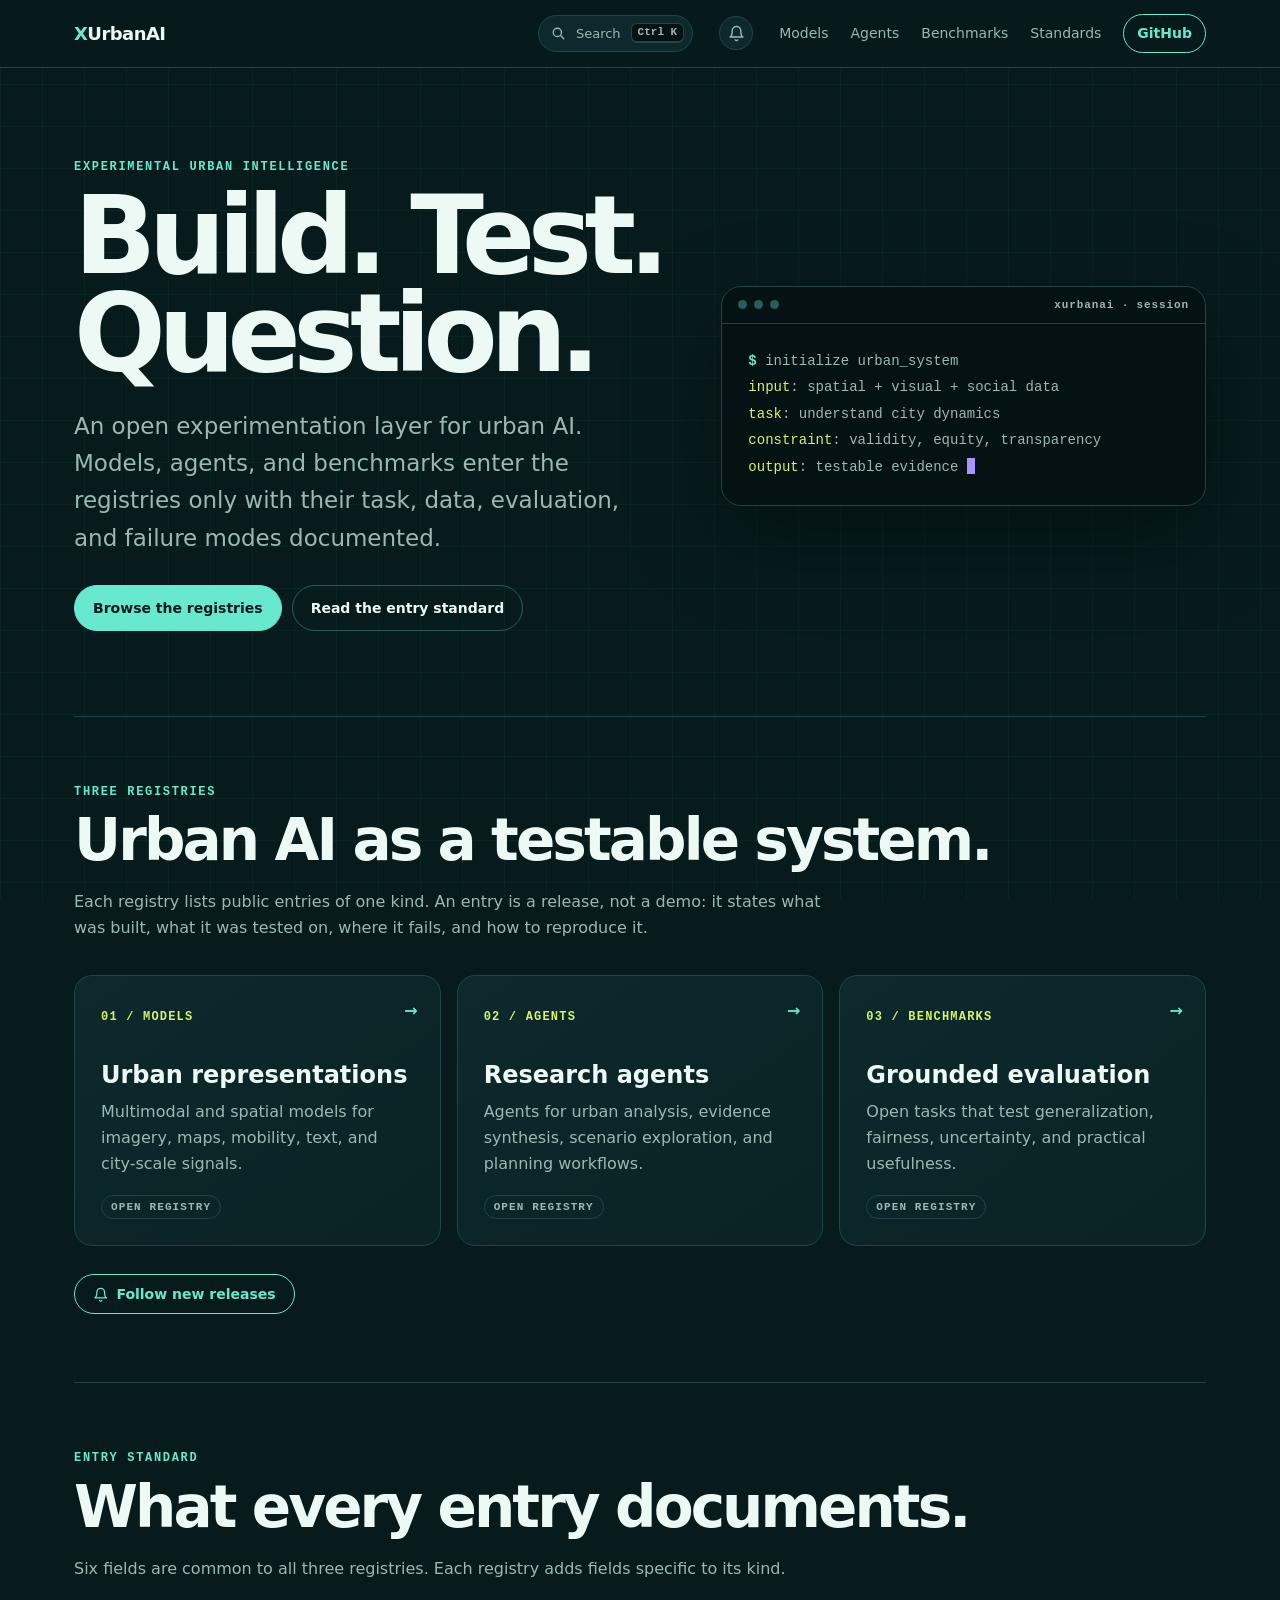
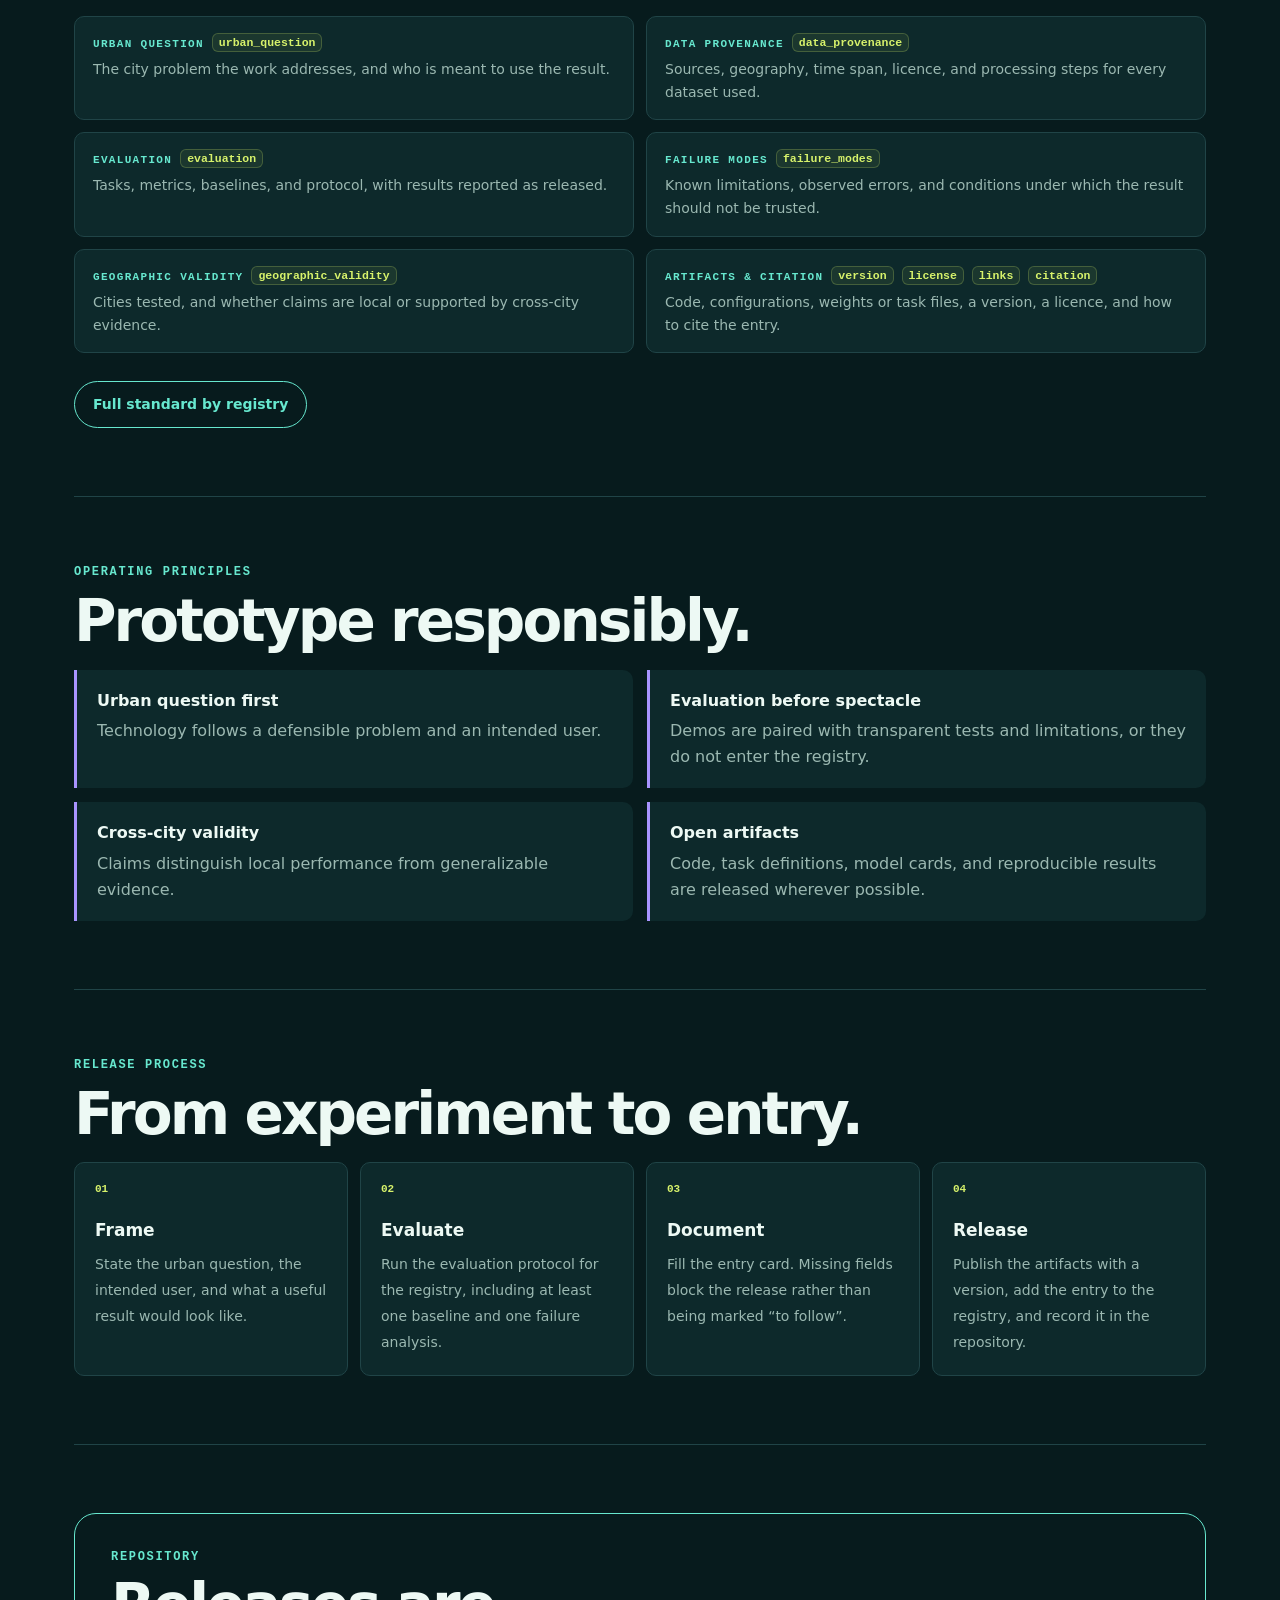
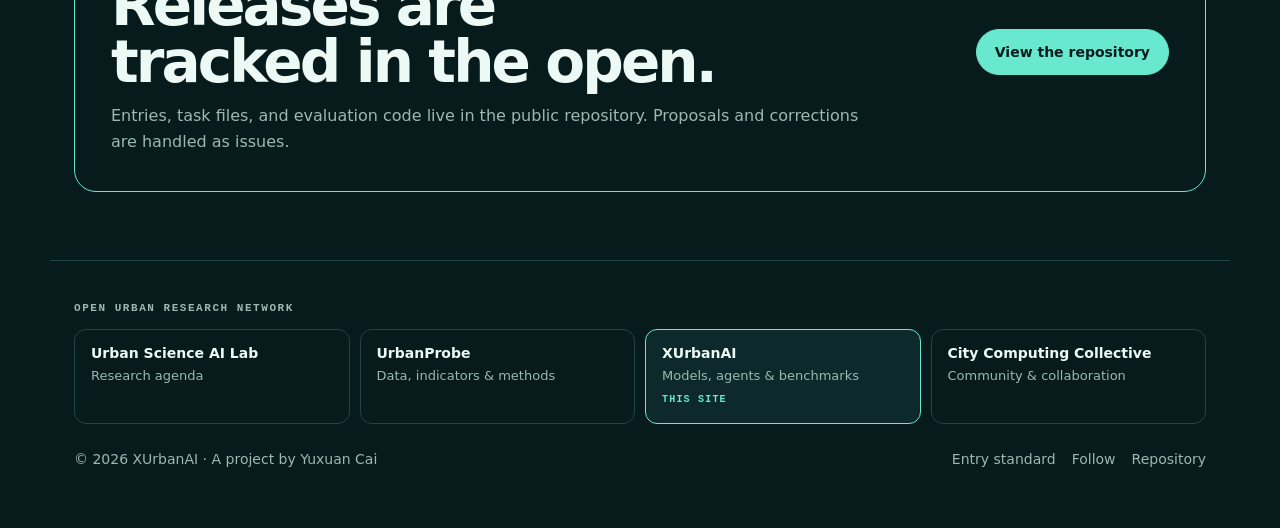
<file: index.html>
<!doctype html>
<html lang="en">
<head>
  <meta charset="utf-8">
  <meta name="viewport" content="width=device-width,initial-scale=1">
  <title>XUrbanAI — Experimental Urban Intelligence</title>
  <meta name="description" content="XUrbanAI is an open experimentation layer for urban AI: registries of models, agents, and benchmarks, each documented with its task, data, evaluation, and failure modes.">
  <link rel="canonical" href="https://xurbanai.com/">
  <meta name="theme-color" content="#071b1d">
  <meta property="og:type" content="website">
  <meta property="og:site_name" content="XUrbanAI">
  <meta property="og:title" content="XUrbanAI — Experimental Urban Intelligence">
  <meta property="og:description" content="Registries of urban AI models, agents, and benchmarks, each documented with its task, data, evaluation, and failure modes.">
  <meta property="og:url" content="https://xurbanai.com/">
  <meta property="og:image" content="https://xurbanai.com/assets/og.png">
  <meta property="og:image:width" content="1200">
  <meta property="og:image:height" content="630">
  <meta property="og:image:alt" content="XUrbanAI: Build. Test. Question. Registries of urban AI models, agents, and benchmarks.">
  <meta name="twitter:card" content="summary_large_image">
  <link rel="icon" href="data:image/svg+xml,%3Csvg xmlns='http://www.w3.org/2000/svg' viewBox='0 0 64 64'%3E%3Crect width='64' height='64' rx='14' fill='%23071b1d'/%3E%3Ctext x='32' y='45' text-anchor='middle' font-family='system-ui,sans-serif' font-weight='900' font-size='38' fill='%2367e8cf'%3EX%3C/text%3E%3C/svg%3E">
  <link rel="alternate" type="application/rss+xml" title="XUrbanAI releases" href="feeds/releases.xml">
  <link rel="stylesheet" href="assets/follow.css">
  <link rel="stylesheet" href="assets/site.css">
  <script type="application/ld+json">
{
    "@context": "https://schema.org",
    "@type": "WebSite",
    "name": "XUrbanAI",
    "url": "https://xurbanai.com/",
    "description": "An open experimentation layer for urban AI: registries of models, agents, and benchmarks, each documented with its task, data, evaluation, and failure modes.",
    "publisher": {
      "@type": "Person",
      "name": "Yuxuan Cai",
      "url": "https://yuxuancai.com"
    },
    "inLanguage": "en"
  }
  </script>
</head>
<body>
  <a class="skip" href="#main">Skip to content</a>
  <header>
    <div class="nav">
      <a class="brand" href="index.html" aria-current="page"><span>X</span>UrbanAI</a>
      <button class="nav-search" type="button" data-palette hidden aria-label="Search"><svg viewBox="0 0 20 20" aria-hidden="true"><circle cx="8.5" cy="8.5" r="5.5"/><path d="m13 13 4 4"/></svg><span>Search</span><kbd>Ctrl K</kbd></button>
      <a class="nav-follow" href="follow.html" aria-label="Follow updates"><svg viewBox="0 0 24 24" fill="none" stroke="currentColor" stroke-width="2" stroke-linecap="round" stroke-linejoin="round" aria-hidden="true" focusable="false"><path d="M6 8a6 6 0 0 1 12 0c0 7 3 9 3 9H3s3-2 3-9"/><path d="M10.3 21a1.94 1.94 0 0 0 3.4 0"/></svg></a>
      <button class="nav-toggle" type="button" aria-label="Menu" aria-expanded="false" aria-controls="site-nav"><span></span><span></span><span></span></button>
      <nav id="site-nav" aria-label="Primary">
        <a href="models.html">Models</a>
        <a href="agents.html">Agents</a>
        <a href="benchmarks.html">Benchmarks</a>
        <a href="standards.html">Standards</a>
        <a class="cta" href="https://github.com/Hamsterradcc/xurbanai.com">GitHub</a>
      </nav>
    </div>
  </header>

  <main id="main">
    <section class="hero">
      <div>
        <div class="eyebrow">Experimental urban intelligence</div>
        <h1>Build. Test. Question.</h1>
        <p class="lead">An open experimentation layer for urban AI. Models, agents, and benchmarks enter the registries only with their task, data, evaluation, and failure modes documented.</p>
        <div class="actions">
          <a class="button solid" href="#registries">Browse the registries</a>
          <a class="button ghost" href="standards.html">Read the entry standard</a>
        </div>
      </div>
      <div class="terminal" aria-hidden="true">
        <div class="bar"><i></i><i></i><i></i><small>xurbanai · session</small></div>
        <div class="code">
          <div><b>$</b> initialize urban_system</div>
          <div><em>input</em>: spatial + visual + social data</div>
          <div><em>task</em>: understand city dynamics</div>
          <div><em>constraint</em>: validity, equity, transparency</div>
          <div><em>output</em>: testable evidence <span class="cursor"></span></div>
        </div>
      </div>
    </section>

    <section id="registries">
      <div class="eyebrow">Three registries</div>
      <h2>Urban AI as a testable system.</h2>
      <p class="intro">Each registry lists public entries of one kind. An entry is a release, not a demo: it states what was built, what it was tested on, where it fails, and how to reproduce it.</p>
      <div class="grid">
        <a class="card" href="models.html">
          <span class="icon">01 / MODELS</span><span class="more" aria-hidden="true">→</span>
          <h3>Urban representations</h3>
          <p>Multimodal and spatial models for imagery, maps, mobility, text, and city-scale signals.</p>
          <span class="count" data-count="models">Open registry</span>
        </a>
        <a class="card" href="agents.html">
          <span class="icon">02 / AGENTS</span><span class="more" aria-hidden="true">→</span>
          <h3>Research agents</h3>
          <p>Agents for urban analysis, evidence synthesis, scenario exploration, and planning workflows.</p>
          <span class="count" data-count="agents">Open registry</span>
        </a>
        <a class="card" href="benchmarks.html">
          <span class="icon">03 / BENCHMARKS</span><span class="more" aria-hidden="true">→</span>
          <h3>Grounded evaluation</h3>
          <p>Open tasks that test generalization, fairness, uncertainty, and practical usefulness.</p>
          <span class="count" data-count="benchmarks">Open registry</span>
        </a>
      </div>
      <div class="actions"><a class="follow-btn" data-follow data-follow-title="XUrbanAI releases" data-follow-what="Every new and updated release." data-follow-feed="feeds/releases.xml" data-follow-github="https://github.com/Hamsterradcc/xurbanai.com" data-follow-github-kind="releases" href="follow.html"><svg class="follow-icon" viewBox="0 0 24 24" width="18" height="18" fill="none" stroke="currentColor" stroke-width="2" stroke-linecap="round" stroke-linejoin="round" aria-hidden="true" focusable="false"><path d="M6 8a6 6 0 0 1 12 0c0 7 3 9 3 9H3s3-2 3-9"/><path d="M10.3 21a1.94 1.94 0 0 0 3.4 0"/></svg><span>Follow new releases</span></a></div>
    </section>

    <section id="latest" data-latest hidden>
      <div class="section-head"><div><div class="eyebrow">Latest releases</div><h2>New and updated.</h2></div><a class="more-link" href="feeds/releases.xml">Subscribe (RSS)</a></div>
      <div class="registry" data-slot="list"></div>
    </section>

    <section id="standard">
      <div class="eyebrow">Entry standard</div>
      <h2>What every entry documents.</h2>
      <p class="intro">Six fields are common to all three registries. Each registry adds fields specific to its kind.</p>
      <!-- build:common -->
      <dl class="fields">
        <div><dt>Urban question <code class="key">urban_question</code></dt><dd>The city problem the work addresses, and who is meant to use the result.</dd></div>
        <div><dt>Data provenance <code class="key">data_provenance</code></dt><dd>Sources, geography, time span, licence, and processing steps for every dataset used.</dd></div>
        <div><dt>Evaluation <code class="key">evaluation</code></dt><dd>Tasks, metrics, baselines, and protocol, with results reported as released.</dd></div>
        <div><dt>Failure modes <code class="key">failure_modes</code></dt><dd>Known limitations, observed errors, and conditions under which the result should not be trusted.</dd></div>
        <div><dt>Geographic validity <code class="key">geographic_validity</code></dt><dd>Cities tested, and whether claims are local or supported by cross-city evidence.</dd></div>
        <div><dt>Artifacts &amp; citation <code class="key">version</code> <code class="key">license</code> <code class="key">links</code> <code class="key">citation</code></dt><dd>Code, configurations, weights or task files, a version, a licence, and how to cite the entry.</dd></div>
      </dl>
      <!-- /build:common -->
      <div class="actions"><a class="button" href="standards.html">Full standard by registry</a></div>
    </section>

    <section id="principles">
      <div class="eyebrow">Operating principles</div>
      <h2>Prototype responsibly.</h2>
      <div class="principles">
        <div class="principle"><strong>Urban question first</strong><span>Technology follows a defensible problem and an intended user.</span></div>
        <div class="principle"><strong>Evaluation before spectacle</strong><span>Demos are paired with transparent tests and limitations, or they do not enter the registry.</span></div>
        <div class="principle"><strong>Cross-city validity</strong><span>Claims distinguish local performance from generalizable evidence.</span></div>
        <div class="principle"><strong>Open artifacts</strong><span>Code, task definitions, model cards, and reproducible results are released wherever possible.</span></div>
      </div>
    </section>

    <section id="release">
      <div class="eyebrow">Release process</div>
      <h2>From experiment to entry.</h2>
      <div class="steps">
        <div class="step"><strong>Frame</strong><span>State the urban question, the intended user, and what a useful result would look like.</span></div>
        <div class="step"><strong>Evaluate</strong><span>Run the evaluation protocol for the registry, including at least one baseline and one failure analysis.</span></div>
        <div class="step"><strong>Document</strong><span>Fill the entry card. Missing fields block the release rather than being marked “to follow”.</span></div>
        <div class="step"><strong>Release</strong><span>Publish the artifacts with a version, add the entry to the registry, and record it in the repository.</span></div>
      </div>
    </section>

    <section>
      <div class="callout">
        <div>
          <div class="eyebrow">Repository</div>
          <h2>Releases are tracked in the open.</h2>
          <p class="intro">Entries, task files, and evaluation code live in the public repository. Proposals and corrections are handled as issues.</p>
        </div>
        <a class="button solid" href="https://github.com/Hamsterradcc/xurbanai.com">View the repository</a>
      </div>
    </section>
  </main>

  <footer>
    <p class="network-title" id="network-title">Open urban research network</p>
    <ul class="network" aria-labelledby="network-title">
        <li><a href="https://urbanscience.ai"><strong>Urban Science AI Lab</strong><span>Research agenda</span></a></li>
        <li><a href="https://urbanprobe.com"><strong>UrbanProbe</strong><span>Data, indicators &amp; methods</span></a></li>
        <li><div class="here"><strong>XUrbanAI</strong><span>Models, agents &amp; benchmarks</span><small>This site</small></div></li>
        <li><a href="https://citycomputingcollective.com"><strong>City Computing Collective</strong><span>Community &amp; collaboration</span></a></li>
    </ul>
    <div class="footer-base">
      <span>&copy; 2026 XUrbanAI &middot; A project by <a href="https://yuxuancai.com">Yuxuan Cai</a></span>
      <div class="links"><a href="standards.html">Entry standard</a><a href="follow.html">Follow</a><a href="https://github.com/Hamsterradcc/xurbanai.com">Repository</a></div>
    </div>
  </footer>
  <script src="assets/follow.js"></script>
  <script src="assets/site.js"></script>
  <script src="assets/palette.js"></script>
</body>
</html>
</file>
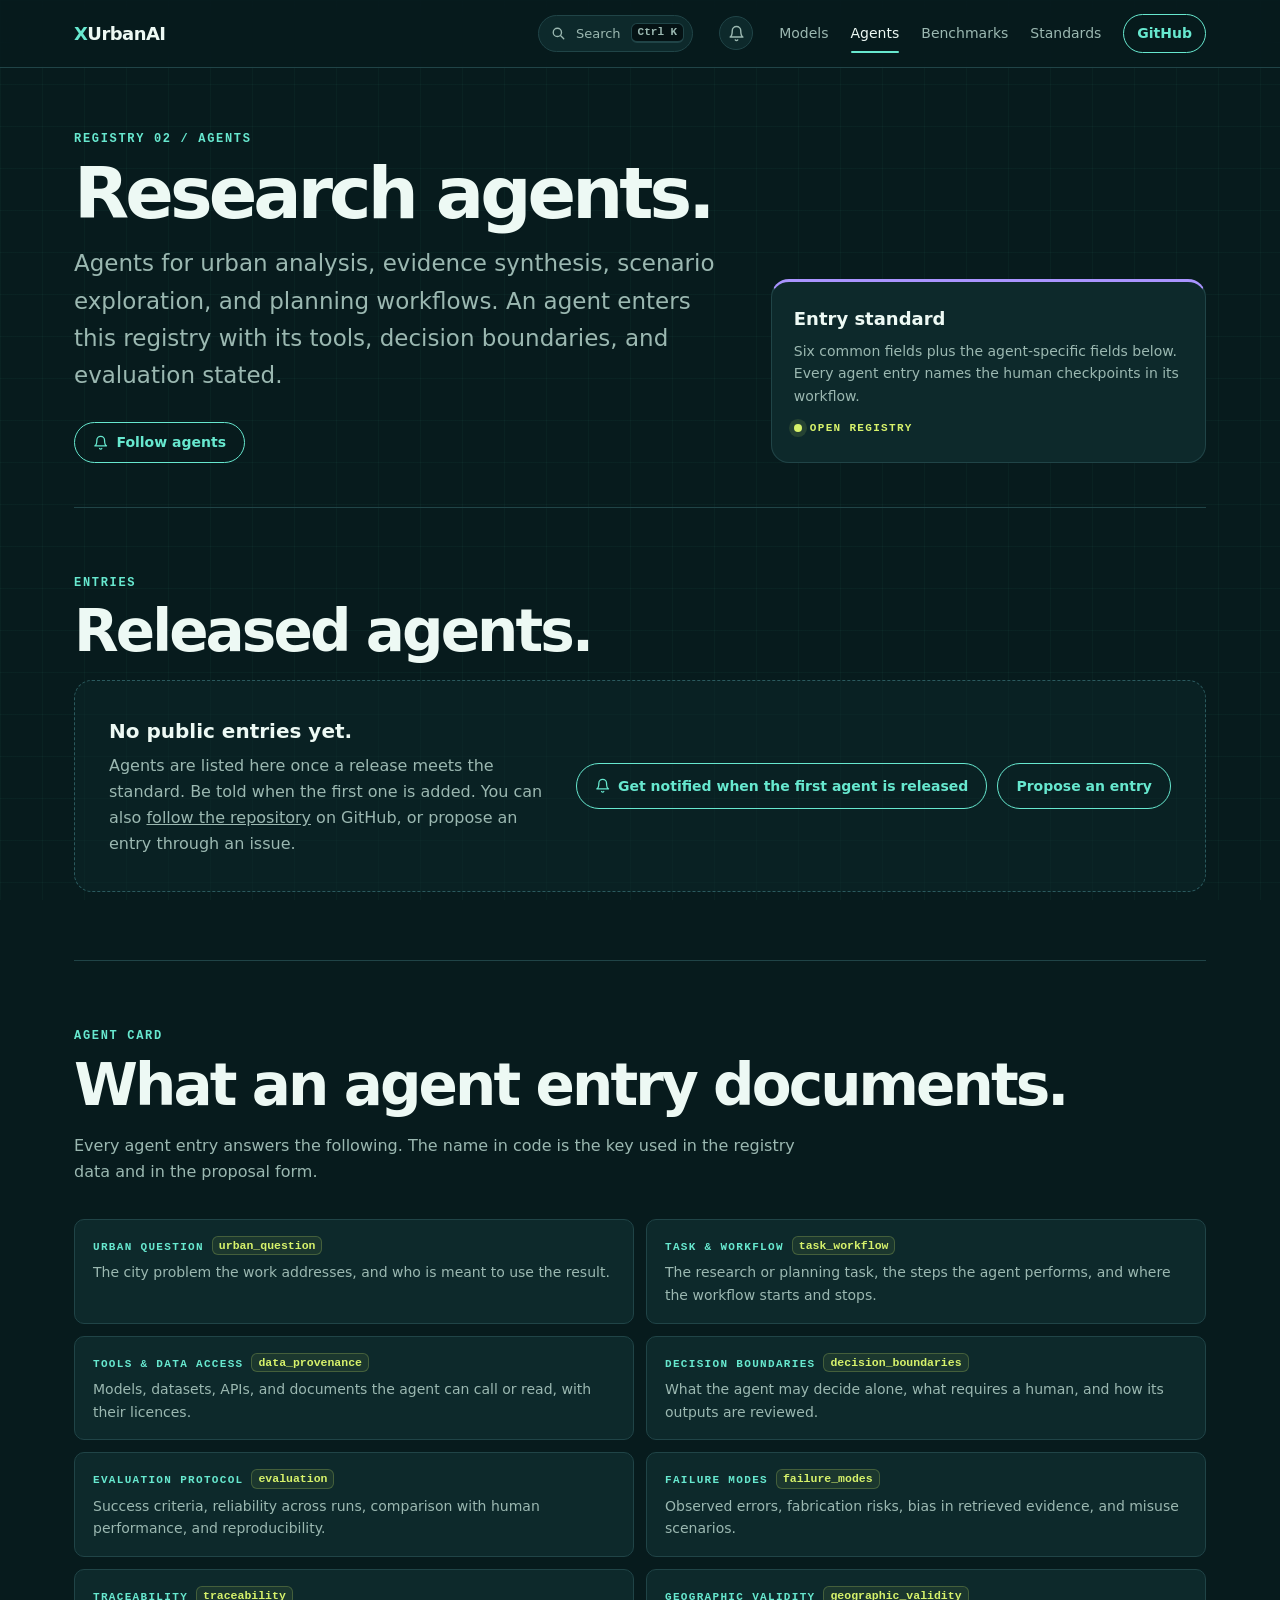
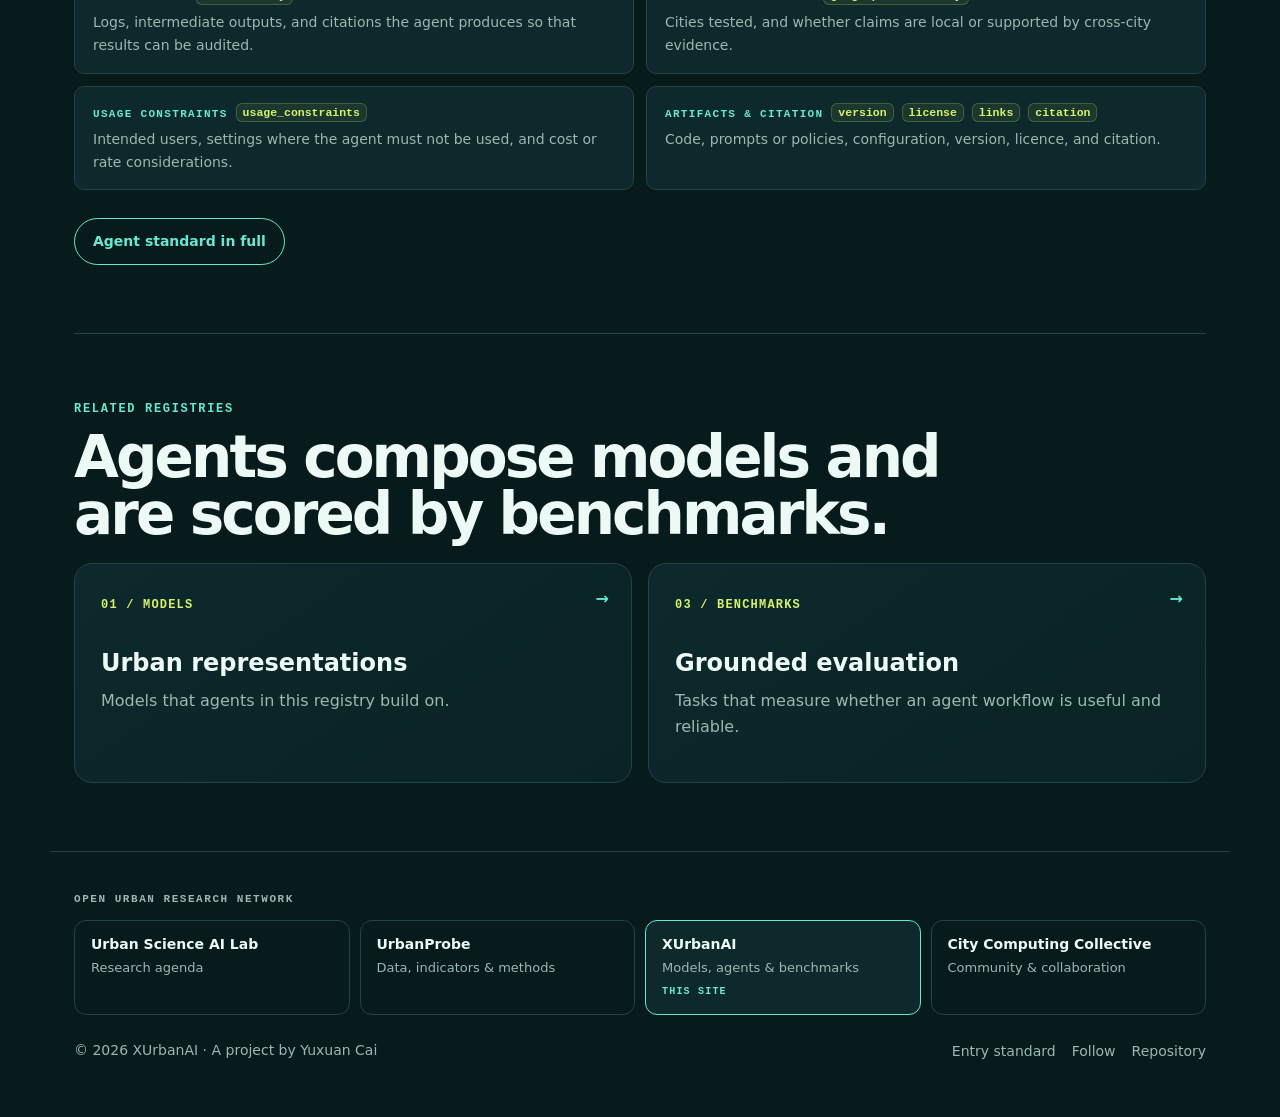
<file: agents.html>
<!doctype html>
<html lang="en">
<head>
  <meta charset="utf-8">
  <meta name="viewport" content="width=device-width,initial-scale=1">
  <title>Agents — XUrbanAI</title>
  <meta name="description" content="Registry of urban research agents on XUrbanAI: workflows for analysis, evidence synthesis, and scenario exploration, documented with their tools, oversight, evaluation, and failure modes.">
  <link rel="canonical" href="https://xurbanai.com/agents.html">
  <meta name="theme-color" content="#071b1d">
  <meta property="og:type" content="website">
  <meta property="og:site_name" content="XUrbanAI">
  <meta property="og:title" content="Agents — XUrbanAI">
  <meta property="og:description" content="Registry of urban research agents documented with their tools, oversight, evaluation, and failure modes.">
  <meta property="og:url" content="https://xurbanai.com/agents.html">
  <meta property="og:image" content="https://xurbanai.com/assets/og.png">
  <meta property="og:image:width" content="1200">
  <meta property="og:image:height" content="630">
  <meta property="og:image:alt" content="XUrbanAI: Build. Test. Question. Registries of urban AI models, agents, and benchmarks.">
  <meta name="twitter:card" content="summary_large_image">
  <link rel="icon" href="data:image/svg+xml,%3Csvg xmlns='http://www.w3.org/2000/svg' viewBox='0 0 64 64'%3E%3Crect width='64' height='64' rx='14' fill='%23071b1d'/%3E%3Ctext x='32' y='45' text-anchor='middle' font-family='system-ui,sans-serif' font-weight='900' font-size='38' fill='%2367e8cf'%3EX%3C/text%3E%3C/svg%3E">
  <link rel="alternate" type="application/rss+xml" title="XUrbanAI releases" href="feeds/releases.xml">
  <link rel="alternate" type="application/rss+xml" title="XUrbanAI agents" href="feeds/agents.xml">
  <link rel="stylesheet" href="assets/follow.css">
  <link rel="stylesheet" href="assets/site.css">
</head>
<body>
  <a class="skip" href="#main">Skip to content</a>
  <header>
    <div class="nav">
      <a class="brand" href="index.html"><span>X</span>UrbanAI</a>
      <button class="nav-search" type="button" data-palette hidden aria-label="Search"><svg viewBox="0 0 20 20" aria-hidden="true"><circle cx="8.5" cy="8.5" r="5.5"/><path d="m13 13 4 4"/></svg><span>Search</span><kbd>Ctrl K</kbd></button>
      <a class="nav-follow" href="follow.html" aria-label="Follow updates"><svg viewBox="0 0 24 24" fill="none" stroke="currentColor" stroke-width="2" stroke-linecap="round" stroke-linejoin="round" aria-hidden="true" focusable="false"><path d="M6 8a6 6 0 0 1 12 0c0 7 3 9 3 9H3s3-2 3-9"/><path d="M10.3 21a1.94 1.94 0 0 0 3.4 0"/></svg></a>
      <button class="nav-toggle" type="button" aria-label="Menu" aria-expanded="false" aria-controls="site-nav"><span></span><span></span><span></span></button>
      <nav id="site-nav" aria-label="Primary">
        <a href="models.html">Models</a>
        <a href="agents.html" aria-current="page">Agents</a>
        <a href="benchmarks.html">Benchmarks</a>
        <a href="standards.html">Standards</a>
        <a class="cta" href="https://github.com/Hamsterradcc/xurbanai.com">GitHub</a>
      </nav>
    </div>
  </header>

  <main id="main">
    <div class="page-hero">
      <div>
        <div class="eyebrow">Registry 02 / Agents</div>
        <h1>Research agents.</h1>
        <p class="lead">Agents for urban analysis, evidence synthesis, scenario exploration, and planning workflows. An agent enters this registry with its tools, decision boundaries, and evaluation stated.</p>
        <div class="actions"><a class="follow-btn" data-follow data-follow-title="XUrbanAI agents" data-follow-what="New and updated agents, and deprecations." data-follow-feed="feeds/agents.xml" data-follow-github="https://github.com/Hamsterradcc/xurbanai.com" data-follow-github-kind="releases" href="follow.html"><svg class="follow-icon" viewBox="0 0 24 24" width="18" height="18" fill="none" stroke="currentColor" stroke-width="2" stroke-linecap="round" stroke-linejoin="round" aria-hidden="true" focusable="false"><path d="M6 8a6 6 0 0 1 12 0c0 7 3 9 3 9H3s3-2 3-9"/><path d="M10.3 21a1.94 1.94 0 0 0 3.4 0"/></svg><span>Follow agents</span></a></div>
      </div>
      <aside class="note">
        <strong>Entry standard</strong>
        <p>Six common fields plus the agent-specific fields below. Every agent entry names the human checkpoints in its workflow.</p>
        <span class="status"><i></i>Open registry</span>
      </aside>
    </div>

    <section id="entries">
      <div class="eyebrow">Entries</div>
      <h2>Released agents.</h2>
      <div data-registry="agents">
        <div class="empty">
          <div>
            <strong>No public entries yet.</strong>
            <p>Agents are listed here once a release meets the standard. Be told when the first one is added. You can also <a href="https://github.com/Hamsterradcc/xurbanai.com" rel="noopener">follow the repository</a> on GitHub, or propose an entry through an issue.</p>
          </div>
          <div class="actions">
            <a class="follow-btn" data-follow data-follow-title="XUrbanAI agents" data-follow-what="New and updated agents, and deprecations." data-follow-feed="feeds/agents.xml" data-follow-github="https://github.com/Hamsterradcc/xurbanai.com" data-follow-github-kind="releases" href="follow.html"><svg class="follow-icon" viewBox="0 0 24 24" width="18" height="18" fill="none" stroke="currentColor" stroke-width="2" stroke-linecap="round" stroke-linejoin="round" aria-hidden="true" focusable="false"><path d="M6 8a6 6 0 0 1 12 0c0 7 3 9 3 9H3s3-2 3-9"/><path d="M10.3 21a1.94 1.94 0 0 0 3.4 0"/></svg><span>Get notified when the first agent is released</span></a>
            <a class="button" href="https://github.com/Hamsterradcc/xurbanai.com/issues/new?template=agent-entry.yml">Propose an entry</a>
          </div>
        </div>
      </div>
    </section>

    <section id="card">
      <div class="eyebrow">Agent card</div>
      <h2>What an agent entry documents.</h2>
      <p class="intro">Every agent entry answers the following. The name in code is the key used in the registry data and in the proposal form.</p>
      <!-- build:card agents -->
      <dl class="fields">
        <div><dt>Urban question <code class="key">urban_question</code></dt><dd>The city problem the work addresses, and who is meant to use the result.</dd></div>
        <div><dt>Task &amp; workflow <code class="key">task_workflow</code></dt><dd>The research or planning task, the steps the agent performs, and where the workflow starts and stops.</dd></div>
        <div><dt>Tools &amp; data access <code class="key">data_provenance</code></dt><dd>Models, datasets, APIs, and documents the agent can call or read, with their licences.</dd></div>
        <div><dt>Decision boundaries <code class="key">decision_boundaries</code></dt><dd>What the agent may decide alone, what requires a human, and how its outputs are reviewed.</dd></div>
        <div><dt>Evaluation protocol <code class="key">evaluation</code></dt><dd>Success criteria, reliability across runs, comparison with human performance, and reproducibility.</dd></div>
        <div><dt>Failure modes <code class="key">failure_modes</code></dt><dd>Observed errors, fabrication risks, bias in retrieved evidence, and misuse scenarios.</dd></div>
        <div><dt>Traceability <code class="key">traceability</code></dt><dd>Logs, intermediate outputs, and citations the agent produces so that results can be audited.</dd></div>
        <div><dt>Geographic validity <code class="key">geographic_validity</code></dt><dd>Cities tested, and whether claims are local or supported by cross-city evidence.</dd></div>
        <div><dt>Usage constraints <code class="key">usage_constraints</code></dt><dd>Intended users, settings where the agent must not be used, and cost or rate considerations.</dd></div>
        <div><dt>Artifacts &amp; citation <code class="key">version</code> <code class="key">license</code> <code class="key">links</code> <code class="key">citation</code></dt><dd>Code, prompts or policies, configuration, version, licence, and citation.</dd></div>
      </dl>
      <!-- /build:card agents -->
      <div class="actions"><a class="button" href="standards.html#agents">Agent standard in full</a></div>
    </section>

    <section id="related">
      <div class="eyebrow">Related registries</div>
      <h2>Agents compose models and are scored by benchmarks.</h2>
      <div class="grid two">
        <a class="card" href="models.html"><span class="icon">01 / MODELS</span><span class="more" aria-hidden="true">→</span><h3>Urban representations</h3><p>Models that agents in this registry build on.</p></a>
        <a class="card" href="benchmarks.html"><span class="icon">03 / BENCHMARKS</span><span class="more" aria-hidden="true">→</span><h3>Grounded evaluation</h3><p>Tasks that measure whether an agent workflow is useful and reliable.</p></a>
      </div>
    </section>
  </main>

  <footer>
    <p class="network-title" id="network-title">Open urban research network</p>
    <ul class="network" aria-labelledby="network-title">
        <li><a href="https://urbanscience.ai"><strong>Urban Science AI Lab</strong><span>Research agenda</span></a></li>
        <li><a href="https://urbanprobe.com"><strong>UrbanProbe</strong><span>Data, indicators &amp; methods</span></a></li>
        <li><div class="here"><strong>XUrbanAI</strong><span>Models, agents &amp; benchmarks</span><small>This site</small></div></li>
        <li><a href="https://citycomputingcollective.com"><strong>City Computing Collective</strong><span>Community &amp; collaboration</span></a></li>
    </ul>
    <div class="footer-base">
      <span>&copy; 2026 XUrbanAI &middot; A project by <a href="https://yuxuancai.com">Yuxuan Cai</a></span>
      <div class="links"><a href="standards.html">Entry standard</a><a href="follow.html">Follow</a><a href="https://github.com/Hamsterradcc/xurbanai.com">Repository</a></div>
    </div>
  </footer>
  <script src="assets/follow.js"></script>
  <script src="assets/site.js"></script>
  <script src="assets/palette.js"></script>
</body>
</html>
</file>
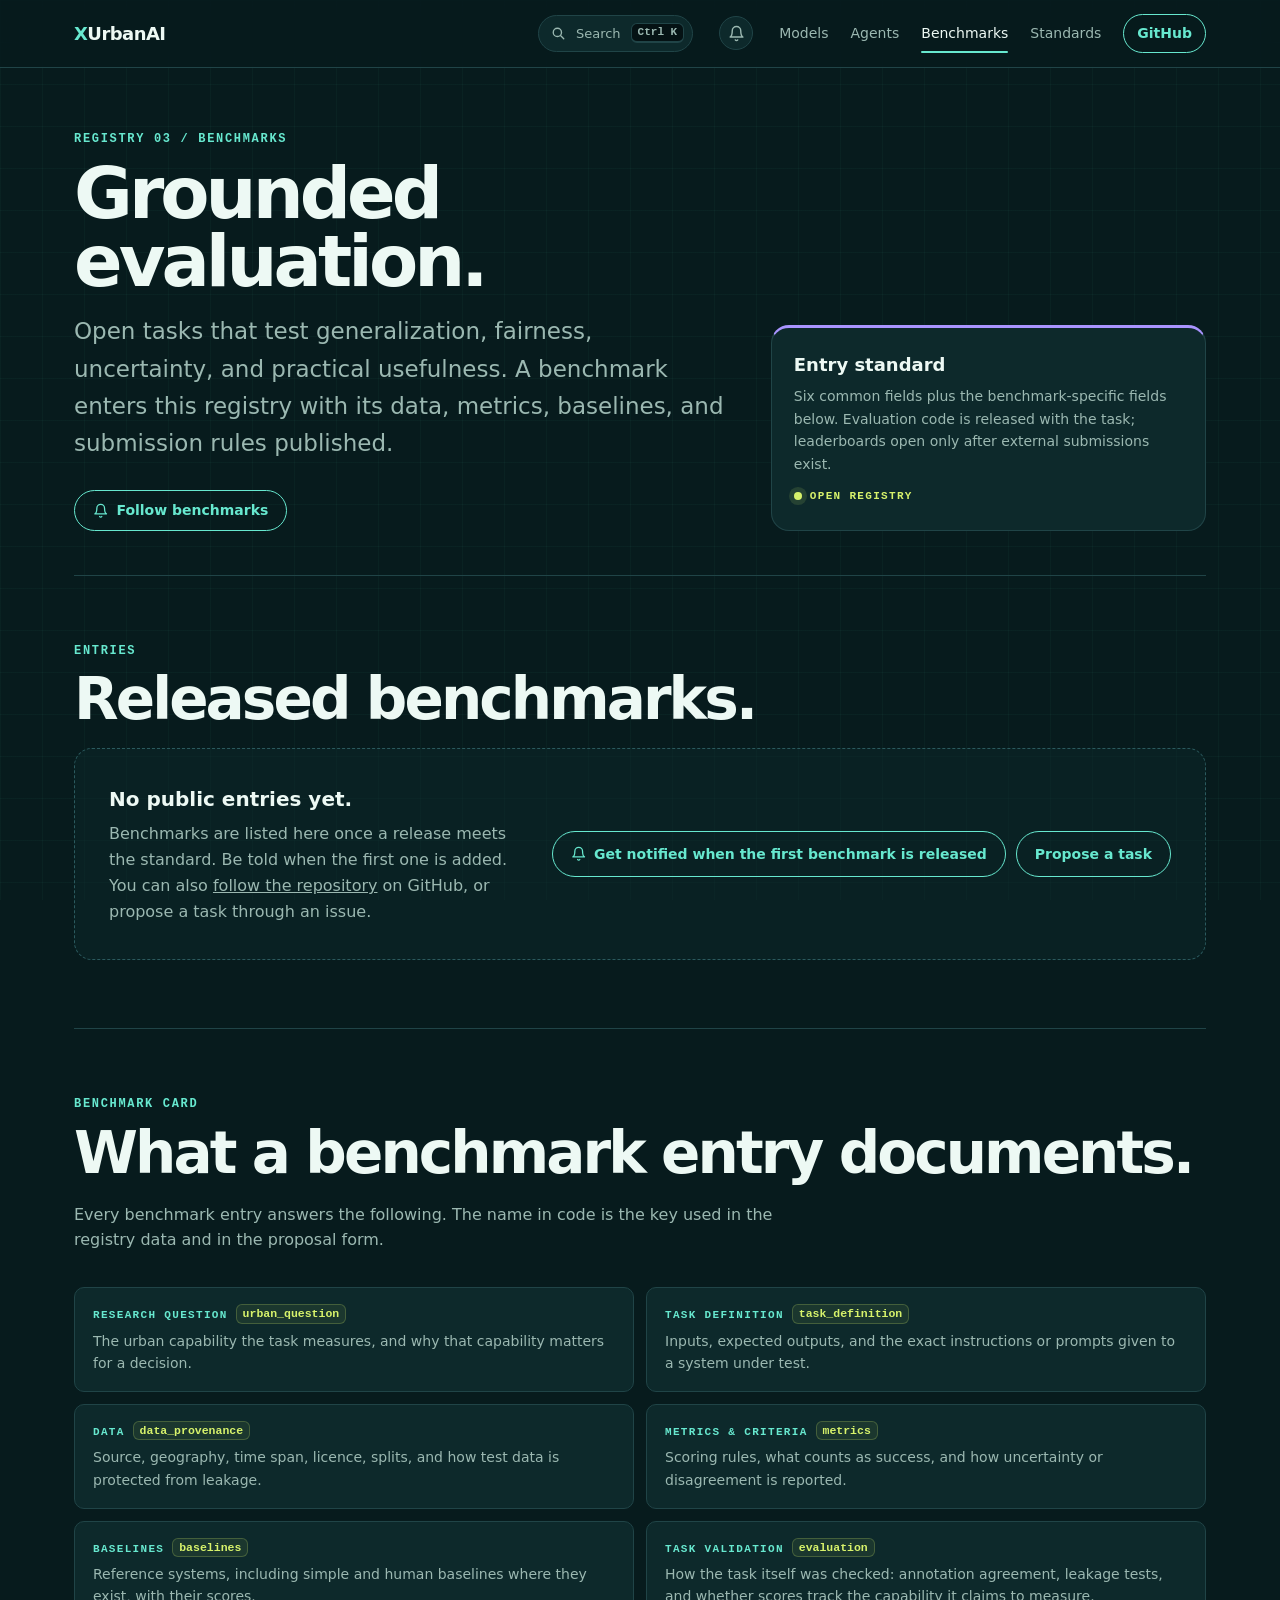
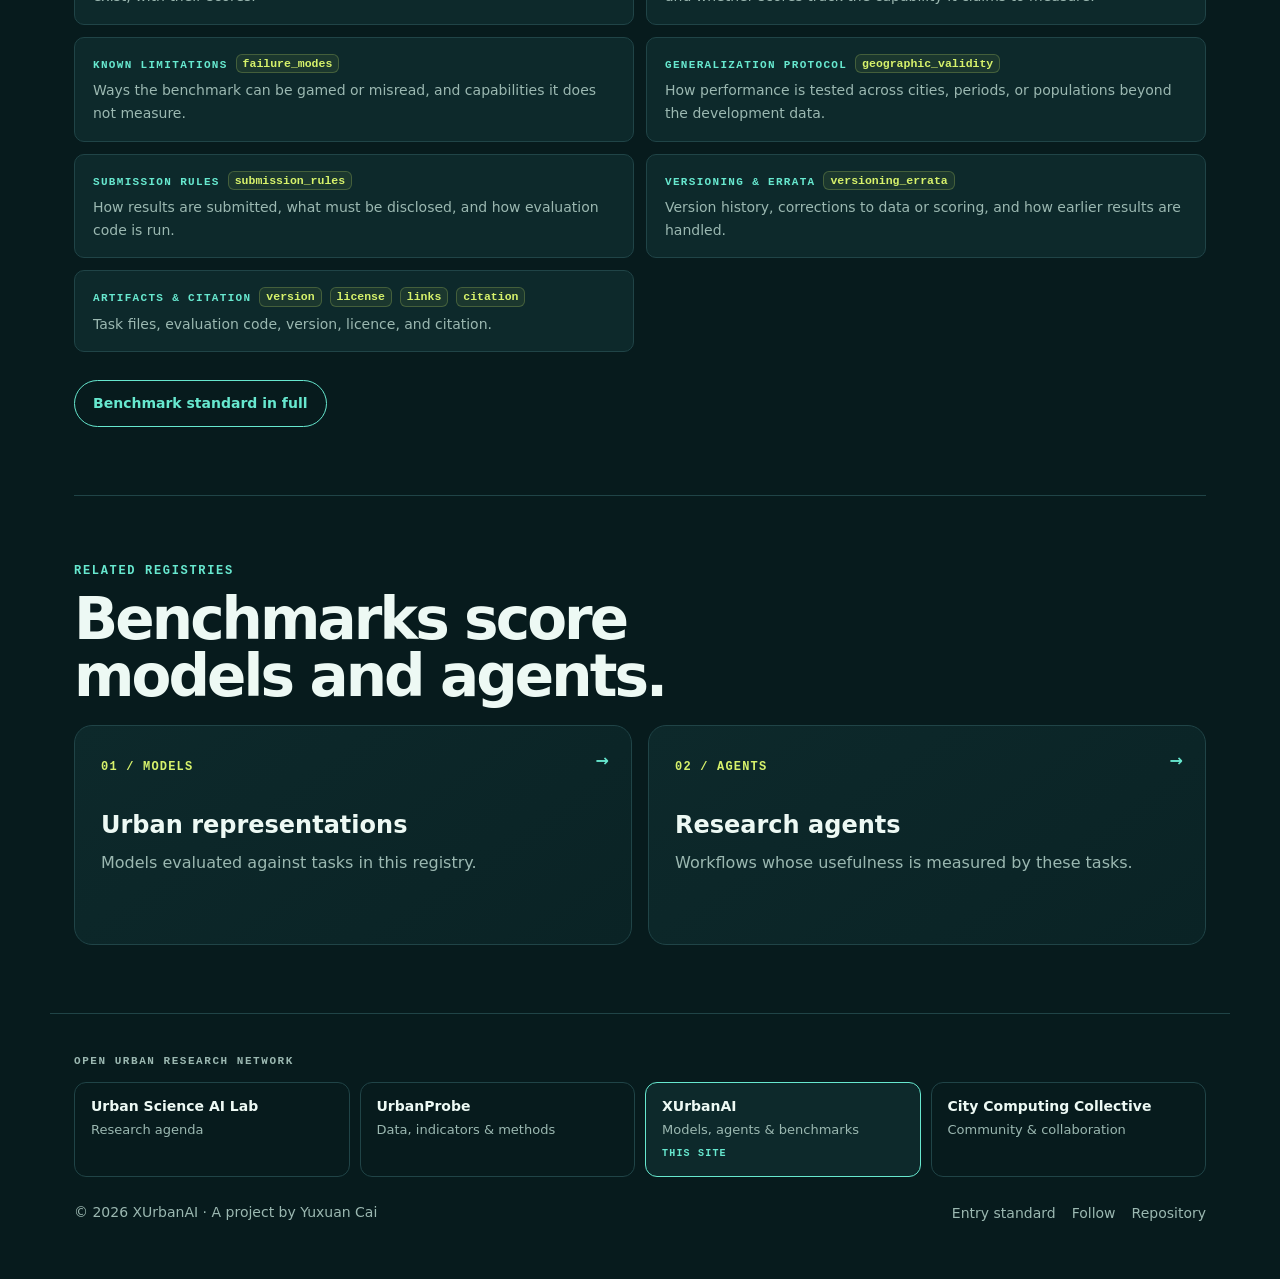
<file: benchmarks.html>
<!doctype html>
<html lang="en">
<head>
  <meta charset="utf-8">
  <meta name="viewport" content="width=device-width,initial-scale=1">
  <title>Benchmarks — XUrbanAI</title>
  <meta name="description" content="Registry of urban AI benchmarks on XUrbanAI: open tasks with data splits, metrics, baselines, submission rules, and geographic generalization protocols.">
  <link rel="canonical" href="https://xurbanai.com/benchmarks.html">
  <meta name="theme-color" content="#071b1d">
  <meta property="og:type" content="website">
  <meta property="og:site_name" content="XUrbanAI">
  <meta property="og:title" content="Benchmarks — XUrbanAI">
  <meta property="og:description" content="Registry of urban AI benchmarks with data splits, metrics, baselines, submission rules, and geographic generalization protocols.">
  <meta property="og:url" content="https://xurbanai.com/benchmarks.html">
  <meta property="og:image" content="https://xurbanai.com/assets/og.png">
  <meta property="og:image:width" content="1200">
  <meta property="og:image:height" content="630">
  <meta property="og:image:alt" content="XUrbanAI: Build. Test. Question. Registries of urban AI models, agents, and benchmarks.">
  <meta name="twitter:card" content="summary_large_image">
  <link rel="icon" href="data:image/svg+xml,%3Csvg xmlns='http://www.w3.org/2000/svg' viewBox='0 0 64 64'%3E%3Crect width='64' height='64' rx='14' fill='%23071b1d'/%3E%3Ctext x='32' y='45' text-anchor='middle' font-family='system-ui,sans-serif' font-weight='900' font-size='38' fill='%2367e8cf'%3EX%3C/text%3E%3C/svg%3E">
  <link rel="alternate" type="application/rss+xml" title="XUrbanAI releases" href="feeds/releases.xml">
  <link rel="alternate" type="application/rss+xml" title="XUrbanAI benchmarks" href="feeds/benchmarks.xml">
  <link rel="stylesheet" href="assets/follow.css">
  <link rel="stylesheet" href="assets/site.css">
</head>
<body>
  <a class="skip" href="#main">Skip to content</a>
  <header>
    <div class="nav">
      <a class="brand" href="index.html"><span>X</span>UrbanAI</a>
      <button class="nav-search" type="button" data-palette hidden aria-label="Search"><svg viewBox="0 0 20 20" aria-hidden="true"><circle cx="8.5" cy="8.5" r="5.5"/><path d="m13 13 4 4"/></svg><span>Search</span><kbd>Ctrl K</kbd></button>
      <a class="nav-follow" href="follow.html" aria-label="Follow updates"><svg viewBox="0 0 24 24" fill="none" stroke="currentColor" stroke-width="2" stroke-linecap="round" stroke-linejoin="round" aria-hidden="true" focusable="false"><path d="M6 8a6 6 0 0 1 12 0c0 7 3 9 3 9H3s3-2 3-9"/><path d="M10.3 21a1.94 1.94 0 0 0 3.4 0"/></svg></a>
      <button class="nav-toggle" type="button" aria-label="Menu" aria-expanded="false" aria-controls="site-nav"><span></span><span></span><span></span></button>
      <nav id="site-nav" aria-label="Primary">
        <a href="models.html">Models</a>
        <a href="agents.html">Agents</a>
        <a href="benchmarks.html" aria-current="page">Benchmarks</a>
        <a href="standards.html">Standards</a>
        <a class="cta" href="https://github.com/Hamsterradcc/xurbanai.com">GitHub</a>
      </nav>
    </div>
  </header>

  <main id="main">
    <div class="page-hero">
      <div>
        <div class="eyebrow">Registry 03 / Benchmarks</div>
        <h1>Grounded evaluation.</h1>
        <p class="lead">Open tasks that test generalization, fairness, uncertainty, and practical usefulness. A benchmark enters this registry with its data, metrics, baselines, and submission rules published.</p>
        <div class="actions"><a class="follow-btn" data-follow data-follow-title="XUrbanAI benchmarks" data-follow-what="New and updated benchmarks, and deprecations." data-follow-feed="feeds/benchmarks.xml" data-follow-github="https://github.com/Hamsterradcc/xurbanai.com" data-follow-github-kind="releases" href="follow.html"><svg class="follow-icon" viewBox="0 0 24 24" width="18" height="18" fill="none" stroke="currentColor" stroke-width="2" stroke-linecap="round" stroke-linejoin="round" aria-hidden="true" focusable="false"><path d="M6 8a6 6 0 0 1 12 0c0 7 3 9 3 9H3s3-2 3-9"/><path d="M10.3 21a1.94 1.94 0 0 0 3.4 0"/></svg><span>Follow benchmarks</span></a></div>
      </div>
      <aside class="note">
        <strong>Entry standard</strong>
        <p>Six common fields plus the benchmark-specific fields below. Evaluation code is released with the task; leaderboards open only after external submissions exist.</p>
        <span class="status"><i></i>Open registry</span>
      </aside>
    </div>

    <section id="entries">
      <div class="eyebrow">Entries</div>
      <h2>Released benchmarks.</h2>
      <div data-registry="benchmarks">
        <div class="empty">
          <div>
            <strong>No public entries yet.</strong>
            <p>Benchmarks are listed here once a release meets the standard. Be told when the first one is added. You can also <a href="https://github.com/Hamsterradcc/xurbanai.com" rel="noopener">follow the repository</a> on GitHub, or propose a task through an issue.</p>
          </div>
          <div class="actions">
            <a class="follow-btn" data-follow data-follow-title="XUrbanAI benchmarks" data-follow-what="New and updated benchmarks, and deprecations." data-follow-feed="feeds/benchmarks.xml" data-follow-github="https://github.com/Hamsterradcc/xurbanai.com" data-follow-github-kind="releases" href="follow.html"><svg class="follow-icon" viewBox="0 0 24 24" width="18" height="18" fill="none" stroke="currentColor" stroke-width="2" stroke-linecap="round" stroke-linejoin="round" aria-hidden="true" focusable="false"><path d="M6 8a6 6 0 0 1 12 0c0 7 3 9 3 9H3s3-2 3-9"/><path d="M10.3 21a1.94 1.94 0 0 0 3.4 0"/></svg><span>Get notified when the first benchmark is released</span></a>
            <a class="button" href="https://github.com/Hamsterradcc/xurbanai.com/issues/new?template=benchmark-entry.yml">Propose a task</a>
          </div>
        </div>
      </div>
    </section>

    <section id="card">
      <div class="eyebrow">Benchmark card</div>
      <h2>What a benchmark entry documents.</h2>
      <p class="intro">Every benchmark entry answers the following. The name in code is the key used in the registry data and in the proposal form.</p>
      <!-- build:card benchmarks -->
      <dl class="fields">
        <div><dt>Research question <code class="key">urban_question</code></dt><dd>The urban capability the task measures, and why that capability matters for a decision.</dd></div>
        <div><dt>Task definition <code class="key">task_definition</code></dt><dd>Inputs, expected outputs, and the exact instructions or prompts given to a system under test.</dd></div>
        <div><dt>Data <code class="key">data_provenance</code></dt><dd>Source, geography, time span, licence, splits, and how test data is protected from leakage.</dd></div>
        <div><dt>Metrics &amp; criteria <code class="key">metrics</code></dt><dd>Scoring rules, what counts as success, and how uncertainty or disagreement is reported.</dd></div>
        <div><dt>Baselines <code class="key">baselines</code></dt><dd>Reference systems, including simple and human baselines where they exist, with their scores.</dd></div>
        <div><dt>Task validation <code class="key">evaluation</code></dt><dd>How the task itself was checked: annotation agreement, leakage tests, and whether scores track the capability it claims to measure.</dd></div>
        <div><dt>Known limitations <code class="key">failure_modes</code></dt><dd>Ways the benchmark can be gamed or misread, and capabilities it does not measure.</dd></div>
        <div><dt>Generalization protocol <code class="key">geographic_validity</code></dt><dd>How performance is tested across cities, periods, or populations beyond the development data.</dd></div>
        <div><dt>Submission rules <code class="key">submission_rules</code></dt><dd>How results are submitted, what must be disclosed, and how evaluation code is run.</dd></div>
        <div><dt>Versioning &amp; errata <code class="key">versioning_errata</code></dt><dd>Version history, corrections to data or scoring, and how earlier results are handled.</dd></div>
        <div><dt>Artifacts &amp; citation <code class="key">version</code> <code class="key">license</code> <code class="key">links</code> <code class="key">citation</code></dt><dd>Task files, evaluation code, version, licence, and citation.</dd></div>
      </dl>
      <!-- /build:card benchmarks -->
      <div class="actions"><a class="button" href="standards.html#benchmarks">Benchmark standard in full</a></div>
    </section>

    <section id="related">
      <div class="eyebrow">Related registries</div>
      <h2>Benchmarks score models and agents.</h2>
      <div class="grid two">
        <a class="card" href="models.html"><span class="icon">01 / MODELS</span><span class="more" aria-hidden="true">→</span><h3>Urban representations</h3><p>Models evaluated against tasks in this registry.</p></a>
        <a class="card" href="agents.html"><span class="icon">02 / AGENTS</span><span class="more" aria-hidden="true">→</span><h3>Research agents</h3><p>Workflows whose usefulness is measured by these tasks.</p></a>
      </div>
    </section>
  </main>

  <footer>
    <p class="network-title" id="network-title">Open urban research network</p>
    <ul class="network" aria-labelledby="network-title">
        <li><a href="https://urbanscience.ai"><strong>Urban Science AI Lab</strong><span>Research agenda</span></a></li>
        <li><a href="https://urbanprobe.com"><strong>UrbanProbe</strong><span>Data, indicators &amp; methods</span></a></li>
        <li><div class="here"><strong>XUrbanAI</strong><span>Models, agents &amp; benchmarks</span><small>This site</small></div></li>
        <li><a href="https://citycomputingcollective.com"><strong>City Computing Collective</strong><span>Community &amp; collaboration</span></a></li>
    </ul>
    <div class="footer-base">
      <span>&copy; 2026 XUrbanAI &middot; A project by <a href="https://yuxuancai.com">Yuxuan Cai</a></span>
      <div class="links"><a href="standards.html">Entry standard</a><a href="follow.html">Follow</a><a href="https://github.com/Hamsterradcc/xurbanai.com">Repository</a></div>
    </div>
  </footer>
  <script src="assets/follow.js"></script>
  <script src="assets/site.js"></script>
  <script src="assets/palette.js"></script>
</body>
</html>
</file>
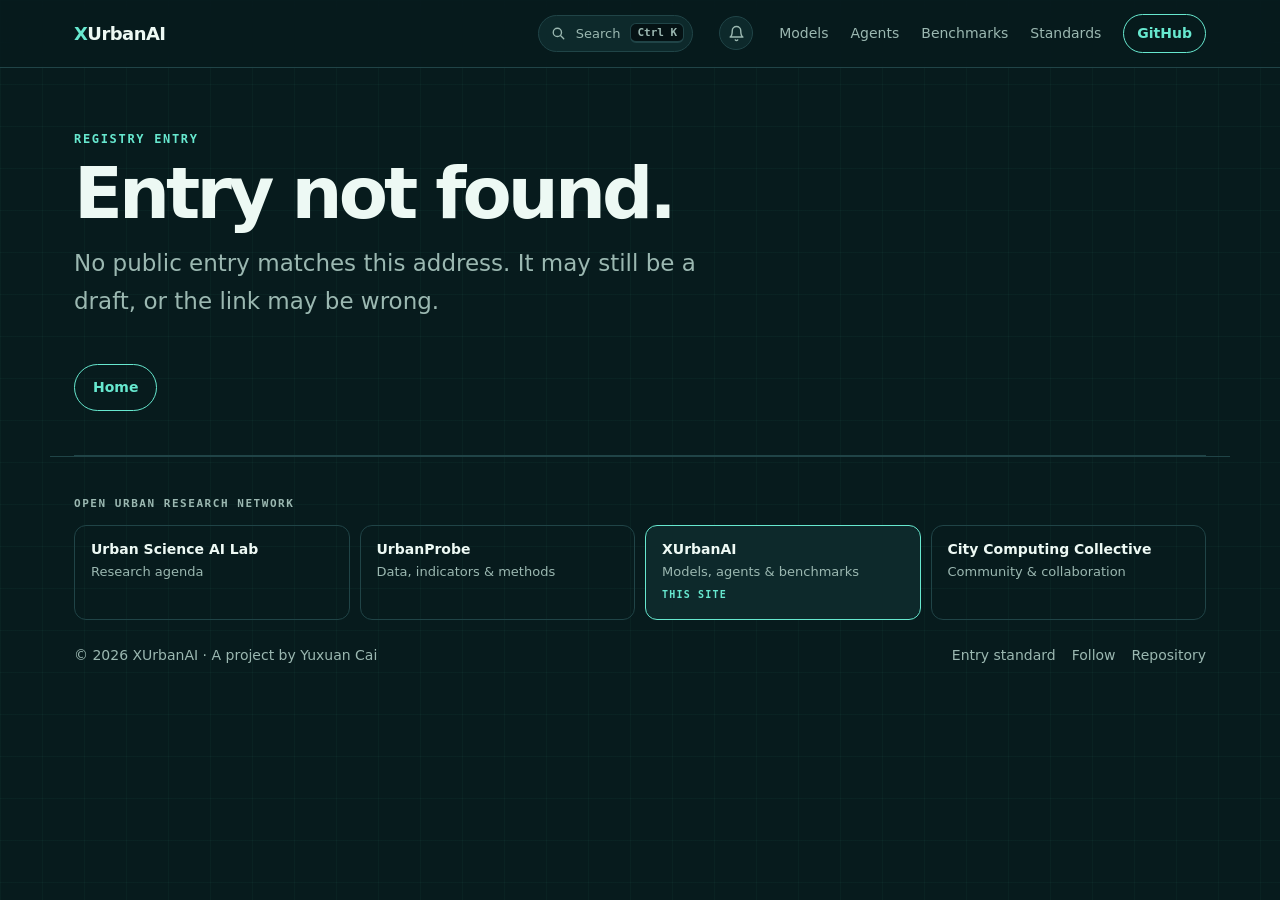
<file: entry.html>
<!doctype html>
<html lang="en">
<head>
  <meta charset="utf-8">
  <meta name="viewport" content="width=device-width,initial-scale=1">
  <title>Entry — XUrbanAI</title>
  <meta name="description" content="A registry entry on XUrbanAI, with its card, release details, and citation.">
  <meta name="theme-color" content="#071b1d">
  <meta property="og:type" content="website">
  <meta property="og:site_name" content="XUrbanAI">
  <meta property="og:title" content="Registry entry — XUrbanAI">
  <meta property="og:description" content="A registry entry on XUrbanAI, with its card, release details, and citation.">
  <meta property="og:image" content="https://xurbanai.com/assets/og.png">
  <meta property="og:image:width" content="1200">
  <meta property="og:image:height" content="630">
  <meta property="og:image:alt" content="XUrbanAI: Build. Test. Question. Registries of urban AI models, agents, and benchmarks.">
  <meta name="twitter:card" content="summary_large_image">
  <link rel="icon" href="data:image/svg+xml,%3Csvg xmlns='http://www.w3.org/2000/svg' viewBox='0 0 64 64'%3E%3Crect width='64' height='64' rx='14' fill='%23071b1d'/%3E%3Ctext x='32' y='45' text-anchor='middle' font-family='system-ui,sans-serif' font-weight='900' font-size='38' fill='%2367e8cf'%3EX%3C/text%3E%3C/svg%3E">
  <link rel="alternate" type="application/rss+xml" title="XUrbanAI releases" href="feeds/releases.xml">
  <link rel="stylesheet" href="assets/follow.css">
  <link rel="stylesheet" href="assets/site.css">
</head>
<body>
  <a class="skip" href="#main">Skip to content</a>
  <header>
    <div class="nav">
      <a class="brand" href="index.html"><span>X</span>UrbanAI</a>
      <button class="nav-search" type="button" data-palette hidden aria-label="Search"><svg viewBox="0 0 20 20" aria-hidden="true"><circle cx="8.5" cy="8.5" r="5.5"/><path d="m13 13 4 4"/></svg><span>Search</span><kbd>Ctrl K</kbd></button>
      <a class="nav-follow" href="follow.html" aria-label="Follow updates"><svg viewBox="0 0 24 24" fill="none" stroke="currentColor" stroke-width="2" stroke-linecap="round" stroke-linejoin="round" aria-hidden="true" focusable="false"><path d="M6 8a6 6 0 0 1 12 0c0 7 3 9 3 9H3s3-2 3-9"/><path d="M10.3 21a1.94 1.94 0 0 0 3.4 0"/></svg></a>
      <button class="nav-toggle" type="button" aria-label="Menu" aria-expanded="false" aria-controls="site-nav"><span></span><span></span><span></span></button>
      <nav id="site-nav" aria-label="Primary">
        <a href="models.html">Models</a>
        <a href="agents.html">Agents</a>
        <a href="benchmarks.html">Benchmarks</a>
        <a href="standards.html">Standards</a>
        <a class="cta" href="https://github.com/Hamsterradcc/xurbanai.com">GitHub</a>
      </nav>
    </div>
  </header>

  <main id="main" data-entry>
    <div class="banner" data-slot="banner" hidden>Example entry, shown to preview the layout. It is not a real release.</div>
    <div class="page-hero">
      <div>
        <div class="eyebrow" data-slot="eyebrow">Registry entry</div>
        <h1 data-slot="title">Loading entry…</h1>
        <p class="lead" data-slot="summary">Entries are rendered from the registry data in the repository.</p>
        <div class="facts" data-slot="facts"></div>
        <div class="entry-tags" data-slot="tags"></div>
        <div class="actions" data-slot="links"></div>
      </div>
      <aside class="note" data-slot="release">
        <strong>Release</strong>
        <dl class="meta" data-slot="meta"></dl>
        <span class="status" data-slot="status" hidden><i></i><b></b></span>
      </aside>
    </div>
    <div class="notice" data-slot="deprecated" hidden></div>
    <nav class="entry-toc" data-slot="toc" aria-label="On this page" hidden></nav>
    <div data-slot="sections"></div>
    <noscript><section><p class="intro">Entry pages are rendered from data/registry.json and need JavaScript. The same data is readable in the repository.</p></section></noscript>
  </main>

  <footer>
    <p class="network-title" id="network-title">Open urban research network</p>
    <ul class="network" aria-labelledby="network-title">
        <li><a href="https://urbanscience.ai"><strong>Urban Science AI Lab</strong><span>Research agenda</span></a></li>
        <li><a href="https://urbanprobe.com"><strong>UrbanProbe</strong><span>Data, indicators &amp; methods</span></a></li>
        <li><div class="here"><strong>XUrbanAI</strong><span>Models, agents &amp; benchmarks</span><small>This site</small></div></li>
        <li><a href="https://citycomputingcollective.com"><strong>City Computing Collective</strong><span>Community &amp; collaboration</span></a></li>
    </ul>
    <div class="footer-base">
      <span>&copy; 2026 XUrbanAI &middot; A project by <a href="https://yuxuancai.com">Yuxuan Cai</a></span>
      <div class="links"><a href="standards.html">Entry standard</a><a href="follow.html">Follow</a><a href="https://github.com/Hamsterradcc/xurbanai.com">Repository</a></div>
    </div>
  </footer>
  <script src="assets/follow.js"></script>
  <script src="assets/site.js"></script>
  <script src="assets/palette.js"></script>
</body>
</html>
</file>
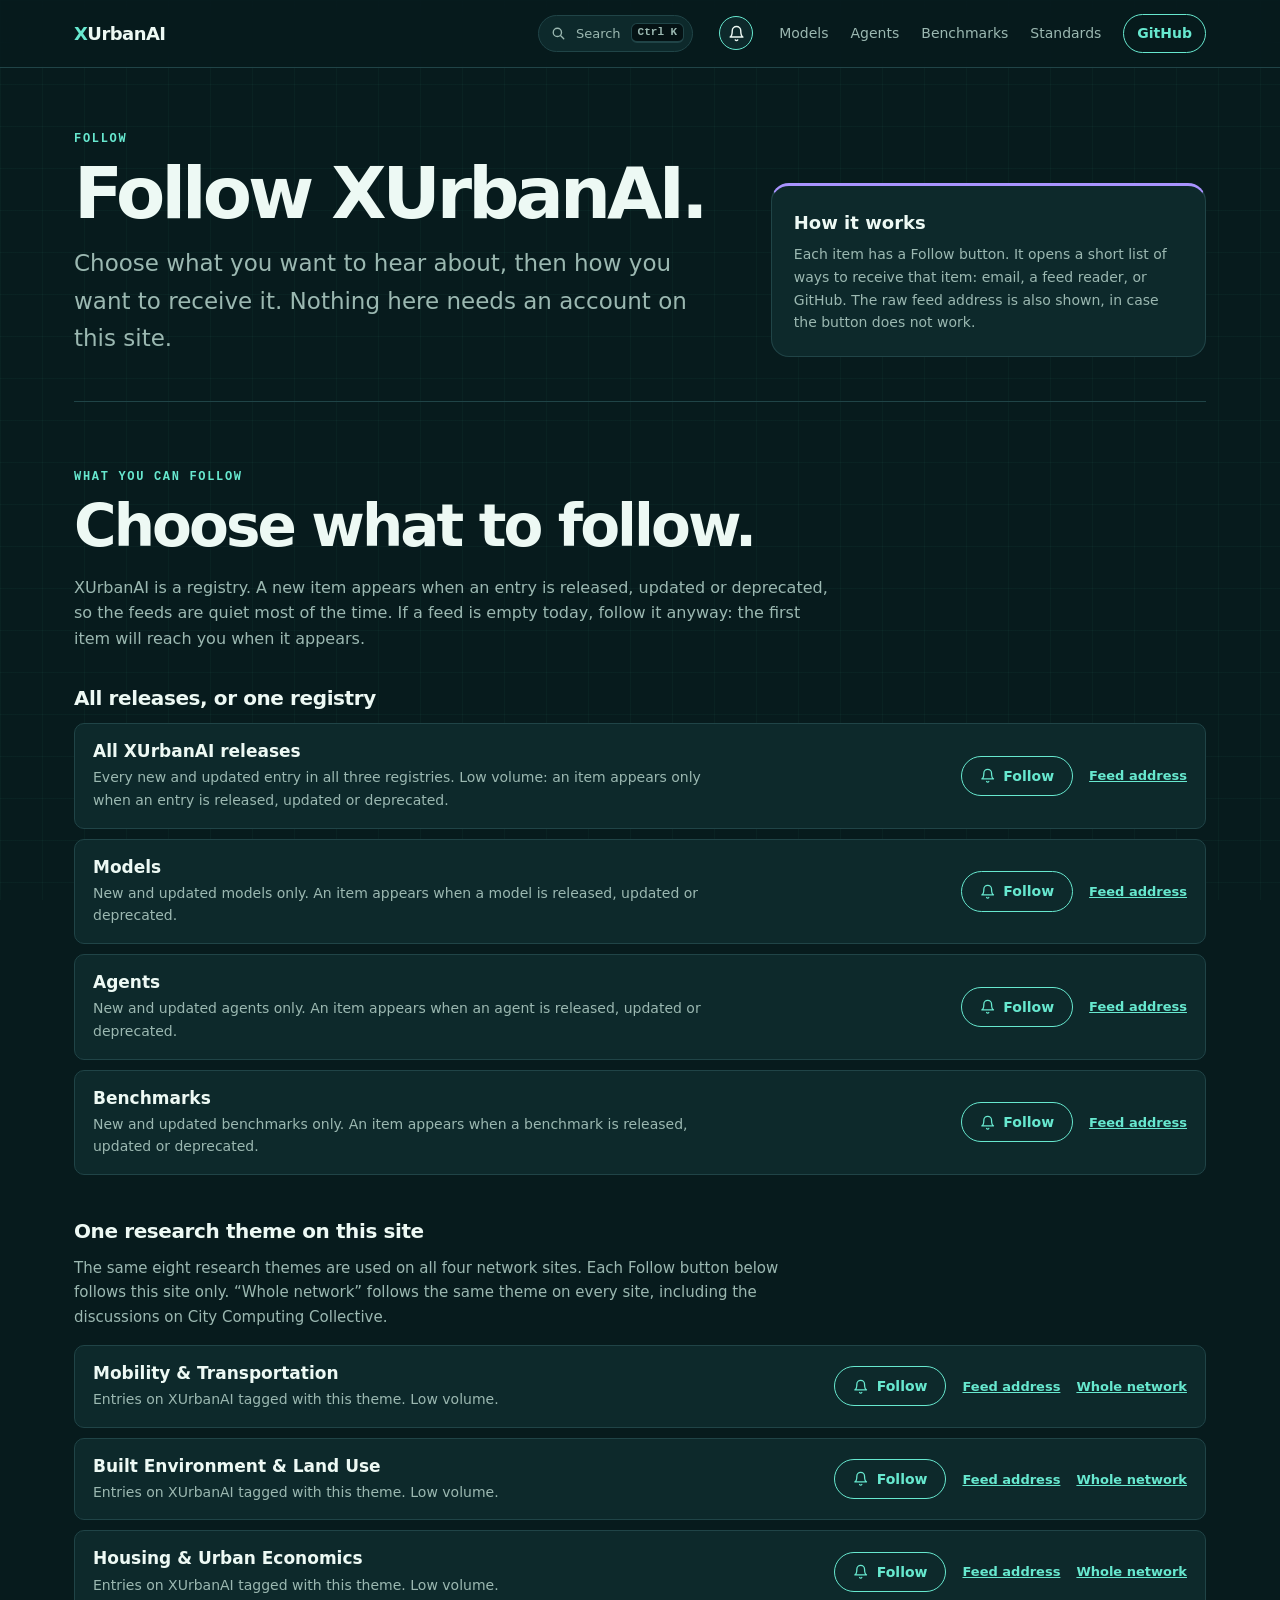
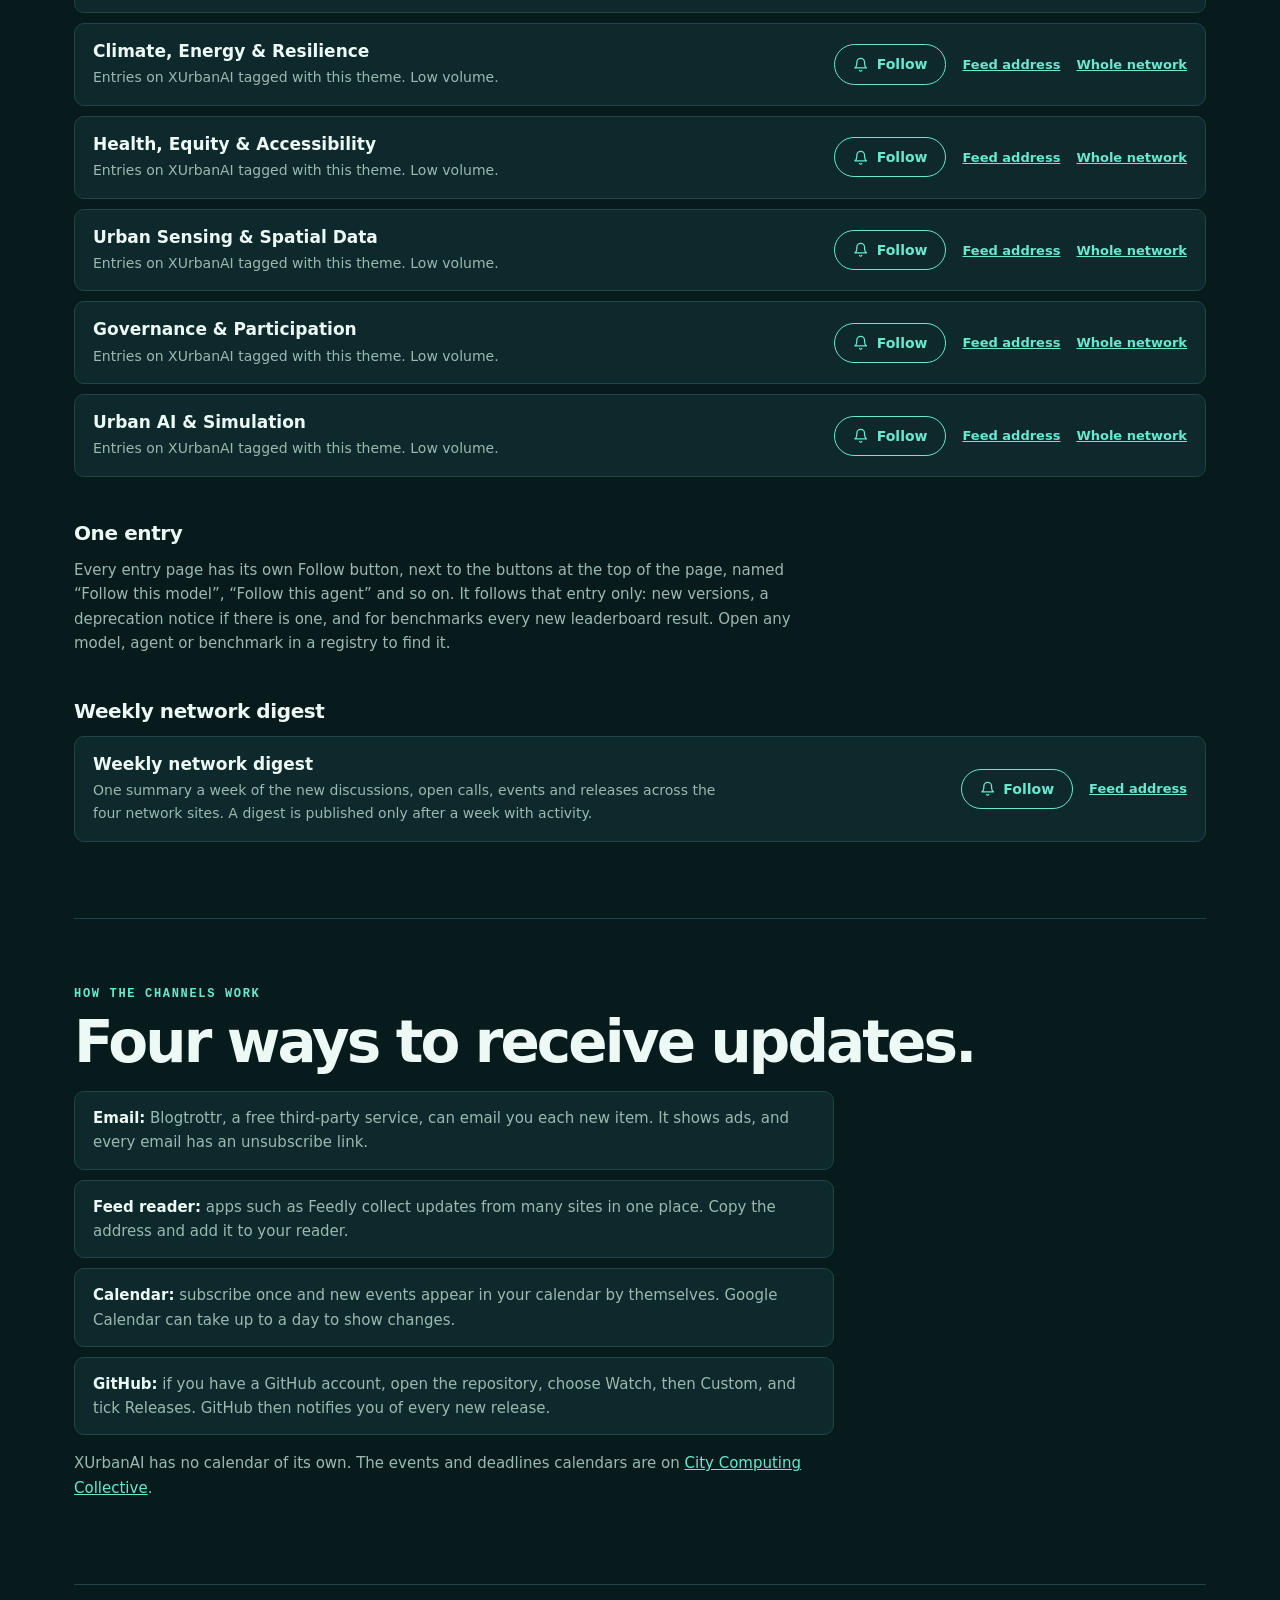
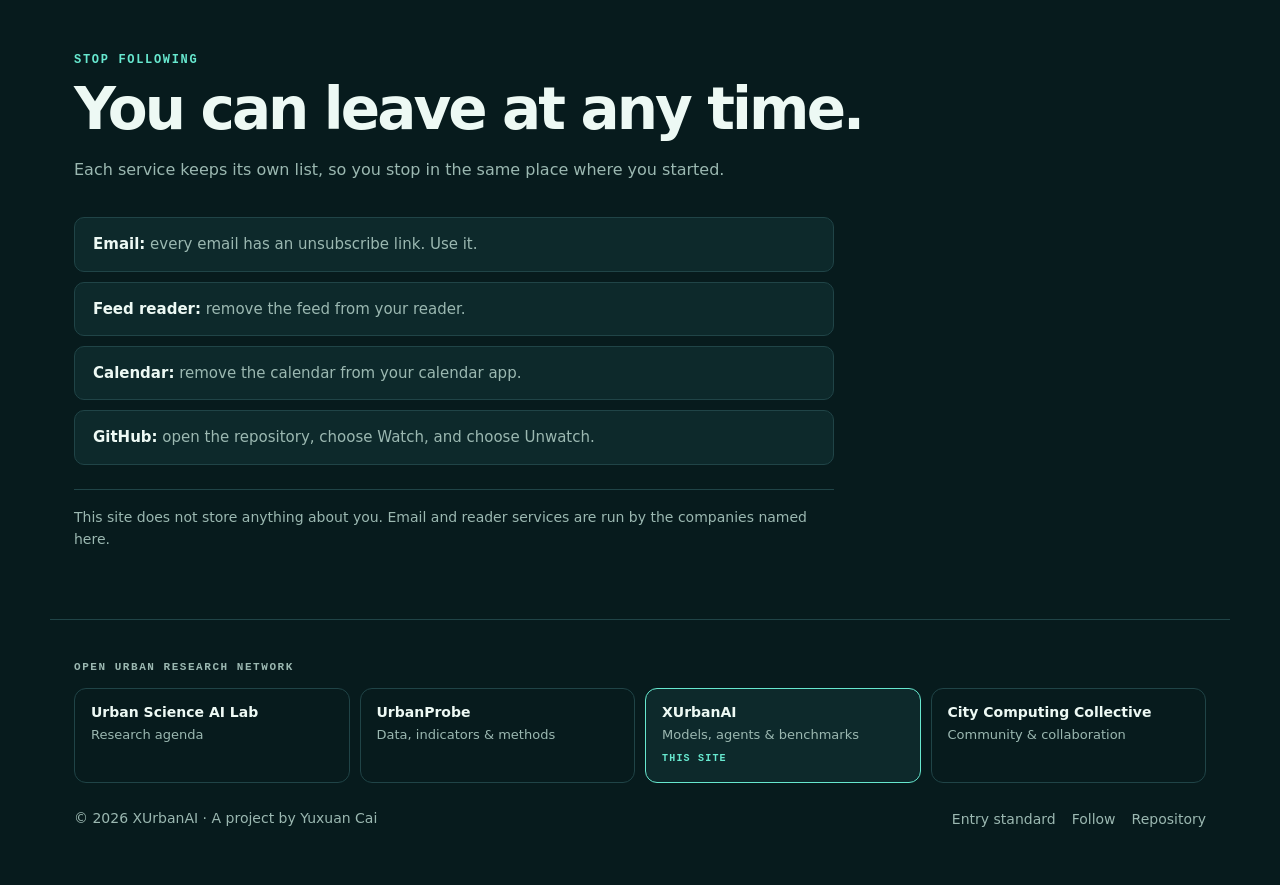
<file: follow.html>
<!doctype html>
<html lang="en">
<head>
  <meta charset="utf-8">
  <meta name="viewport" content="width=device-width,initial-scale=1">
  <title>Follow XUrbanAI</title>
  <meta name="description" content="Choose what to follow on XUrbanAI, then how to receive it: email, a feed reader or GitHub. No account on this site is needed.">
  <link rel="canonical" href="https://xurbanai.com/follow.html">
  <meta name="theme-color" content="#071b1d">
  <meta property="og:type" content="website">
  <meta property="og:site_name" content="XUrbanAI">
  <meta property="og:title" content="Follow XUrbanAI">
  <meta property="og:description" content="Choose what to follow on XUrbanAI, then how to receive it: email, a feed reader or GitHub. No account on this site is needed.">
  <meta property="og:url" content="https://xurbanai.com/follow.html">
  <meta property="og:image" content="https://xurbanai.com/assets/og.png">
  <meta property="og:image:width" content="1200">
  <meta property="og:image:height" content="630">
  <meta property="og:image:alt" content="XUrbanAI: Build. Test. Question. Registries of urban AI models, agents, and benchmarks.">
  <meta name="twitter:card" content="summary_large_image">
  <link rel="icon" href="data:image/svg+xml,%3Csvg xmlns='http://www.w3.org/2000/svg' viewBox='0 0 64 64'%3E%3Crect width='64' height='64' rx='14' fill='%23071b1d'/%3E%3Ctext x='32' y='45' text-anchor='middle' font-family='system-ui,sans-serif' font-weight='900' font-size='38' fill='%2367e8cf'%3EX%3C/text%3E%3C/svg%3E">
  <link rel="alternate" type="application/rss+xml" title="XUrbanAI releases" href="feeds/releases.xml">
  <link rel="stylesheet" href="assets/follow.css">
  <link rel="stylesheet" href="assets/site.css">
</head>
<body>
  <a class="skip" href="#main">Skip to content</a>
  <header>
    <div class="nav">
      <a class="brand" href="index.html"><span>X</span>UrbanAI</a>
      <button class="nav-search" type="button" data-palette hidden aria-label="Search"><svg viewBox="0 0 20 20" aria-hidden="true"><circle cx="8.5" cy="8.5" r="5.5"/><path d="m13 13 4 4"/></svg><span>Search</span><kbd>Ctrl K</kbd></button>
      <a class="nav-follow" href="follow.html" aria-current="page" aria-label="Follow updates"><svg viewBox="0 0 24 24" fill="none" stroke="currentColor" stroke-width="2" stroke-linecap="round" stroke-linejoin="round" aria-hidden="true" focusable="false"><path d="M6 8a6 6 0 0 1 12 0c0 7 3 9 3 9H3s3-2 3-9"/><path d="M10.3 21a1.94 1.94 0 0 0 3.4 0"/></svg></a>
      <button class="nav-toggle" type="button" aria-label="Menu" aria-expanded="false" aria-controls="site-nav"><span></span><span></span><span></span></button>
      <nav id="site-nav" aria-label="Primary">
        <a href="models.html">Models</a>
        <a href="agents.html">Agents</a>
        <a href="benchmarks.html">Benchmarks</a>
        <a href="standards.html">Standards</a>
        <a class="cta" href="https://github.com/Hamsterradcc/xurbanai.com">GitHub</a>
      </nav>
    </div>
  </header>

  <main id="main">
    <div class="page-hero">
      <div>
        <div class="eyebrow">Follow</div>
        <h1>Follow XUrbanAI.</h1>
        <p class="lead">Choose what you want to hear about, then how you want to receive it. Nothing here needs an account on this site.</p>
      </div>
      <aside class="note">
        <strong>How it works</strong>
        <p>Each item has a Follow button. It opens a short list of ways to receive that item: email, a feed reader, or GitHub. The raw feed address is also shown, in case the button does not work.</p>
      </aside>
    </div>

    <section id="what">
      <div class="eyebrow">What you can follow</div>
      <h2>Choose what to follow.</h2>
      <p class="intro">XUrbanAI is a registry. A new item appears when an entry is released, updated or deprecated, so the feeds are quiet most of the time. If a feed is empty today, follow it anyway: the first item will reach you when it appears.</p>

      <h3 class="fw-h">All releases, or one registry</h3>
      <!-- build:follow registries -->
      <ul class="fw-list">
        <li class="fw-item">
          <div class="fw-text"><h4>All XUrbanAI releases</h4><p>Every new and updated entry in all three registries. Low volume: an item appears only when an entry is released, updated or deprecated.</p></div>
          <div class="fw-actions">
            <a class="follow-btn" data-follow href="feeds/releases.xml" aria-label="Follow All XUrbanAI releases" data-follow-title="All XUrbanAI releases" data-follow-what="Every new and updated release." data-follow-feed="feeds/releases.xml" data-follow-github="https://github.com/Hamsterradcc/xurbanai.com" data-follow-github-kind="releases" data-follow-newsletter="true"><svg class="follow-icon" viewBox="0 0 24 24" width="18" height="18" fill="none" stroke="currentColor" stroke-width="2" stroke-linecap="round" stroke-linejoin="round" aria-hidden="true" focusable="false"><path d="M6 8a6 6 0 0 1 12 0c0 7 3 9 3 9H3s3-2 3-9"/><path d="M10.3 21a1.94 1.94 0 0 0 3.4 0"/></svg><span>Follow</span></a>
            <a class="fw-raw" href="feeds/releases.xml" aria-label="Feed address for All XUrbanAI releases">Feed address</a>
          </div>
        </li>
        <li class="fw-item">
          <div class="fw-text"><h4>Models</h4><p>New and updated models only. An item appears when a model is released, updated or deprecated.</p></div>
          <div class="fw-actions">
            <a class="follow-btn" data-follow href="feeds/models.xml" aria-label="Follow Models" data-follow-title="Models" data-follow-what="New and updated models." data-follow-feed="feeds/models.xml" data-follow-github="https://github.com/Hamsterradcc/xurbanai.com" data-follow-github-kind="releases"><svg class="follow-icon" viewBox="0 0 24 24" width="18" height="18" fill="none" stroke="currentColor" stroke-width="2" stroke-linecap="round" stroke-linejoin="round" aria-hidden="true" focusable="false"><path d="M6 8a6 6 0 0 1 12 0c0 7 3 9 3 9H3s3-2 3-9"/><path d="M10.3 21a1.94 1.94 0 0 0 3.4 0"/></svg><span>Follow</span></a>
            <a class="fw-raw" href="feeds/models.xml" aria-label="Feed address for Models">Feed address</a>
          </div>
        </li>
        <li class="fw-item">
          <div class="fw-text"><h4>Agents</h4><p>New and updated agents only. An item appears when an agent is released, updated or deprecated.</p></div>
          <div class="fw-actions">
            <a class="follow-btn" data-follow href="feeds/agents.xml" aria-label="Follow Agents" data-follow-title="Agents" data-follow-what="New and updated agents." data-follow-feed="feeds/agents.xml" data-follow-github="https://github.com/Hamsterradcc/xurbanai.com" data-follow-github-kind="releases"><svg class="follow-icon" viewBox="0 0 24 24" width="18" height="18" fill="none" stroke="currentColor" stroke-width="2" stroke-linecap="round" stroke-linejoin="round" aria-hidden="true" focusable="false"><path d="M6 8a6 6 0 0 1 12 0c0 7 3 9 3 9H3s3-2 3-9"/><path d="M10.3 21a1.94 1.94 0 0 0 3.4 0"/></svg><span>Follow</span></a>
            <a class="fw-raw" href="feeds/agents.xml" aria-label="Feed address for Agents">Feed address</a>
          </div>
        </li>
        <li class="fw-item">
          <div class="fw-text"><h4>Benchmarks</h4><p>New and updated benchmarks only. An item appears when a benchmark is released, updated or deprecated.</p></div>
          <div class="fw-actions">
            <a class="follow-btn" data-follow href="feeds/benchmarks.xml" aria-label="Follow Benchmarks" data-follow-title="Benchmarks" data-follow-what="New and updated benchmarks." data-follow-feed="feeds/benchmarks.xml" data-follow-github="https://github.com/Hamsterradcc/xurbanai.com" data-follow-github-kind="releases"><svg class="follow-icon" viewBox="0 0 24 24" width="18" height="18" fill="none" stroke="currentColor" stroke-width="2" stroke-linecap="round" stroke-linejoin="round" aria-hidden="true" focusable="false"><path d="M6 8a6 6 0 0 1 12 0c0 7 3 9 3 9H3s3-2 3-9"/><path d="M10.3 21a1.94 1.94 0 0 0 3.4 0"/></svg><span>Follow</span></a>
            <a class="fw-raw" href="feeds/benchmarks.xml" aria-label="Feed address for Benchmarks">Feed address</a>
          </div>
        </li>
      </ul>
      <!-- /build:follow registries -->

      <h3 class="fw-h">One research theme on this site</h3>
      <p class="fw-note">The same eight research themes are used on all four network sites. Each Follow button below follows this site only. “Whole network” follows the same theme on every site, including the discussions on City Computing Collective.</p>
      <!-- build:follow themes -->
      <ul class="fw-list">
        <li class="fw-item">
          <div class="fw-text"><h4>Mobility &amp; Transportation</h4><p>Entries on XUrbanAI tagged with this theme. Low volume.</p></div>
          <div class="fw-actions">
            <a class="follow-btn" data-follow href="feeds/theme-mobility.xml" aria-label="Follow Mobility &amp; Transportation" data-follow-title="Mobility &amp; Transportation" data-follow-what="New and updated XUrbanAI entries tagged with this theme." data-follow-feed="feeds/theme-mobility.xml"><svg class="follow-icon" viewBox="0 0 24 24" width="18" height="18" fill="none" stroke="currentColor" stroke-width="2" stroke-linecap="round" stroke-linejoin="round" aria-hidden="true" focusable="false"><path d="M6 8a6 6 0 0 1 12 0c0 7 3 9 3 9H3s3-2 3-9"/><path d="M10.3 21a1.94 1.94 0 0 0 3.4 0"/></svg><span>Follow</span></a>
            <a class="fw-raw" href="feeds/theme-mobility.xml" aria-label="Feed address for Mobility &amp; Transportation">Feed address</a>
    <a class="fw-raw" href="https://urbanscience.ai/feeds/theme-mobility.xml" aria-label="Whole network: Mobility &amp; Transportation" data-follow data-follow-title="Mobility &amp; Transportation across the network" data-follow-what="Discussions and releases from all the network sites that are tagged with this theme." data-follow-feed="https://urbanscience.ai/feeds/theme-mobility.xml">Whole network</a>
          </div>
        </li>
        <li class="fw-item">
          <div class="fw-text"><h4>Built Environment &amp; Land Use</h4><p>Entries on XUrbanAI tagged with this theme. Low volume.</p></div>
          <div class="fw-actions">
            <a class="follow-btn" data-follow href="feeds/theme-built-environment.xml" aria-label="Follow Built Environment &amp; Land Use" data-follow-title="Built Environment &amp; Land Use" data-follow-what="New and updated XUrbanAI entries tagged with this theme." data-follow-feed="feeds/theme-built-environment.xml"><svg class="follow-icon" viewBox="0 0 24 24" width="18" height="18" fill="none" stroke="currentColor" stroke-width="2" stroke-linecap="round" stroke-linejoin="round" aria-hidden="true" focusable="false"><path d="M6 8a6 6 0 0 1 12 0c0 7 3 9 3 9H3s3-2 3-9"/><path d="M10.3 21a1.94 1.94 0 0 0 3.4 0"/></svg><span>Follow</span></a>
            <a class="fw-raw" href="feeds/theme-built-environment.xml" aria-label="Feed address for Built Environment &amp; Land Use">Feed address</a>
    <a class="fw-raw" href="https://urbanscience.ai/feeds/theme-built-environment.xml" aria-label="Whole network: Built Environment &amp; Land Use" data-follow data-follow-title="Built Environment &amp; Land Use across the network" data-follow-what="Discussions and releases from all the network sites that are tagged with this theme." data-follow-feed="https://urbanscience.ai/feeds/theme-built-environment.xml">Whole network</a>
          </div>
        </li>
        <li class="fw-item">
          <div class="fw-text"><h4>Housing &amp; Urban Economics</h4><p>Entries on XUrbanAI tagged with this theme. Low volume.</p></div>
          <div class="fw-actions">
            <a class="follow-btn" data-follow href="feeds/theme-housing.xml" aria-label="Follow Housing &amp; Urban Economics" data-follow-title="Housing &amp; Urban Economics" data-follow-what="New and updated XUrbanAI entries tagged with this theme." data-follow-feed="feeds/theme-housing.xml"><svg class="follow-icon" viewBox="0 0 24 24" width="18" height="18" fill="none" stroke="currentColor" stroke-width="2" stroke-linecap="round" stroke-linejoin="round" aria-hidden="true" focusable="false"><path d="M6 8a6 6 0 0 1 12 0c0 7 3 9 3 9H3s3-2 3-9"/><path d="M10.3 21a1.94 1.94 0 0 0 3.4 0"/></svg><span>Follow</span></a>
            <a class="fw-raw" href="feeds/theme-housing.xml" aria-label="Feed address for Housing &amp; Urban Economics">Feed address</a>
    <a class="fw-raw" href="https://urbanscience.ai/feeds/theme-housing.xml" aria-label="Whole network: Housing &amp; Urban Economics" data-follow data-follow-title="Housing &amp; Urban Economics across the network" data-follow-what="Discussions and releases from all the network sites that are tagged with this theme." data-follow-feed="https://urbanscience.ai/feeds/theme-housing.xml">Whole network</a>
          </div>
        </li>
        <li class="fw-item">
          <div class="fw-text"><h4>Climate, Energy &amp; Resilience</h4><p>Entries on XUrbanAI tagged with this theme. Low volume.</p></div>
          <div class="fw-actions">
            <a class="follow-btn" data-follow href="feeds/theme-climate.xml" aria-label="Follow Climate, Energy &amp; Resilience" data-follow-title="Climate, Energy &amp; Resilience" data-follow-what="New and updated XUrbanAI entries tagged with this theme." data-follow-feed="feeds/theme-climate.xml"><svg class="follow-icon" viewBox="0 0 24 24" width="18" height="18" fill="none" stroke="currentColor" stroke-width="2" stroke-linecap="round" stroke-linejoin="round" aria-hidden="true" focusable="false"><path d="M6 8a6 6 0 0 1 12 0c0 7 3 9 3 9H3s3-2 3-9"/><path d="M10.3 21a1.94 1.94 0 0 0 3.4 0"/></svg><span>Follow</span></a>
            <a class="fw-raw" href="feeds/theme-climate.xml" aria-label="Feed address for Climate, Energy &amp; Resilience">Feed address</a>
    <a class="fw-raw" href="https://urbanscience.ai/feeds/theme-climate.xml" aria-label="Whole network: Climate, Energy &amp; Resilience" data-follow data-follow-title="Climate, Energy &amp; Resilience across the network" data-follow-what="Discussions and releases from all the network sites that are tagged with this theme." data-follow-feed="https://urbanscience.ai/feeds/theme-climate.xml">Whole network</a>
          </div>
        </li>
        <li class="fw-item">
          <div class="fw-text"><h4>Health, Equity &amp; Accessibility</h4><p>Entries on XUrbanAI tagged with this theme. Low volume.</p></div>
          <div class="fw-actions">
            <a class="follow-btn" data-follow href="feeds/theme-health-equity.xml" aria-label="Follow Health, Equity &amp; Accessibility" data-follow-title="Health, Equity &amp; Accessibility" data-follow-what="New and updated XUrbanAI entries tagged with this theme." data-follow-feed="feeds/theme-health-equity.xml"><svg class="follow-icon" viewBox="0 0 24 24" width="18" height="18" fill="none" stroke="currentColor" stroke-width="2" stroke-linecap="round" stroke-linejoin="round" aria-hidden="true" focusable="false"><path d="M6 8a6 6 0 0 1 12 0c0 7 3 9 3 9H3s3-2 3-9"/><path d="M10.3 21a1.94 1.94 0 0 0 3.4 0"/></svg><span>Follow</span></a>
            <a class="fw-raw" href="feeds/theme-health-equity.xml" aria-label="Feed address for Health, Equity &amp; Accessibility">Feed address</a>
    <a class="fw-raw" href="https://urbanscience.ai/feeds/theme-health-equity.xml" aria-label="Whole network: Health, Equity &amp; Accessibility" data-follow data-follow-title="Health, Equity &amp; Accessibility across the network" data-follow-what="Discussions and releases from all the network sites that are tagged with this theme." data-follow-feed="https://urbanscience.ai/feeds/theme-health-equity.xml">Whole network</a>
          </div>
        </li>
        <li class="fw-item">
          <div class="fw-text"><h4>Urban Sensing &amp; Spatial Data</h4><p>Entries on XUrbanAI tagged with this theme. Low volume.</p></div>
          <div class="fw-actions">
            <a class="follow-btn" data-follow href="feeds/theme-sensing.xml" aria-label="Follow Urban Sensing &amp; Spatial Data" data-follow-title="Urban Sensing &amp; Spatial Data" data-follow-what="New and updated XUrbanAI entries tagged with this theme." data-follow-feed="feeds/theme-sensing.xml"><svg class="follow-icon" viewBox="0 0 24 24" width="18" height="18" fill="none" stroke="currentColor" stroke-width="2" stroke-linecap="round" stroke-linejoin="round" aria-hidden="true" focusable="false"><path d="M6 8a6 6 0 0 1 12 0c0 7 3 9 3 9H3s3-2 3-9"/><path d="M10.3 21a1.94 1.94 0 0 0 3.4 0"/></svg><span>Follow</span></a>
            <a class="fw-raw" href="feeds/theme-sensing.xml" aria-label="Feed address for Urban Sensing &amp; Spatial Data">Feed address</a>
    <a class="fw-raw" href="https://urbanscience.ai/feeds/theme-sensing.xml" aria-label="Whole network: Urban Sensing &amp; Spatial Data" data-follow data-follow-title="Urban Sensing &amp; Spatial Data across the network" data-follow-what="Discussions and releases from all the network sites that are tagged with this theme." data-follow-feed="https://urbanscience.ai/feeds/theme-sensing.xml">Whole network</a>
          </div>
        </li>
        <li class="fw-item">
          <div class="fw-text"><h4>Governance &amp; Participation</h4><p>Entries on XUrbanAI tagged with this theme. Low volume.</p></div>
          <div class="fw-actions">
            <a class="follow-btn" data-follow href="feeds/theme-governance.xml" aria-label="Follow Governance &amp; Participation" data-follow-title="Governance &amp; Participation" data-follow-what="New and updated XUrbanAI entries tagged with this theme." data-follow-feed="feeds/theme-governance.xml"><svg class="follow-icon" viewBox="0 0 24 24" width="18" height="18" fill="none" stroke="currentColor" stroke-width="2" stroke-linecap="round" stroke-linejoin="round" aria-hidden="true" focusable="false"><path d="M6 8a6 6 0 0 1 12 0c0 7 3 9 3 9H3s3-2 3-9"/><path d="M10.3 21a1.94 1.94 0 0 0 3.4 0"/></svg><span>Follow</span></a>
            <a class="fw-raw" href="feeds/theme-governance.xml" aria-label="Feed address for Governance &amp; Participation">Feed address</a>
    <a class="fw-raw" href="https://urbanscience.ai/feeds/theme-governance.xml" aria-label="Whole network: Governance &amp; Participation" data-follow data-follow-title="Governance &amp; Participation across the network" data-follow-what="Discussions and releases from all the network sites that are tagged with this theme." data-follow-feed="https://urbanscience.ai/feeds/theme-governance.xml">Whole network</a>
          </div>
        </li>
        <li class="fw-item">
          <div class="fw-text"><h4>Urban AI &amp; Simulation</h4><p>Entries on XUrbanAI tagged with this theme. Low volume.</p></div>
          <div class="fw-actions">
            <a class="follow-btn" data-follow href="feeds/theme-urban-ai.xml" aria-label="Follow Urban AI &amp; Simulation" data-follow-title="Urban AI &amp; Simulation" data-follow-what="New and updated XUrbanAI entries tagged with this theme." data-follow-feed="feeds/theme-urban-ai.xml"><svg class="follow-icon" viewBox="0 0 24 24" width="18" height="18" fill="none" stroke="currentColor" stroke-width="2" stroke-linecap="round" stroke-linejoin="round" aria-hidden="true" focusable="false"><path d="M6 8a6 6 0 0 1 12 0c0 7 3 9 3 9H3s3-2 3-9"/><path d="M10.3 21a1.94 1.94 0 0 0 3.4 0"/></svg><span>Follow</span></a>
            <a class="fw-raw" href="feeds/theme-urban-ai.xml" aria-label="Feed address for Urban AI &amp; Simulation">Feed address</a>
    <a class="fw-raw" href="https://urbanscience.ai/feeds/theme-urban-ai.xml" aria-label="Whole network: Urban AI &amp; Simulation" data-follow data-follow-title="Urban AI &amp; Simulation across the network" data-follow-what="Discussions and releases from all the network sites that are tagged with this theme." data-follow-feed="https://urbanscience.ai/feeds/theme-urban-ai.xml">Whole network</a>
          </div>
        </li>
      </ul>
      <!-- /build:follow themes -->

      <h3 class="fw-h">One entry</h3>
      <p class="fw-note">Every entry page has its own Follow button, next to the buttons at the top of the page, named “Follow this model”, “Follow this agent” and so on. It follows that entry only: new versions, a deprecation notice if there is one, and for benchmarks every new leaderboard result. Open any model, agent or benchmark in a registry to find it.</p>

      <h3 class="fw-h">Weekly network digest</h3>
      <!-- build:follow digest -->
      <ul class="fw-list">
        <li class="fw-item">
          <div class="fw-text"><h4>Weekly network digest</h4><p>One summary a week of the new discussions, open calls, events and releases across the four network sites. A digest is published only after a week with activity.</p></div>
          <div class="fw-actions">
            <a class="follow-btn" data-follow href="https://urbanscience.ai/feeds/digest.xml" aria-label="Follow Weekly network digest" data-follow-title="Weekly network digest" data-follow-what="A weekly summary of the whole network." data-follow-feed="https://urbanscience.ai/feeds/digest.xml" data-follow-newsletter="true"><svg class="follow-icon" viewBox="0 0 24 24" width="18" height="18" fill="none" stroke="currentColor" stroke-width="2" stroke-linecap="round" stroke-linejoin="round" aria-hidden="true" focusable="false"><path d="M6 8a6 6 0 0 1 12 0c0 7 3 9 3 9H3s3-2 3-9"/><path d="M10.3 21a1.94 1.94 0 0 0 3.4 0"/></svg><span>Follow</span></a>
            <a class="fw-raw" href="https://urbanscience.ai/feeds/digest.xml" aria-label="Feed address for Weekly network digest">Feed address</a>
          </div>
        </li>
      </ul>
      <!-- /build:follow digest -->
    </section>

    <section id="channels">
      <div class="eyebrow">How the channels work</div>
      <h2>Four ways to receive updates.</h2>
      <ul class="fw-channels">
        <li><p><strong>Email:</strong> Blogtrottr, a free third-party service, can email you each new item. It shows ads, and every email has an unsubscribe link.</p></li>
        <li><p><strong>Feed reader:</strong> apps such as Feedly collect updates from many sites in one place. Copy the address and add it to your reader.</p></li>
        <li><p><strong>Calendar:</strong> subscribe once and new events appear in your calendar by themselves. Google Calendar can take up to a day to show changes.</p></li>
        <li><p><strong>GitHub:</strong> if you have a GitHub account, open the repository, choose Watch, then Custom, and tick Releases. GitHub then notifies you of every new release.</p></li>
      </ul>
      <p class="fw-note">XUrbanAI has no calendar of its own. The events and deadlines calendars are on <a href="https://citycomputingcollective.com/follow.html" rel="noopener">City Computing Collective</a>.</p>
    </section>

    <section id="stop">
      <div class="eyebrow">Stop following</div>
      <h2>You can leave at any time.</h2>
      <p class="intro">Each service keeps its own list, so you stop in the same place where you started.</p>
      <ul class="fw-channels">
        <li><p><strong>Email:</strong> every email has an unsubscribe link. Use it.</p></li>
        <li><p><strong>Feed reader:</strong> remove the feed from your reader.</p></li>
        <li><p><strong>Calendar:</strong> remove the calendar from your calendar app.</p></li>
        <li><p><strong>GitHub:</strong> open the repository, choose Watch, and choose Unwatch.</p></li>
      </ul>
      <p class="fw-privacy">This site does not store anything about you. Email and reader services are run by the companies named here.</p>
    </section>
  </main>


  <footer>
    <p class="network-title" id="network-title">Open urban research network</p>
    <ul class="network" aria-labelledby="network-title">
        <li><a href="https://urbanscience.ai"><strong>Urban Science AI Lab</strong><span>Research agenda</span></a></li>
        <li><a href="https://urbanprobe.com"><strong>UrbanProbe</strong><span>Data, indicators &amp; methods</span></a></li>
        <li><div class="here"><strong>XUrbanAI</strong><span>Models, agents &amp; benchmarks</span><small>This site</small></div></li>
        <li><a href="https://citycomputingcollective.com"><strong>City Computing Collective</strong><span>Community &amp; collaboration</span></a></li>
    </ul>
    <div class="footer-base">
      <span>&copy; 2026 XUrbanAI &middot; A project by <a href="https://yuxuancai.com">Yuxuan Cai</a></span>
      <div class="links"><a href="standards.html">Entry standard</a><a href="follow.html">Follow</a><a href="https://github.com/Hamsterradcc/xurbanai.com">Repository</a></div>
    </div>
  </footer>
  <script src="assets/follow.js"></script>
  <script src="assets/site.js"></script>
  <script src="assets/palette.js"></script>
</body>
</html>
</file>
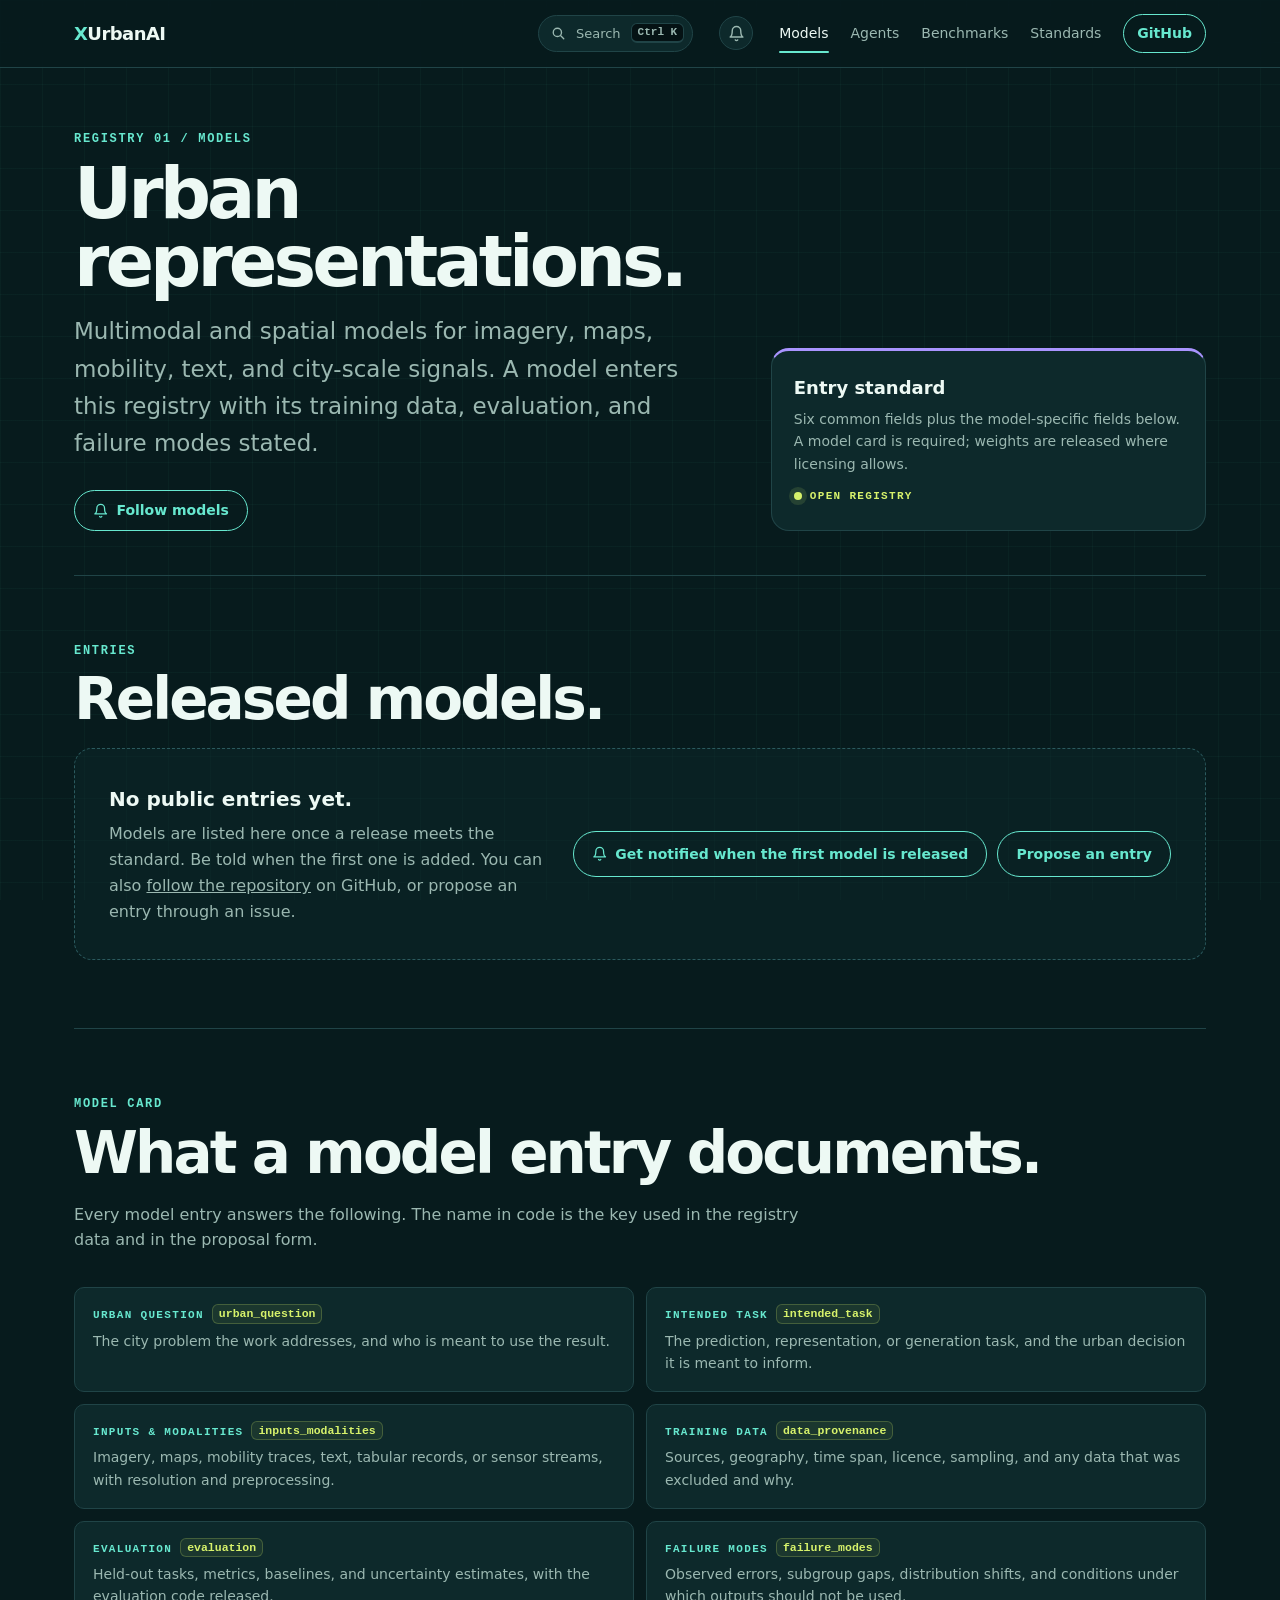
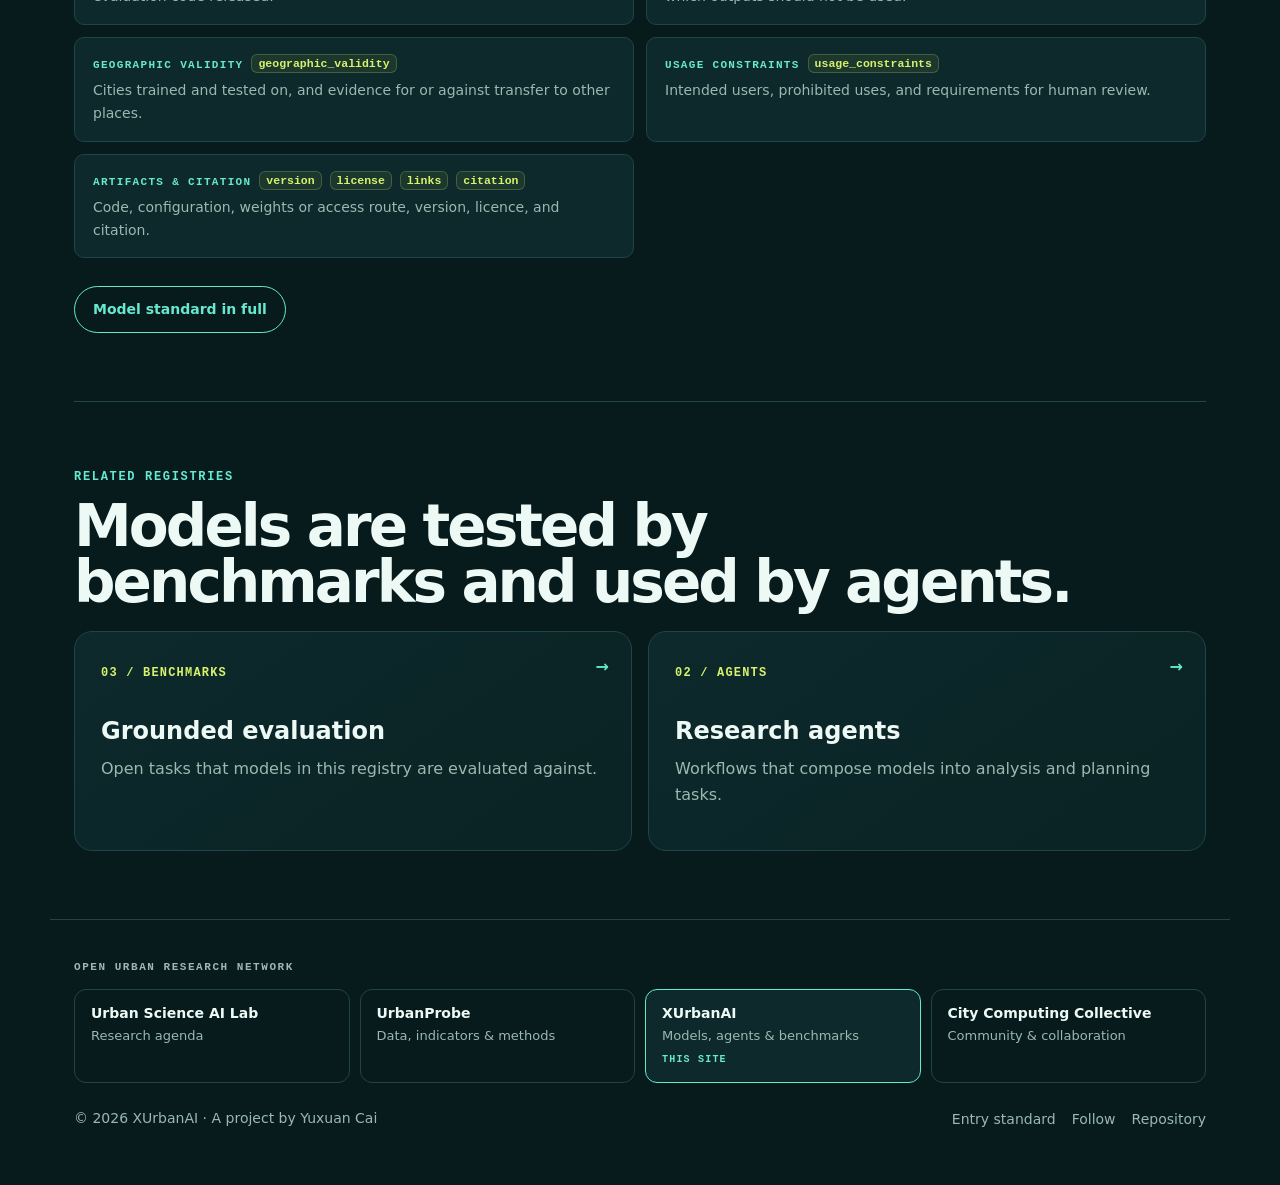
<file: models.html>
<!doctype html>
<html lang="en">
<head>
  <meta charset="utf-8">
  <meta name="viewport" content="width=device-width,initial-scale=1">
  <title>Models — XUrbanAI</title>
  <meta name="description" content="Registry of urban AI models on XUrbanAI: multimodal and spatial models documented with their task, training data, evaluation, failure modes, and geographic validity.">
  <link rel="canonical" href="https://xurbanai.com/models.html">
  <meta name="theme-color" content="#071b1d">
  <meta property="og:type" content="website">
  <meta property="og:site_name" content="XUrbanAI">
  <meta property="og:title" content="Models — XUrbanAI">
  <meta property="og:description" content="Registry of urban AI models documented with task, training data, evaluation, failure modes, and geographic validity.">
  <meta property="og:url" content="https://xurbanai.com/models.html">
  <meta property="og:image" content="https://xurbanai.com/assets/og.png">
  <meta property="og:image:width" content="1200">
  <meta property="og:image:height" content="630">
  <meta property="og:image:alt" content="XUrbanAI: Build. Test. Question. Registries of urban AI models, agents, and benchmarks.">
  <meta name="twitter:card" content="summary_large_image">
  <link rel="icon" href="data:image/svg+xml,%3Csvg xmlns='http://www.w3.org/2000/svg' viewBox='0 0 64 64'%3E%3Crect width='64' height='64' rx='14' fill='%23071b1d'/%3E%3Ctext x='32' y='45' text-anchor='middle' font-family='system-ui,sans-serif' font-weight='900' font-size='38' fill='%2367e8cf'%3EX%3C/text%3E%3C/svg%3E">
  <link rel="alternate" type="application/rss+xml" title="XUrbanAI releases" href="feeds/releases.xml">
  <link rel="alternate" type="application/rss+xml" title="XUrbanAI models" href="feeds/models.xml">
  <link rel="stylesheet" href="assets/follow.css">
  <link rel="stylesheet" href="assets/site.css">
</head>
<body>
  <a class="skip" href="#main">Skip to content</a>
  <header>
    <div class="nav">
      <a class="brand" href="index.html"><span>X</span>UrbanAI</a>
      <button class="nav-search" type="button" data-palette hidden aria-label="Search"><svg viewBox="0 0 20 20" aria-hidden="true"><circle cx="8.5" cy="8.5" r="5.5"/><path d="m13 13 4 4"/></svg><span>Search</span><kbd>Ctrl K</kbd></button>
      <a class="nav-follow" href="follow.html" aria-label="Follow updates"><svg viewBox="0 0 24 24" fill="none" stroke="currentColor" stroke-width="2" stroke-linecap="round" stroke-linejoin="round" aria-hidden="true" focusable="false"><path d="M6 8a6 6 0 0 1 12 0c0 7 3 9 3 9H3s3-2 3-9"/><path d="M10.3 21a1.94 1.94 0 0 0 3.4 0"/></svg></a>
      <button class="nav-toggle" type="button" aria-label="Menu" aria-expanded="false" aria-controls="site-nav"><span></span><span></span><span></span></button>
      <nav id="site-nav" aria-label="Primary">
        <a href="models.html" aria-current="page">Models</a>
        <a href="agents.html">Agents</a>
        <a href="benchmarks.html">Benchmarks</a>
        <a href="standards.html">Standards</a>
        <a class="cta" href="https://github.com/Hamsterradcc/xurbanai.com">GitHub</a>
      </nav>
    </div>
  </header>

  <main id="main">
    <div class="page-hero">
      <div>
        <div class="eyebrow">Registry 01 / Models</div>
        <h1>Urban representations.</h1>
        <p class="lead">Multimodal and spatial models for imagery, maps, mobility, text, and city-scale signals. A model enters this registry with its training data, evaluation, and failure modes stated.</p>
        <div class="actions"><a class="follow-btn" data-follow data-follow-title="XUrbanAI models" data-follow-what="New and updated models, and deprecations." data-follow-feed="feeds/models.xml" data-follow-github="https://github.com/Hamsterradcc/xurbanai.com" data-follow-github-kind="releases" href="follow.html"><svg class="follow-icon" viewBox="0 0 24 24" width="18" height="18" fill="none" stroke="currentColor" stroke-width="2" stroke-linecap="round" stroke-linejoin="round" aria-hidden="true" focusable="false"><path d="M6 8a6 6 0 0 1 12 0c0 7 3 9 3 9H3s3-2 3-9"/><path d="M10.3 21a1.94 1.94 0 0 0 3.4 0"/></svg><span>Follow models</span></a></div>
      </div>
      <aside class="note">
        <strong>Entry standard</strong>
        <p>Six common fields plus the model-specific fields below. A model card is required; weights are released where licensing allows.</p>
        <span class="status"><i></i>Open registry</span>
      </aside>
    </div>

    <section id="entries">
      <div class="eyebrow">Entries</div>
      <h2>Released models.</h2>
      <div data-registry="models">
        <div class="empty">
          <div>
            <strong>No public entries yet.</strong>
            <p>Models are listed here once a release meets the standard. Be told when the first one is added. You can also <a href="https://github.com/Hamsterradcc/xurbanai.com" rel="noopener">follow the repository</a> on GitHub, or propose an entry through an issue.</p>
          </div>
          <div class="actions">
            <a class="follow-btn" data-follow data-follow-title="XUrbanAI models" data-follow-what="New and updated models, and deprecations." data-follow-feed="feeds/models.xml" data-follow-github="https://github.com/Hamsterradcc/xurbanai.com" data-follow-github-kind="releases" href="follow.html"><svg class="follow-icon" viewBox="0 0 24 24" width="18" height="18" fill="none" stroke="currentColor" stroke-width="2" stroke-linecap="round" stroke-linejoin="round" aria-hidden="true" focusable="false"><path d="M6 8a6 6 0 0 1 12 0c0 7 3 9 3 9H3s3-2 3-9"/><path d="M10.3 21a1.94 1.94 0 0 0 3.4 0"/></svg><span>Get notified when the first model is released</span></a>
            <a class="button" href="https://github.com/Hamsterradcc/xurbanai.com/issues/new?template=model-entry.yml">Propose an entry</a>
          </div>
        </div>
      </div>
    </section>

    <section id="card">
      <div class="eyebrow">Model card</div>
      <h2>What a model entry documents.</h2>
      <p class="intro">Every model entry answers the following. The name in code is the key used in the registry data and in the proposal form.</p>
      <!-- build:card models -->
      <dl class="fields">
        <div><dt>Urban question <code class="key">urban_question</code></dt><dd>The city problem the work addresses, and who is meant to use the result.</dd></div>
        <div><dt>Intended task <code class="key">intended_task</code></dt><dd>The prediction, representation, or generation task, and the urban decision it is meant to inform.</dd></div>
        <div><dt>Inputs &amp; modalities <code class="key">inputs_modalities</code></dt><dd>Imagery, maps, mobility traces, text, tabular records, or sensor streams, with resolution and preprocessing.</dd></div>
        <div><dt>Training data <code class="key">data_provenance</code></dt><dd>Sources, geography, time span, licence, sampling, and any data that was excluded and why.</dd></div>
        <div><dt>Evaluation <code class="key">evaluation</code></dt><dd>Held-out tasks, metrics, baselines, and uncertainty estimates, with the evaluation code released.</dd></div>
        <div><dt>Failure modes <code class="key">failure_modes</code></dt><dd>Observed errors, subgroup gaps, distribution shifts, and conditions under which outputs should not be used.</dd></div>
        <div><dt>Geographic validity <code class="key">geographic_validity</code></dt><dd>Cities trained and tested on, and evidence for or against transfer to other places.</dd></div>
        <div><dt>Usage constraints <code class="key">usage_constraints</code></dt><dd>Intended users, prohibited uses, and requirements for human review.</dd></div>
        <div><dt>Artifacts &amp; citation <code class="key">version</code> <code class="key">license</code> <code class="key">links</code> <code class="key">citation</code></dt><dd>Code, configuration, weights or access route, version, licence, and citation.</dd></div>
      </dl>
      <!-- /build:card models -->
      <div class="actions"><a class="button" href="standards.html#models">Model standard in full</a></div>
    </section>

    <section id="related">
      <div class="eyebrow">Related registries</div>
      <h2>Models are tested by benchmarks and used by agents.</h2>
      <div class="grid two">
        <a class="card" href="benchmarks.html"><span class="icon">03 / BENCHMARKS</span><span class="more" aria-hidden="true">→</span><h3>Grounded evaluation</h3><p>Open tasks that models in this registry are evaluated against.</p></a>
        <a class="card" href="agents.html"><span class="icon">02 / AGENTS</span><span class="more" aria-hidden="true">→</span><h3>Research agents</h3><p>Workflows that compose models into analysis and planning tasks.</p></a>
      </div>
    </section>
  </main>

  <footer>
    <p class="network-title" id="network-title">Open urban research network</p>
    <ul class="network" aria-labelledby="network-title">
        <li><a href="https://urbanscience.ai"><strong>Urban Science AI Lab</strong><span>Research agenda</span></a></li>
        <li><a href="https://urbanprobe.com"><strong>UrbanProbe</strong><span>Data, indicators &amp; methods</span></a></li>
        <li><div class="here"><strong>XUrbanAI</strong><span>Models, agents &amp; benchmarks</span><small>This site</small></div></li>
        <li><a href="https://citycomputingcollective.com"><strong>City Computing Collective</strong><span>Community &amp; collaboration</span></a></li>
    </ul>
    <div class="footer-base">
      <span>&copy; 2026 XUrbanAI &middot; A project by <a href="https://yuxuancai.com">Yuxuan Cai</a></span>
      <div class="links"><a href="standards.html">Entry standard</a><a href="follow.html">Follow</a><a href="https://github.com/Hamsterradcc/xurbanai.com">Repository</a></div>
    </div>
  </footer>
  <script src="assets/follow.js"></script>
  <script src="assets/site.js"></script>
  <script src="assets/palette.js"></script>
</body>
</html>
</file>
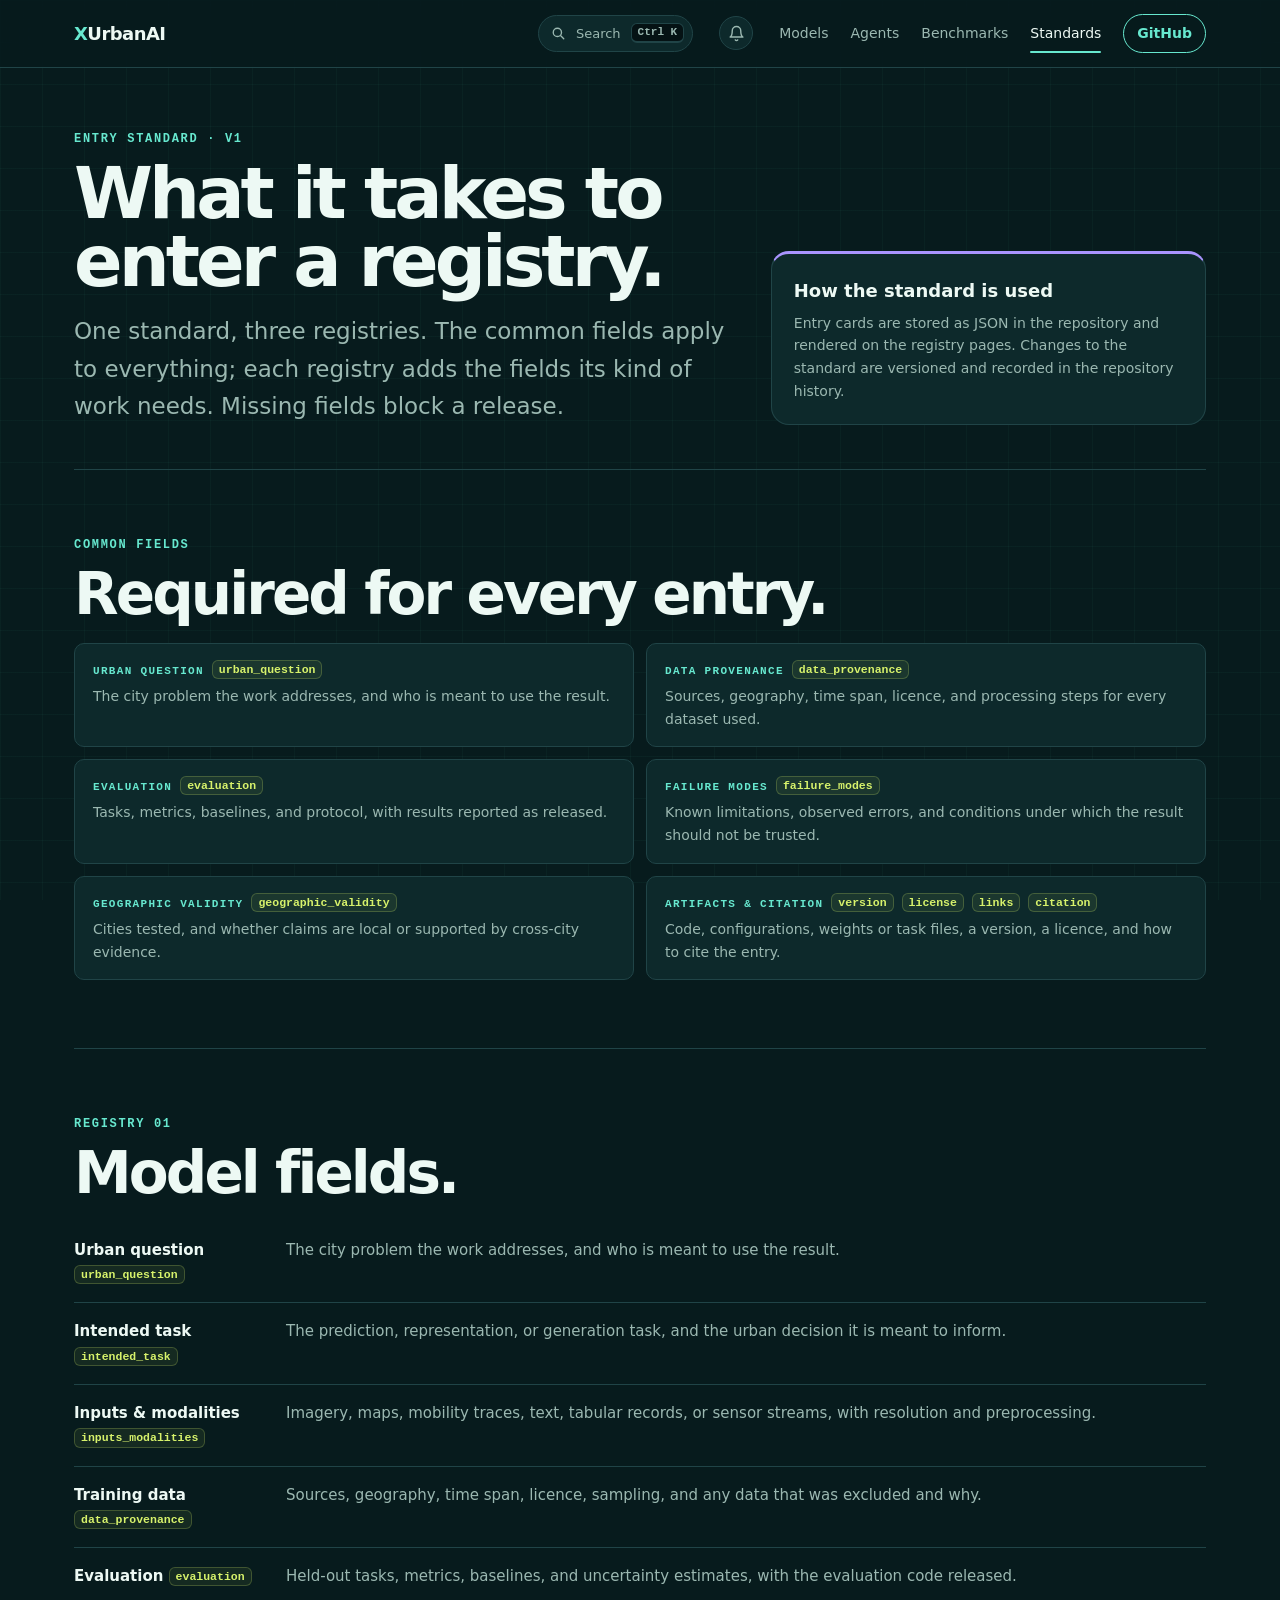
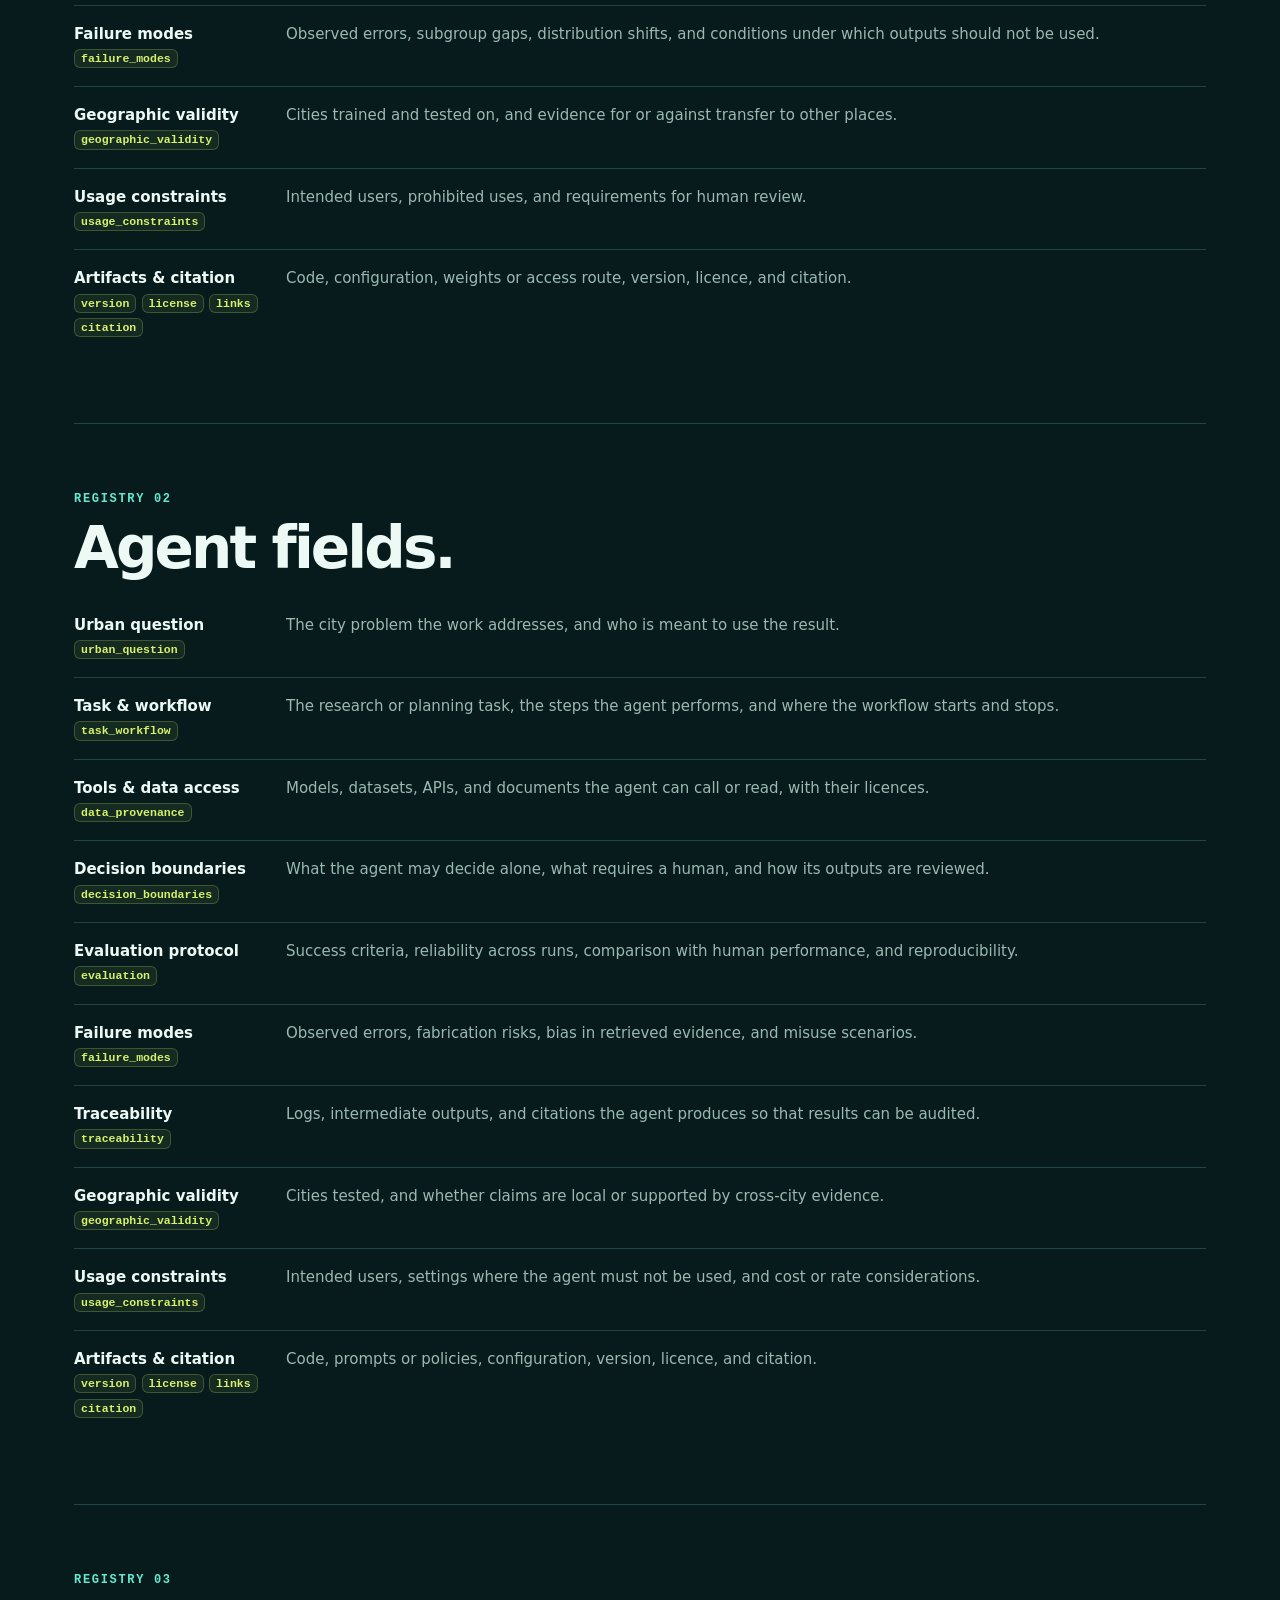
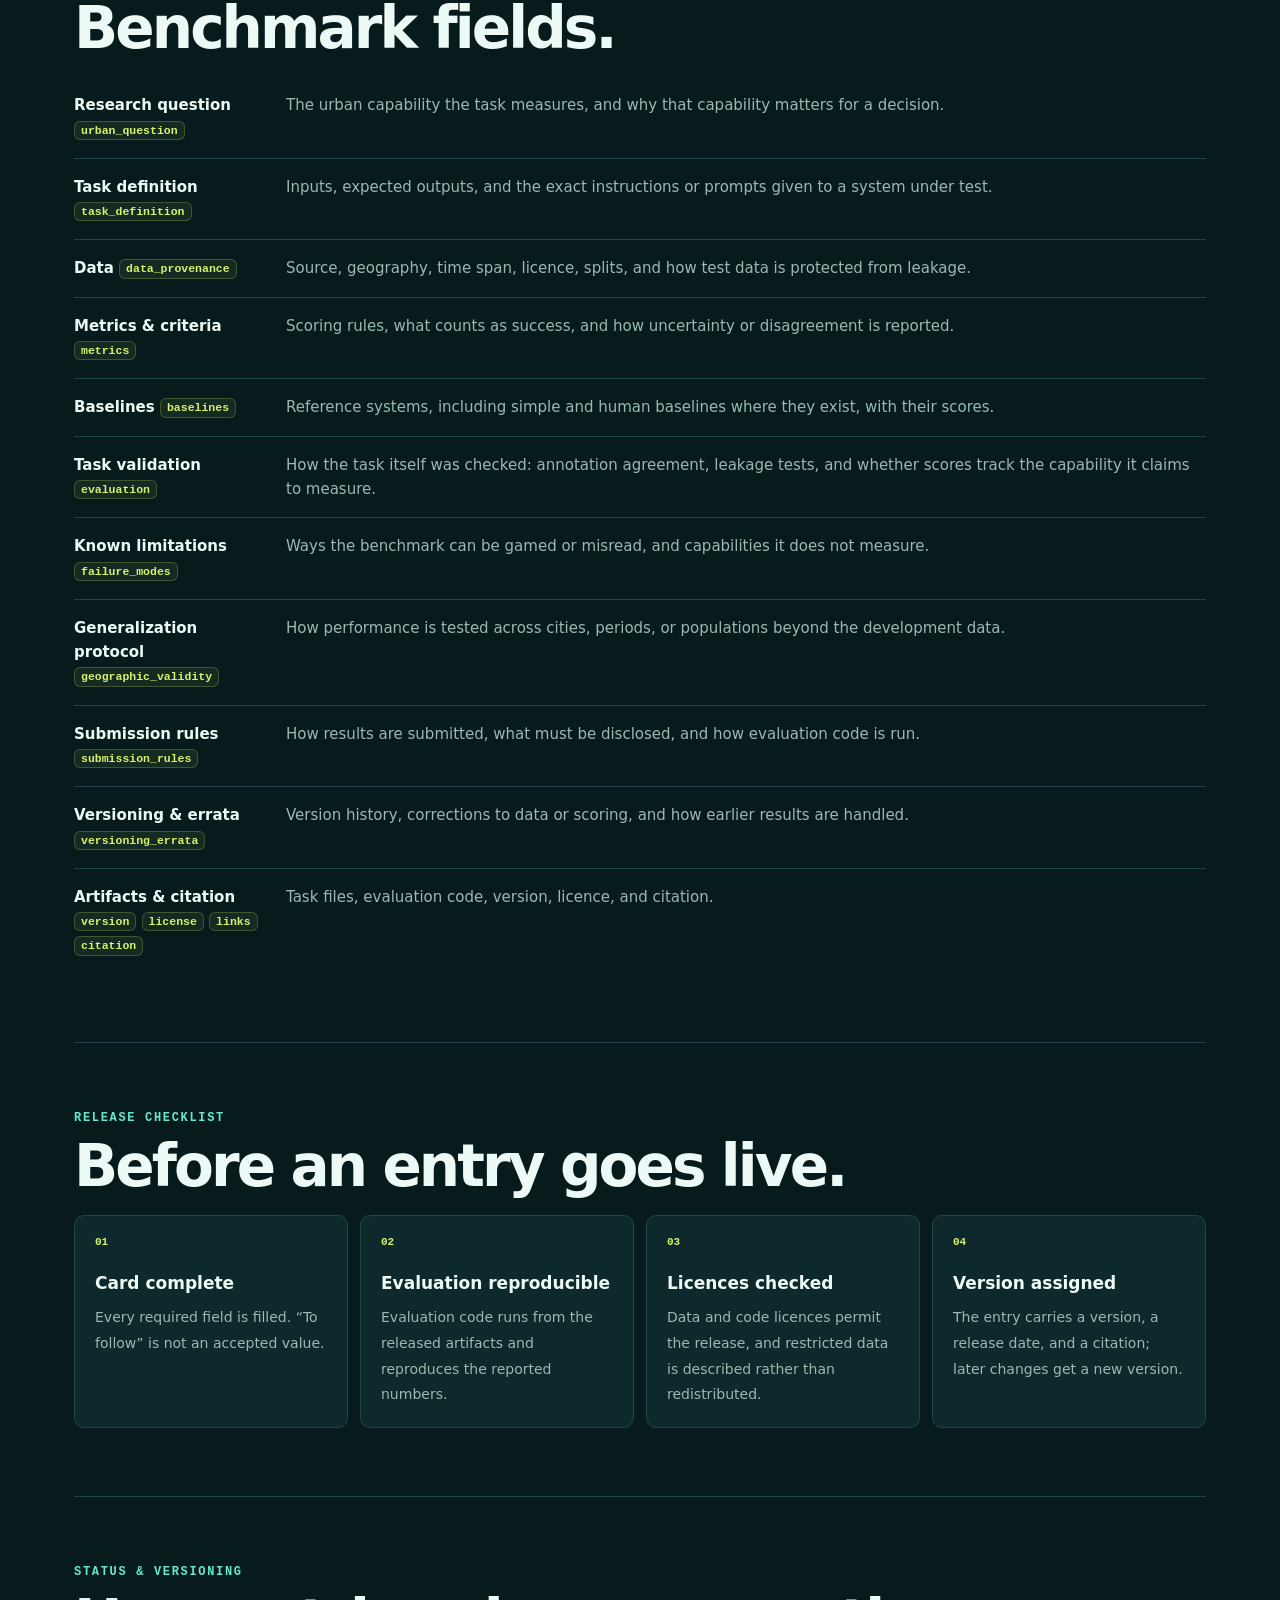
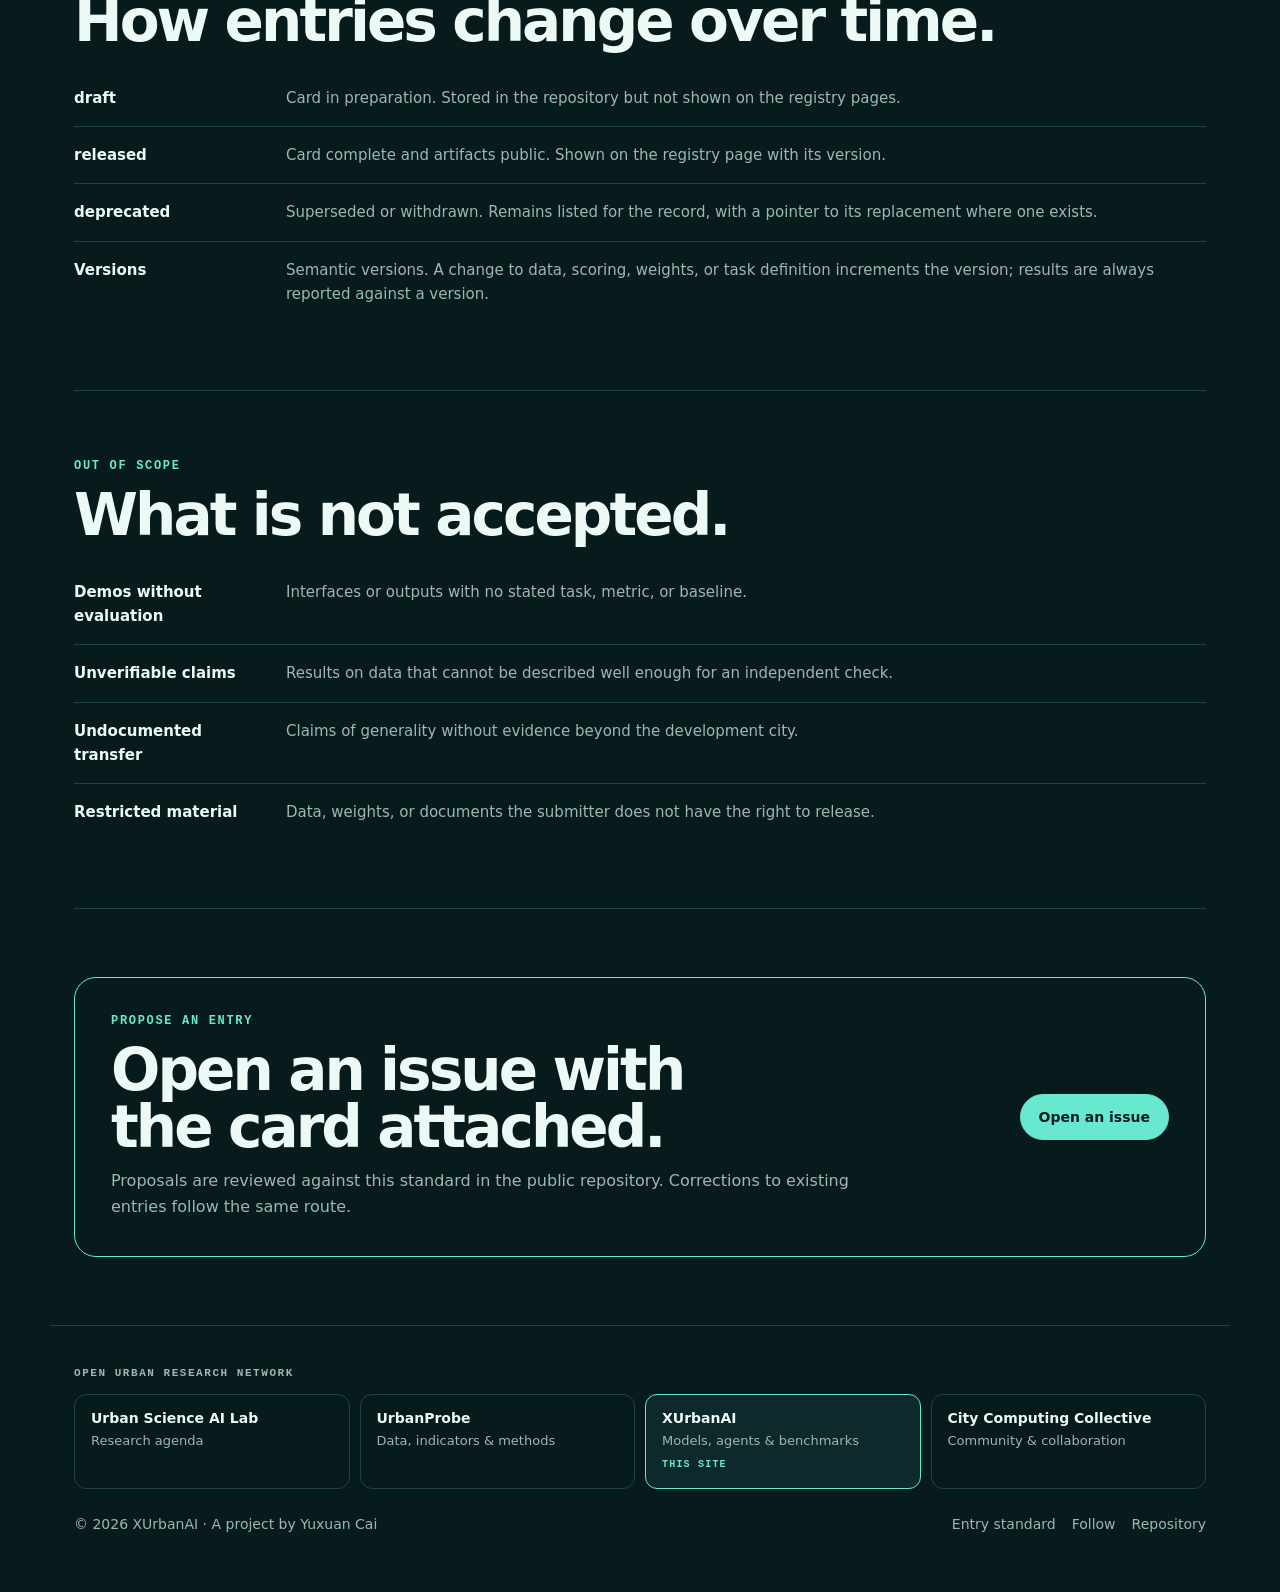
<file: standards.html>
<!doctype html>
<html lang="en">
<head>
  <meta charset="utf-8">
  <meta name="viewport" content="width=device-width,initial-scale=1">
  <title>Entry Standard — XUrbanAI</title>
  <meta name="description" content="The XUrbanAI entry standard: the fields every model, agent, and benchmark must document, the release checklist, status and versioning rules, and what is not accepted.">
  <link rel="canonical" href="https://xurbanai.com/standards.html">
  <meta name="theme-color" content="#071b1d">
  <meta property="og:type" content="website">
  <meta property="og:site_name" content="XUrbanAI">
  <meta property="og:title" content="Entry Standard — XUrbanAI">
  <meta property="og:description" content="The fields every model, agent, and benchmark must document, the release checklist, and what is not accepted.">
  <meta property="og:url" content="https://xurbanai.com/standards.html">
  <meta property="og:image" content="https://xurbanai.com/assets/og.png">
  <meta property="og:image:width" content="1200">
  <meta property="og:image:height" content="630">
  <meta property="og:image:alt" content="XUrbanAI: Build. Test. Question. Registries of urban AI models, agents, and benchmarks.">
  <meta name="twitter:card" content="summary_large_image">
  <link rel="icon" href="data:image/svg+xml,%3Csvg xmlns='http://www.w3.org/2000/svg' viewBox='0 0 64 64'%3E%3Crect width='64' height='64' rx='14' fill='%23071b1d'/%3E%3Ctext x='32' y='45' text-anchor='middle' font-family='system-ui,sans-serif' font-weight='900' font-size='38' fill='%2367e8cf'%3EX%3C/text%3E%3C/svg%3E">
  <link rel="alternate" type="application/rss+xml" title="XUrbanAI releases" href="feeds/releases.xml">
  <link rel="stylesheet" href="assets/follow.css">
  <link rel="stylesheet" href="assets/site.css">
</head>
<body>
  <a class="skip" href="#main">Skip to content</a>
  <header>
    <div class="nav">
      <a class="brand" href="index.html"><span>X</span>UrbanAI</a>
      <button class="nav-search" type="button" data-palette hidden aria-label="Search"><svg viewBox="0 0 20 20" aria-hidden="true"><circle cx="8.5" cy="8.5" r="5.5"/><path d="m13 13 4 4"/></svg><span>Search</span><kbd>Ctrl K</kbd></button>
      <a class="nav-follow" href="follow.html" aria-label="Follow updates"><svg viewBox="0 0 24 24" fill="none" stroke="currentColor" stroke-width="2" stroke-linecap="round" stroke-linejoin="round" aria-hidden="true" focusable="false"><path d="M6 8a6 6 0 0 1 12 0c0 7 3 9 3 9H3s3-2 3-9"/><path d="M10.3 21a1.94 1.94 0 0 0 3.4 0"/></svg></a>
      <button class="nav-toggle" type="button" aria-label="Menu" aria-expanded="false" aria-controls="site-nav"><span></span><span></span><span></span></button>
      <nav id="site-nav" aria-label="Primary">
        <a href="models.html">Models</a>
        <a href="agents.html">Agents</a>
        <a href="benchmarks.html">Benchmarks</a>
        <a href="standards.html" aria-current="page">Standards</a>
        <a class="cta" href="https://github.com/Hamsterradcc/xurbanai.com">GitHub</a>
      </nav>
    </div>
  </header>

  <main id="main">
    <div class="page-hero">
      <div>
        <div class="eyebrow">Entry standard · v1</div>
        <h1>What it takes to enter a registry.</h1>
        <p class="lead">One standard, three registries. The common fields apply to everything; each registry adds the fields its kind of work needs. Missing fields block a release.</p>
      </div>
      <aside class="note">
        <strong>How the standard is used</strong>
        <p>Entry cards are stored as JSON in the repository and rendered on the registry pages. Changes to the standard are versioned and recorded in the repository history.</p>
      </aside>
    </div>

    <section id="common">
      <div class="eyebrow">Common fields</div>
      <h2>Required for every entry.</h2>
      <!-- build:common -->
      <dl class="fields">
        <div><dt>Urban question <code class="key">urban_question</code></dt><dd>The city problem the work addresses, and who is meant to use the result.</dd></div>
        <div><dt>Data provenance <code class="key">data_provenance</code></dt><dd>Sources, geography, time span, licence, and processing steps for every dataset used.</dd></div>
        <div><dt>Evaluation <code class="key">evaluation</code></dt><dd>Tasks, metrics, baselines, and protocol, with results reported as released.</dd></div>
        <div><dt>Failure modes <code class="key">failure_modes</code></dt><dd>Known limitations, observed errors, and conditions under which the result should not be trusted.</dd></div>
        <div><dt>Geographic validity <code class="key">geographic_validity</code></dt><dd>Cities tested, and whether claims are local or supported by cross-city evidence.</dd></div>
        <div><dt>Artifacts &amp; citation <code class="key">version</code> <code class="key">license</code> <code class="key">links</code> <code class="key">citation</code></dt><dd>Code, configurations, weights or task files, a version, a licence, and how to cite the entry.</dd></div>
      </dl>
      <!-- /build:common -->
    </section>

    <section id="models">
      <div class="eyebrow">Registry 01</div>
      <h2>Model fields.</h2>
      <!-- build:rules models -->
      <div class="rules">
        <div class="rule"><strong>Urban question <code class="key">urban_question</code></strong><span>The city problem the work addresses, and who is meant to use the result.</span></div>
        <div class="rule"><strong>Intended task <code class="key">intended_task</code></strong><span>The prediction, representation, or generation task, and the urban decision it is meant to inform.</span></div>
        <div class="rule"><strong>Inputs &amp; modalities <code class="key">inputs_modalities</code></strong><span>Imagery, maps, mobility traces, text, tabular records, or sensor streams, with resolution and preprocessing.</span></div>
        <div class="rule"><strong>Training data <code class="key">data_provenance</code></strong><span>Sources, geography, time span, licence, sampling, and any data that was excluded and why.</span></div>
        <div class="rule"><strong>Evaluation <code class="key">evaluation</code></strong><span>Held-out tasks, metrics, baselines, and uncertainty estimates, with the evaluation code released.</span></div>
        <div class="rule"><strong>Failure modes <code class="key">failure_modes</code></strong><span>Observed errors, subgroup gaps, distribution shifts, and conditions under which outputs should not be used.</span></div>
        <div class="rule"><strong>Geographic validity <code class="key">geographic_validity</code></strong><span>Cities trained and tested on, and evidence for or against transfer to other places.</span></div>
        <div class="rule"><strong>Usage constraints <code class="key">usage_constraints</code></strong><span>Intended users, prohibited uses, and requirements for human review.</span></div>
        <div class="rule"><strong>Artifacts &amp; citation <code class="key">version</code> <code class="key">license</code> <code class="key">links</code> <code class="key">citation</code></strong><span>Code, configuration, weights or access route, version, licence, and citation.</span></div>
      </div>
      <!-- /build:rules models -->
    </section>

    <section id="agents">
      <div class="eyebrow">Registry 02</div>
      <h2>Agent fields.</h2>
      <!-- build:rules agents -->
      <div class="rules">
        <div class="rule"><strong>Urban question <code class="key">urban_question</code></strong><span>The city problem the work addresses, and who is meant to use the result.</span></div>
        <div class="rule"><strong>Task &amp; workflow <code class="key">task_workflow</code></strong><span>The research or planning task, the steps the agent performs, and where the workflow starts and stops.</span></div>
        <div class="rule"><strong>Tools &amp; data access <code class="key">data_provenance</code></strong><span>Models, datasets, APIs, and documents the agent can call or read, with their licences.</span></div>
        <div class="rule"><strong>Decision boundaries <code class="key">decision_boundaries</code></strong><span>What the agent may decide alone, what requires a human, and how its outputs are reviewed.</span></div>
        <div class="rule"><strong>Evaluation protocol <code class="key">evaluation</code></strong><span>Success criteria, reliability across runs, comparison with human performance, and reproducibility.</span></div>
        <div class="rule"><strong>Failure modes <code class="key">failure_modes</code></strong><span>Observed errors, fabrication risks, bias in retrieved evidence, and misuse scenarios.</span></div>
        <div class="rule"><strong>Traceability <code class="key">traceability</code></strong><span>Logs, intermediate outputs, and citations the agent produces so that results can be audited.</span></div>
        <div class="rule"><strong>Geographic validity <code class="key">geographic_validity</code></strong><span>Cities tested, and whether claims are local or supported by cross-city evidence.</span></div>
        <div class="rule"><strong>Usage constraints <code class="key">usage_constraints</code></strong><span>Intended users, settings where the agent must not be used, and cost or rate considerations.</span></div>
        <div class="rule"><strong>Artifacts &amp; citation <code class="key">version</code> <code class="key">license</code> <code class="key">links</code> <code class="key">citation</code></strong><span>Code, prompts or policies, configuration, version, licence, and citation.</span></div>
      </div>
      <!-- /build:rules agents -->
    </section>

    <section id="benchmarks">
      <div class="eyebrow">Registry 03</div>
      <h2>Benchmark fields.</h2>
      <!-- build:rules benchmarks -->
      <div class="rules">
        <div class="rule"><strong>Research question <code class="key">urban_question</code></strong><span>The urban capability the task measures, and why that capability matters for a decision.</span></div>
        <div class="rule"><strong>Task definition <code class="key">task_definition</code></strong><span>Inputs, expected outputs, and the exact instructions or prompts given to a system under test.</span></div>
        <div class="rule"><strong>Data <code class="key">data_provenance</code></strong><span>Source, geography, time span, licence, splits, and how test data is protected from leakage.</span></div>
        <div class="rule"><strong>Metrics &amp; criteria <code class="key">metrics</code></strong><span>Scoring rules, what counts as success, and how uncertainty or disagreement is reported.</span></div>
        <div class="rule"><strong>Baselines <code class="key">baselines</code></strong><span>Reference systems, including simple and human baselines where they exist, with their scores.</span></div>
        <div class="rule"><strong>Task validation <code class="key">evaluation</code></strong><span>How the task itself was checked: annotation agreement, leakage tests, and whether scores track the capability it claims to measure.</span></div>
        <div class="rule"><strong>Known limitations <code class="key">failure_modes</code></strong><span>Ways the benchmark can be gamed or misread, and capabilities it does not measure.</span></div>
        <div class="rule"><strong>Generalization protocol <code class="key">geographic_validity</code></strong><span>How performance is tested across cities, periods, or populations beyond the development data.</span></div>
        <div class="rule"><strong>Submission rules <code class="key">submission_rules</code></strong><span>How results are submitted, what must be disclosed, and how evaluation code is run.</span></div>
        <div class="rule"><strong>Versioning &amp; errata <code class="key">versioning_errata</code></strong><span>Version history, corrections to data or scoring, and how earlier results are handled.</span></div>
        <div class="rule"><strong>Artifacts &amp; citation <code class="key">version</code> <code class="key">license</code> <code class="key">links</code> <code class="key">citation</code></strong><span>Task files, evaluation code, version, licence, and citation.</span></div>
      </div>
      <!-- /build:rules benchmarks -->
    </section>

    <section id="release">
      <div class="eyebrow">Release checklist</div>
      <h2>Before an entry goes live.</h2>
      <div class="steps">
        <div class="step"><strong>Card complete</strong><span>Every required field is filled. “To follow” is not an accepted value.</span></div>
        <div class="step"><strong>Evaluation reproducible</strong><span>Evaluation code runs from the released artifacts and reproduces the reported numbers.</span></div>
        <div class="step"><strong>Licences checked</strong><span>Data and code licences permit the release, and restricted data is described rather than redistributed.</span></div>
        <div class="step"><strong>Version assigned</strong><span>The entry carries a version, a release date, and a citation; later changes get a new version.</span></div>
      </div>
    </section>

    <section id="status">
      <div class="eyebrow">Status &amp; versioning</div>
      <h2>How entries change over time.</h2>
      <div class="rules">
        <div class="rule"><strong>draft</strong><span>Card in preparation. Stored in the repository but not shown on the registry pages.</span></div>
        <div class="rule"><strong>released</strong><span>Card complete and artifacts public. Shown on the registry page with its version.</span></div>
        <div class="rule"><strong>deprecated</strong><span>Superseded or withdrawn. Remains listed for the record, with a pointer to its replacement where one exists.</span></div>
        <div class="rule"><strong>Versions</strong><span>Semantic versions. A change to data, scoring, weights, or task definition increments the version; results are always reported against a version.</span></div>
      </div>
    </section>

    <section id="not-accepted">
      <div class="eyebrow">Out of scope</div>
      <h2>What is not accepted.</h2>
      <div class="rules">
        <div class="rule"><strong>Demos without evaluation</strong><span>Interfaces or outputs with no stated task, metric, or baseline.</span></div>
        <div class="rule"><strong>Unverifiable claims</strong><span>Results on data that cannot be described well enough for an independent check.</span></div>
        <div class="rule"><strong>Undocumented transfer</strong><span>Claims of generality without evidence beyond the development city.</span></div>
        <div class="rule"><strong>Restricted material</strong><span>Data, weights, or documents the submitter does not have the right to release.</span></div>
      </div>
    </section>

    <section>
      <div class="callout">
        <div>
          <div class="eyebrow">Propose an entry</div>
          <h2>Open an issue with the card attached.</h2>
          <p class="intro">Proposals are reviewed against this standard in the public repository. Corrections to existing entries follow the same route.</p>
        </div>
        <a class="button solid" href="https://github.com/Hamsterradcc/xurbanai.com/issues/new/choose">Open an issue</a>
      </div>
    </section>
  </main>

  <footer>
    <p class="network-title" id="network-title">Open urban research network</p>
    <ul class="network" aria-labelledby="network-title">
        <li><a href="https://urbanscience.ai"><strong>Urban Science AI Lab</strong><span>Research agenda</span></a></li>
        <li><a href="https://urbanprobe.com"><strong>UrbanProbe</strong><span>Data, indicators &amp; methods</span></a></li>
        <li><div class="here"><strong>XUrbanAI</strong><span>Models, agents &amp; benchmarks</span><small>This site</small></div></li>
        <li><a href="https://citycomputingcollective.com"><strong>City Computing Collective</strong><span>Community &amp; collaboration</span></a></li>
    </ul>
    <div class="footer-base">
      <span>&copy; 2026 XUrbanAI &middot; A project by <a href="https://yuxuancai.com">Yuxuan Cai</a></span>
      <div class="links"><a href="standards.html">Entry standard</a><a href="follow.html">Follow</a><a href="https://github.com/Hamsterradcc/xurbanai.com">Repository</a></div>
    </div>
  </footer>
  <script src="assets/follow.js"></script>
  <script src="assets/site.js"></script>
  <script src="assets/palette.js"></script>
</body>
</html>
</file>
<file: assets/follow.css>
/*
 * follow.css - styles for the shared Follow dialog and the .follow-btn trigger.
 * Identical on every site. Each site sets these custom properties on :root
 * (the dialog lives under <body>, so :root or body both work):
 *   --follow-bg  --follow-fg  --follow-muted  --follow-line  --follow-surface
 *   --follow-accent  --follow-accent-fg  --follow-radius  --follow-mono
 * Every use below has a fallback, so the component also works with none set.
 */

html.follow-open { overflow: hidden; }

/* ---------- generic trigger ---------- */
.follow-btn {
  display: inline-flex;
  align-items: center;
  justify-content: center;
  gap: .5rem;
  min-height: 2.25rem;
  padding: .45rem .9rem;
  font: inherit;
  font-weight: 600;
  line-height: 1.2;
  color: var(--follow-fg, #1a1a1a);
  background: var(--follow-surface, #f4f4f5);
  border: 1px solid var(--follow-line, #c9c9cf);
  border-radius: var(--follow-radius, 8px);
  text-decoration: none;
  cursor: pointer;
}
.follow-btn:hover { border-color: var(--follow-accent, #1d4ed8); }
.follow-btn:focus-visible { outline: 2px solid var(--follow-accent, #1d4ed8); outline-offset: 2px; }
.follow-btn svg, .follow-btn .follow-icon { flex: none; width: 1.1em; height: 1.1em; }
@media (pointer: coarse) { .follow-btn { min-height: 2.75rem; } }

/* ---------- dialog ---------- */
.follow-dialog {
  box-sizing: border-box;
  width: min(34rem, calc(100vw - 1rem));
  max-width: none;
  max-height: calc(100vh - 1rem);
  max-height: calc(100dvh - 1rem);
  margin: auto;
  padding: 0;
  overflow: auto;
  overscroll-behavior: contain;
  color: var(--follow-fg, #1a1a1a);
  background: var(--follow-bg, #ffffff);
  border: 1px solid var(--follow-line, #c9c9cf);
  border-radius: var(--follow-radius, 8px);
  box-shadow: 0 20px 50px rgba(0, 0, 0, .35);
  font: inherit;
  line-height: 1.5;
}
.follow-dialog::backdrop { background: rgba(0, 0, 0, .55); }
.follow-dialog *, .follow-dialog *::before, .follow-dialog *::after { box-sizing: border-box; }
.follow-dialog [hidden] { display: none !important; }

.follow-panel { padding: 1.25rem 1.25rem 1rem; }
@media (max-width: 480px) { .follow-panel { padding: 1rem .875rem .875rem; } }

.follow-head { display: flex; align-items: flex-start; gap: .75rem; }
.follow-head-text { flex: 1; min-width: 0; }
.follow-title { margin: 0; font-size: 1.25rem; line-height: 1.3; font-weight: 700; overflow-wrap: anywhere; color: var(--follow-fg, #1a1a1a); }
.follow-what { margin: .35rem 0 0; color: var(--follow-muted, #555560); }

.follow-close {
  flex: none;
  display: inline-flex;
  align-items: center;
  justify-content: center;
  width: 2.75rem;
  height: 2.75rem;
  margin: -.5rem -.5rem 0 0;
  padding: 0;
  color: var(--follow-fg, #1a1a1a);
  background: transparent;
  border: 0;
  border-radius: var(--follow-radius, 8px);
  cursor: pointer;
}
.follow-close:hover { background: var(--follow-surface, #f4f4f5); }
.follow-close:focus-visible, .follow-action:focus-visible, .follow-field:focus-visible,
.follow-dialog a:focus-visible { outline: 2px solid var(--follow-accent, #1d4ed8); outline-offset: 2px; }

.follow-status {
  margin: 1rem 0 0;
  padding: .65rem .8rem;
  color: var(--follow-fg, #1a1a1a);
  background: var(--follow-surface, #f4f4f5);
  border: 1px solid var(--follow-line, #c9c9cf);
  border-radius: var(--follow-radius, 8px);
}
.follow-status:empty { display: none; }

.follow-section { margin-top: 1.25rem; padding-top: 1rem; padding-bottom: 0; border-top: 1px solid var(--follow-line, #c9c9cf); }
.follow-status + .follow-section { margin-top: 1rem; }
.follow-body > .follow-section:first-child { margin-top: 1rem; }
.follow-h { margin: 0 0 .35rem; font-size: 1rem; line-height: 1.3; font-weight: 700; color: var(--follow-fg, #1a1a1a); }
.follow-text { margin: 0 0 .75rem; color: var(--follow-muted, #555560); }
.follow-small { margin: .65rem 0 0; font-size: .875rem; }
.follow-note { margin: .5rem 0 0; font-size: .875rem; color: var(--follow-muted, #555560); }
.follow-label { display: block; margin: 0 0 .35rem; font-weight: 600; }

.follow-row { display: flex; flex-wrap: wrap; gap: .5rem; }
.follow-copy { display: flex; flex-wrap: wrap; gap: .5rem; margin: 0 0 .65rem; }
.follow-row + .follow-copy { margin-top: .65rem; }

/* actions: links and buttons share one look */
.follow-action {
  display: inline-flex;
  align-items: center;
  justify-content: center;
  min-height: 2.75rem;
  padding: .5rem .9rem;
  font: inherit;
  font-weight: 600;
  line-height: 1.2;
  text-align: center;
  text-decoration: none;
  color: var(--follow-fg, #1a1a1a);
  background: var(--follow-surface, #f4f4f5);
  border: 1px solid var(--follow-line, #c9c9cf);
  border-radius: var(--follow-radius, 8px);
  cursor: pointer;
}
.follow-action:hover { border-color: var(--follow-accent, #1d4ed8); }
.follow-action.follow-primary {
  color: var(--follow-accent-fg, #ffffff);
  background: var(--follow-accent, #1d4ed8);
  border-color: var(--follow-accent, #1d4ed8);
}
.follow-action.follow-primary:hover { filter: brightness(1.1); }

.follow-field {
  flex: 1 1 12rem;
  min-width: 0;
  min-height: 2.75rem;
  padding: .5rem .7rem;
  font-family: var(--follow-mono, ui-monospace, SFMono-Regular, Menlo, Consolas, monospace);
  font-size: .875rem;
  color: var(--follow-fg, #1a1a1a);
  background: var(--follow-bg, #ffffff);
  border: 1px solid var(--follow-line, #c9c9cf);
  border-radius: var(--follow-radius, 8px);
}
.follow-field.follow-email { font-family: inherit; font-size: 1rem; }

.follow-dialog a:not(.follow-action) { color: var(--follow-accent, #1d4ed8); text-underline-offset: .15em; }
.follow-small a { display: inline-block; padding: .65rem 0; margin: -.65rem 0; }

.follow-foot { margin-top: 1.25rem; padding-top: 1rem; border-top: 1px solid var(--follow-line, #c9c9cf); }
.follow-privacy { margin: 0 0 .5rem; font-size: .875rem; color: var(--follow-muted, #555560); }
.follow-all { margin: 0; font-size: .9375rem; }
.follow-all a { display: inline-flex; align-items: center; min-height: 2.75rem; font-weight: 600; }

.follow-sr {
  position: absolute !important;
  width: 1px; height: 1px;
  margin: -1px; padding: 0;
  overflow: hidden;
  clip: rect(0 0 0 0);
  clip-path: inset(50%);
  white-space: nowrap;
  border: 0;
}

@media (max-width: 400px) {
  .follow-row > .follow-action, .follow-copy > .follow-action { flex: 1 1 100%; }
}

@media (prefers-reduced-motion: no-preference) {
  .follow-dialog[open] { animation: follow-in .16s ease-out; }
  .follow-dialog[open]::backdrop { animation: follow-fade .16s ease-out; }
  .follow-btn, .follow-action { transition: border-color .12s, background-color .12s; }
}
@keyframes follow-in { from { opacity: 0; transform: translateY(8px); } to { opacity: 1; transform: none; } }
@keyframes follow-fade { from { opacity: 0; } to { opacity: 1; } }
</file>
<file: assets/site.css>
/* XUrbanAI — site stylesheet
   Order: tokens → base → header/nav → buttons → hero → page hero → sections → cards → standards → registry → footer → responsive */
:root{
  --bg:#071b1d;--bg-2:#051214;--panel:#0d292b;--panel-2:#0a2325;--line:#204447;--line-2:#2b5a5e;
  --text:#edf9f4;--muted:#9bb8b1;--cyan:#67e8cf;--acid:#d7f26b;--violet:#a994ff;
  --radius:18px;--radius-s:10px;--max:1180px;--pad:24px;
  --mono:ui-monospace,SFMono-Regular,Menlo,Consolas,monospace;
  --sans:Inter,ui-sans-serif,system-ui,-apple-system,"Segoe UI",sans-serif;
}
*{box-sizing:border-box}
html{scroll-behavior:smooth}
body{margin:0;background:var(--bg);color:var(--text);font:16px/1.62 var(--sans);-webkit-font-smoothing:antialiased}
body:before{content:"";position:fixed;inset:0;pointer-events:none;z-index:0;background:linear-gradient(rgba(103,232,207,.035) 1px,transparent 1px),linear-gradient(90deg,rgba(103,232,207,.035) 1px,transparent 1px);background-size:42px 42px}
a{color:inherit}
h1,h2,h3{text-wrap:balance;margin:0}
p{margin:0}
:focus-visible{outline:2px solid var(--acid);outline-offset:3px;border-radius:4px}
.skip{position:absolute;left:-999px;top:8px;z-index:50;background:var(--acid);color:var(--bg);padding:8px 12px;border-radius:8px;font-weight:800;text-decoration:none}
.skip:focus{left:12px}

/* header / nav */
header{position:sticky;top:0;z-index:20;background:rgba(7,27,29,.9);backdrop-filter:blur(15px);border-bottom:1px solid var(--line)}
.nav{position:relative;max-width:var(--max);margin:auto;padding:14px var(--pad);display:flex;justify-content:space-between;align-items:center;gap:20px}
.brand{text-decoration:none;font-weight:900;letter-spacing:-.03em;font-size:18px;white-space:nowrap}
.brand span{color:var(--cyan)}
.nav nav{display:flex;gap:22px;align-items:center}
.nav nav a{position:relative;display:inline-flex;align-items:center;min-height:24px;text-decoration:none;color:var(--muted);font-size:14px;white-space:nowrap}
.nav nav a:hover,.nav nav a[aria-current="page"]{color:var(--text)}
.nav nav a[aria-current="page"]:after{content:"";position:absolute;left:0;right:0;bottom:-8px;height:2px;background:var(--cyan);border-radius:2px}
.nav nav a.cta{border:1px solid var(--cyan);color:var(--cyan);padding:7px 13px;border-radius:999px;font-weight:800}
.nav nav a.cta:hover{background:var(--cyan);color:var(--bg)}
.nav-toggle{display:none;background:none;border:1px solid var(--line);color:var(--text);border-radius:10px;width:40px;height:36px;cursor:pointer;padding:0}
.nav-toggle span{display:block;width:18px;height:2px;background:currentColor;margin:3px auto;transition:.2s}
.nav-toggle[aria-expanded="true"] span:nth-child(1){transform:translateY(5px) rotate(45deg)}
.nav-toggle[aria-expanded="true"] span:nth-child(2){opacity:0}
.nav-toggle[aria-expanded="true"] span:nth-child(3){transform:translateY(-5px) rotate(-45deg)}

main{position:relative;z-index:1;max-width:var(--max);margin:auto;padding:0 var(--pad)}
.eyebrow{font:800 12px/1.3 var(--mono);letter-spacing:.14em;text-transform:uppercase;color:var(--cyan);margin-bottom:12px}
.lead{font-size:clamp(18px,2.1vw,23px);color:var(--muted);max-width:740px}
.intro{color:var(--muted);max-width:760px;margin:0 0 34px}

/* buttons */
.button{display:inline-flex;align-items:center;gap:8px;border:1px solid var(--cyan);color:var(--cyan);padding:11px 18px;border-radius:999px;text-decoration:none;font-weight:800;font-size:14px;transition:.18s ease}
.button:hover{background:var(--cyan);color:var(--bg)}
.button.solid{background:var(--cyan);color:var(--bg)}
.button.solid:hover{background:var(--acid);border-color:var(--acid)}
.button.ghost{border-color:var(--line-2);color:var(--text)}
.button.ghost:hover{background:var(--panel);color:var(--text)}
.actions{display:flex;gap:10px;flex-wrap:wrap;margin-top:28px}

/* hero */
.hero{min-height:72vh;display:grid;grid-template-columns:1.1fr .9fr;gap:55px;align-items:center;padding:72px 0 64px}
.hero h1{font-size:clamp(54px,8.5vw,108px);line-height:.9;letter-spacing:-.07em;margin:6px 0 26px}
.terminal{background:var(--bg-2);border:1px solid var(--line);border-radius:20px;overflow:hidden;box-shadow:0 30px 90px rgba(0,0,0,.35)}
.bar{padding:12px 16px;border-bottom:1px solid var(--line);display:flex;gap:7px;align-items:center}
.bar i{width:9px;height:9px;border-radius:50%;background:var(--line-2)}
.bar small{margin-left:auto;font:600 11px var(--mono);color:var(--muted);letter-spacing:.08em}
.code{padding:24px 26px;font:14px/1.9 var(--mono);color:var(--muted)}
.code b{color:var(--cyan);font-weight:700}
.code em{color:var(--acid);font-style:normal}
.cursor{display:inline-block;width:8px;height:16px;background:var(--violet);vertical-align:-3px;animation:blink 1.1s steps(2) infinite}
@keyframes blink{to{opacity:0}}

/* page hero (subpages) */
.page-hero{padding:64px 0 44px;display:grid;grid-template-columns:1.2fr .8fr;gap:44px;align-items:end;border-bottom:1px solid var(--line)}
.page-hero h1{font-size:clamp(40px,5.6vw,72px);line-height:.95;letter-spacing:-.055em;margin:6px 0 18px}
.note{background:var(--panel);border:1px solid var(--line);border-top:3px solid var(--violet);border-radius:var(--radius);padding:22px}
.note strong{display:block;font-size:18px;margin-bottom:6px}
.note p{color:var(--muted);font-size:14px}
.note .status{display:inline-flex;align-items:center;gap:8px;margin-top:14px;font:700 11px var(--mono);letter-spacing:.12em;text-transform:uppercase;color:var(--acid)}
.note .status i{width:8px;height:8px;border-radius:50%;background:var(--acid);box-shadow:0 0 0 5px rgba(215,242,107,.12)}

/* sections */
section{padding:68px 0;border-top:1px solid var(--line)}
main>section:first-child,.page-hero+section{border-top:0}
section h2{font-size:clamp(34px,4.6vw,58px);line-height:.98;letter-spacing:-.05em;margin:0 0 20px}
.grid{display:grid;grid-template-columns:repeat(3,1fr);gap:16px}
.grid.two{grid-template-columns:repeat(2,1fr)}
.card{position:relative;display:block;background:linear-gradient(145deg,var(--panel),var(--panel-2));border:1px solid var(--line);border-radius:var(--radius);padding:26px;min-height:220px;text-decoration:none;transition:.18s ease}
a.card:hover{border-color:var(--line-2);transform:translateY(-2px)}
.card .icon{color:var(--acid);font:800 12px var(--mono);letter-spacing:.1em}
.card h3{font-size:24px;line-height:1.15;margin:34px 0 10px}
.card p{color:var(--muted)}
.card .more{position:absolute;right:22px;top:22px;color:var(--cyan);font-weight:900}
.card .count{display:inline-block;margin-top:18px;font:700 11px var(--mono);letter-spacing:.1em;text-transform:uppercase;color:var(--muted);border:1px solid var(--line);padding:5px 9px;border-radius:999px}
.principles{display:grid;grid-template-columns:repeat(2,1fr);gap:14px}
.principle{border-left:3px solid var(--violet);background:var(--panel);padding:18px 20px;border-radius:0 var(--radius-s) var(--radius-s) 0}
.principle strong{display:block;margin-bottom:5px}
.principle span{color:var(--muted)}

/* standards: field lists, steps, rules */
.fields{display:grid;grid-template-columns:repeat(2,1fr);gap:12px;margin:0}
.fields div{background:var(--panel);border:1px solid var(--line);border-radius:var(--radius-s);padding:16px 18px}
.fields dt{font:800 11px var(--mono);letter-spacing:.12em;text-transform:uppercase;color:var(--cyan);margin-bottom:6px}
.fields dd{margin:0;color:var(--muted);font-size:14px}
.steps{counter-reset:s;display:grid;grid-template-columns:repeat(4,1fr);gap:12px}
.step{counter-increment:s;background:var(--panel);border:1px solid var(--line);border-radius:var(--radius-s);padding:20px}
.step:before{content:"0" counter(s);display:block;color:var(--acid);font:700 11px var(--mono);margin-bottom:22px}
.step strong{display:block;font-size:17px;margin-bottom:6px}
.step span{color:var(--muted);font-size:14px}
.rules{display:grid;gap:0}
.rule{display:grid;grid-template-columns:190px 1fr;gap:22px;padding:16px 0;border-bottom:1px solid var(--line)}
.rule:last-child{border-bottom:0}
.rule strong{font-size:15px}
.rule span{color:var(--muted);font-size:15px}

/* registry list + empty state */
.registry{display:grid;gap:12px;margin-bottom:16px}
.entry{display:grid;grid-template-columns:1fr auto;gap:18px;align-items:center;background:var(--panel);border:1px solid var(--line);border-radius:var(--radius-s);padding:18px 20px;text-decoration:none;transition:.18s}
.entry:hover{border-color:var(--line-2)}
.entry h3{font-size:19px;margin:0 0 4px}
.entry p{color:var(--muted);font-size:14px}
.entry .tags{display:flex;gap:6px;flex-wrap:wrap;margin-top:10px}
.tag{font:700 11px var(--mono);letter-spacing:.08em;color:var(--muted);border:1px solid var(--line);border-radius:999px;padding:4px 8px}
.badge{font:700 11px var(--mono);letter-spacing:.1em;text-transform:uppercase;color:var(--acid);border:1px solid rgba(215,242,107,.35);padding:5px 9px;border-radius:999px;white-space:nowrap}
.badge.deprecated{color:var(--muted);border-color:var(--line)}
.empty{border:1px dashed var(--line-2);border-radius:var(--radius);padding:34px;display:grid;grid-template-columns:1fr auto;gap:24px;align-items:center;background:rgba(13,41,43,.5)}
.empty[hidden]{display:none}
.empty strong{display:block;font-size:20px;margin-bottom:6px}
.empty p{color:var(--muted);max-width:620px}
.empty .actions{margin-top:0}
.callout{border:1px solid var(--cyan);border-radius:22px;padding:36px;display:grid;grid-template-columns:1fr auto;gap:24px;align-items:center}
.callout h2{margin:0}
.callout .intro{margin:12px 0 0}

/* entry page */
[hidden]{display:none!important}
.banner{margin:24px 0 0;padding:12px 16px;border:1px dashed var(--acid);border-radius:var(--radius-s);font:700 12px/1.5 var(--mono);letter-spacing:.06em;color:var(--acid)}
.page-hero .eyebrow a{text-decoration:none}
.page-hero .eyebrow a:hover{text-decoration:underline}
.entry-tags{display:flex;gap:6px;flex-wrap:wrap;margin-top:16px}
.entry-tags:empty,.actions:empty{display:none}
.meta{display:grid;grid-template-columns:auto 1fr;gap:8px 16px;margin:14px 0 0;font-size:14px}
.meta dt{font:700 11px/1.7 var(--mono);letter-spacing:.1em;text-transform:uppercase;color:var(--muted)}
.meta dd{margin:0;color:var(--text);overflow-wrap:anywhere}
.notice{margin-top:24px;padding:16px 20px;border-left:3px solid var(--violet);background:var(--panel);border-radius:0 var(--radius-s) var(--radius-s) 0;color:var(--muted)}
.notice a,.rule-body a{color:var(--cyan);overflow-wrap:anywhere}
.rule-body p{margin:0 0 8px;color:var(--muted);font-size:15px}
.rule-body p:last-child{margin-bottom:0}
.rule-body .missing{font-style:italic;opacity:.75}
.cite{margin:0;padding:18px 20px;background:var(--bg-2);border:1px solid var(--line);border-radius:var(--radius-s);font:13px/1.7 var(--mono);color:var(--text);white-space:pre-wrap;overflow-wrap:anywhere}
button.button{font-family:inherit;cursor:pointer;background:transparent}
code.key{display:inline-block;font:600 11.5px/1.5 var(--mono);letter-spacing:0;text-transform:none;color:var(--acid);background:rgba(215,242,107,.07);border:1px solid rgba(215,242,107,.22);padding:0 6px;border-radius:6px;vertical-align:1px;white-space:nowrap}

/* ---------------------------------------------------------------- platform: browsing, entry sections, palette */
.visually-hidden{position:absolute!important;width:1px;height:1px;margin:-1px;overflow:hidden;clip:rect(0 0 0 0);white-space:nowrap;border:0}
.link-btn{background:none;border:0;padding:0;font:inherit;font-size:13px;font-weight:750;color:var(--cyan);cursor:pointer}
.link-btn:hover{text-decoration:underline}

/* header search */
.nav-search{display:inline-flex;align-items:center;gap:10px;margin-left:auto;margin-right:6px;font:inherit;font-size:13px;color:var(--muted);background:var(--panel);border:1px solid var(--line);border-radius:999px;padding:7px 8px 7px 12px;cursor:pointer}
.nav-search:hover{border-color:var(--cyan);color:var(--text)}
.nav-search svg{width:15px;height:15px;fill:none;stroke:currentColor;stroke-width:1.8;stroke-linecap:round}
.nav-search kbd,.reg-search kbd,.palette kbd{font:600 11px/1 var(--mono);border:1px solid var(--line);border-bottom-width:2px;border-radius:6px;padding:3px 6px;background:var(--bg-2);color:var(--muted)}
.nav nav{margin-left:0}

/* facts and tags */
.facts{display:flex;flex-wrap:wrap;gap:6px;margin-top:16px}
.facts.compact{margin-top:10px}
.fact{display:inline-flex;gap:6px;align-items:baseline;font-size:12.5px;color:var(--text);background:var(--panel);border:1px solid var(--line);border-radius:999px;padding:4px 10px;text-decoration:none}
.fact b{font:700 10px/1 var(--mono);letter-spacing:.1em;text-transform:uppercase;color:var(--muted)}
a.fact:hover{border-color:var(--cyan)}
.tag.theme{display:inline-flex;align-items:center;min-height:24px;text-decoration:none;border-color:rgba(215,242,107,.35);color:var(--text)}
.tag.theme:hover{border-color:var(--cyan)}
.entry-kind{display:block;font:700 10px/1 var(--mono);letter-spacing:.12em;text-transform:uppercase;color:var(--cyan);margin-bottom:6px}

/* registry browser */
.reg-browser{display:grid;grid-template-columns:240px minmax(0,1fr);gap:28px;align-items:start;margin-bottom:22px}
.reg-browser.no-facets{grid-template-columns:minmax(0,1fr)}
.facets{position:sticky;top:84px;border:1px solid var(--line);border-radius:var(--radius-s);background:var(--panel);padding:6px 14px 12px}
.facets summary{cursor:pointer;font-weight:750;font-size:14px;padding:8px 0;list-style:none}
.facets summary::-webkit-details-marker{display:none}
.facet{border:0;margin:0;padding:10px 0;border-top:1px solid var(--line)}
.facet legend{font:700 10.5px/1 var(--mono);letter-spacing:.12em;text-transform:uppercase;color:var(--muted);padding:0;margin-bottom:8px}
.facet-opt{display:flex;align-items:center;gap:8px;padding:4px 0;font-size:13.5px;color:var(--text);cursor:pointer}
.facet-opt input{accent-color:var(--cyan);width:15px;height:15px;margin:0}
.facet-opt span{flex:1;min-width:0}
.facet-opt small{font:600 11px/1 var(--mono);color:var(--muted)}
.facet-opt.zero{opacity:.45}
.reg-controls{display:flex;gap:10px;flex-wrap:wrap;margin-bottom:6px}
.reg-search{position:relative;flex:1 1 280px;display:flex;align-items:center}
.reg-search svg{position:absolute;left:14px;width:16px;height:16px;fill:none;stroke:var(--muted);stroke-width:1.8;stroke-linecap:round}
.reg-search input{width:100%;background:var(--panel);border:1px solid var(--line);border-radius:999px;padding:11px 44px 11px 40px;color:var(--text);font:inherit;font-size:14px}
.reg-search input:focus{outline:none;border-color:var(--cyan);box-shadow:0 0 0 3px rgba(103,232,207,.18)}
.reg-search kbd{position:absolute;right:12px;pointer-events:none}
.reg-search input:focus+kbd,.reg-search input:not(:placeholder-shown)+kbd{opacity:0}
.reg-sort{display:flex;align-items:center;gap:8px;font-size:12px;font-weight:700;color:var(--muted);background:var(--panel);border:1px solid var(--line);border-radius:999px;padding:0 10px 0 14px}
.reg-sort select{border:0;background:transparent;color:var(--text);font:inherit;font-size:14px;font-weight:500;padding:10px 4px;cursor:pointer}
.reg-sort select option{color:#111}
.reg-meta{display:flex;align-items:center;gap:14px;min-height:30px;margin-bottom:6px}
.reg-count{margin:0;font-size:13px;font-weight:650;color:var(--muted)}
.no-match{border:1px dashed var(--line-2);border-radius:var(--radius);padding:28px;text-align:center}
.no-match p{color:var(--muted);margin:6px 0 14px}

/* entry page: in-page navigation and sections */
.entry-toc{position:sticky;top:64px;z-index:6;display:flex;gap:4px;overflow-x:auto;scrollbar-width:none;background:var(--bg);border-bottom:1px solid var(--line);margin:24px 0 0;padding:8px 0}
.entry-toc::-webkit-scrollbar{display:none}
.entry-toc a{flex:0 0 auto;font-size:13.5px;font-weight:650;color:var(--muted);text-decoration:none;padding:7px 12px;border-radius:999px}
.entry-toc a:hover{color:var(--text);background:var(--panel)}
.entry-toc a[aria-current]{color:var(--text);background:var(--panel);box-shadow:inset 0 0 0 1px var(--line-2)}
.entry-section{padding:52px 0 8px;border-top:0;scroll-margin-top:120px}
.entry-section h2{font-size:clamp(24px,2.6vw,32px);letter-spacing:-.03em;margin:0 0 18px}
.table-wrap{overflow-x:auto;border:1px solid var(--line);border-radius:var(--radius-s);background:var(--panel)}
.table-wrap table{width:100%;border-collapse:collapse;font-size:14px}
.table-wrap th,.table-wrap td{padding:10px 14px;text-align:left;border-bottom:1px solid var(--line);vertical-align:top}
.table-wrap tbody tr:last-child td{border-bottom:0}
.table-wrap th{font-size:12px;font-weight:750;color:var(--muted);background:var(--bg-2);white-space:nowrap}
.table-wrap td.num,.table-wrap th:has(button){text-align:right}
.table-wrap code{font:600 12.5px var(--mono);color:var(--text)}
.table-wrap small{display:block;font-size:12px;color:var(--muted);margin-top:2px}

/* leaderboard */
.board-tools{display:flex;justify-content:space-between;align-items:center;gap:16px;flex-wrap:wrap;margin-bottom:12px}
.board-tools p{margin:0;font-size:13.5px;color:var(--muted);max-width:640px}
.check{display:inline-flex;align-items:center;gap:8px;font-size:13.5px;font-weight:650;color:var(--text);cursor:pointer}
.check input{accent-color:var(--cyan)}
table.board th button{font:inherit;font-weight:750;color:inherit;background:none;border:0;padding:0;cursor:pointer;white-space:nowrap}
table.board th[aria-sort="ascending"],table.board th[aria-sort="descending"]{color:var(--text);box-shadow:inset 0 -2px 0 var(--cyan)}
table.board td.rank{font:700 13px var(--mono);color:var(--muted);width:36px}
table.board tr.is-top td.rank{color:var(--acid)}
table.board td.sys a{color:var(--text);font-weight:700;text-decoration:none}
table.board td.sys a:hover{text-decoration:underline}
table.board tr.is-baseline td{color:var(--muted);background:var(--bg-2)}
table.board td.num{position:relative;font-variant-numeric:tabular-nums;white-space:nowrap}
table.board td.num i{position:absolute;right:14px;bottom:5px;height:3px;max-width:calc(100% - 28px);background:rgba(103,232,207,.16);border-radius:3px;pointer-events:none}
table.board td.num span{position:relative}
table.board td.best span{font-weight:800;color:var(--acid)}
table.board td.sys{min-width:200px}
table.preview th.num{text-align:right}
table.preview th.num .colstat{justify-items:end}
table.preview th.num .hist{margin-left:auto}
table.board td.date{white-space:nowrap;color:var(--muted);font-size:13px}
.pill{display:inline-block;font:700 10px/1 var(--mono);letter-spacing:.06em;text-transform:uppercase;border:1px solid var(--line-2);border-radius:999px;padding:3px 6px;margin-left:4px;color:var(--muted);vertical-align:1px}
.pill.ok{color:var(--acid);border-color:var(--acid)}
.pill.warn{color:#ffb38a;border-color:#ffb38a}
.score-pill{display:inline-block;font-size:12.5px;color:var(--muted);margin:0 10px 2px 0;white-space:nowrap}
.score-pill b{color:var(--text);font-variant-numeric:tabular-nums}

/* data preview, dictionary, files */
.preview-note{font-size:13.5px;color:var(--muted);margin:0 0 10px}
.preview-note a{color:var(--cyan)}
table.preview th{vertical-align:bottom;min-width:120px}
.colstat{display:grid;gap:2px;margin-top:6px;font-weight:500;font-size:11.5px;color:var(--muted)}
.colstat .miss{color:#ffb38a}
.hist{width:60px;height:18px;display:block;margin-bottom:2px}
.hist rect{fill:var(--cyan)}
table.preview td{font-variant-numeric:tabular-nums;white-space:nowrap}
.null{font:italic 12px var(--mono);color:var(--muted);opacity:.7}
.files{list-style:none;margin:0;padding:0;display:grid;gap:8px}
.files li{display:flex;align-items:center;gap:12px;background:var(--panel);border:1px solid var(--line);border-radius:var(--radius-s);padding:12px 16px}
.files a{color:var(--text);font-weight:700;text-decoration:none;flex:1}
.files a:hover{text-decoration:underline}
.files small{font:600 12px var(--mono);color:var(--muted)}
.format{font:800 10.5px/1 var(--mono);letter-spacing:.08em;color:var(--bg);background:var(--cyan);border-radius:6px;padding:5px 7px}

/* usage and citation */
.code-block{position:relative;border:1px solid var(--line);border-radius:var(--radius-s);background:var(--bg-2)}
.code-block pre{margin:0;padding:18px 20px;overflow-x:auto;font:13px/1.7 var(--mono);color:var(--text);white-space:pre}
.code-block pre.cite{white-space:pre-wrap;overflow-wrap:anywhere;background:transparent;border:0;border-radius:0}
.copy-btn{position:absolute;top:10px;right:10px;font:600 12px var(--mono);color:var(--text);background:var(--panel);border:1px solid var(--line-2);border-radius:8px;padding:5px 9px;cursor:pointer}
.copy-btn:hover{border-color:var(--cyan)}
.cite-tabs{display:flex;gap:4px;margin-bottom:10px}
.cite-tabs button{font:inherit;font-size:13px;font-weight:700;color:var(--muted);background:none;border:1px solid transparent;border-radius:999px;padding:6px 12px;cursor:pointer}
.cite-tabs button[aria-pressed="true"]{color:var(--text);border-color:var(--line-2);background:var(--panel)}

/* related and versions */
.related{display:grid;gap:22px}
.related-group h3{font:700 11px/1 var(--mono);letter-spacing:.12em;text-transform:uppercase;color:var(--muted);margin:0 0 10px}
.related-group{display:grid;grid-template-columns:repeat(auto-fill,minmax(260px,1fr));gap:10px}
.related-group h3{grid-column:1/-1}
.related-card{display:grid;gap:4px;padding:14px 16px;border:1px solid var(--line);border-radius:var(--radius-s);background:var(--panel);text-decoration:none;color:var(--text);transition:.15s}
.related-card:hover{border-color:var(--cyan)}
.related-card span{font:700 10px/1 var(--mono);letter-spacing:.1em;text-transform:uppercase;color:var(--cyan)}
.related-card small{font-size:13px;color:var(--muted)}
.timeline{list-style:none;margin:0;padding:0 0 0 18px;border-left:2px solid var(--line)}
.timeline li{position:relative;padding:0 0 18px 16px}
.timeline li:before{content:"";position:absolute;left:-25px;top:4px;width:12px;height:12px;border-radius:50%;background:var(--bg);border:2px solid var(--line-2)}
.timeline li.current:before{border-color:var(--cyan);background:var(--cyan)}
.timeline .v{font:700 13px var(--mono);color:var(--text)}
.timeline time{margin-left:10px;font-size:13px;color:var(--muted)}
.timeline p{margin:4px 0 0;color:var(--muted);font-size:14.5px}

.section-head{display:flex;justify-content:space-between;align-items:end;gap:16px;flex-wrap:wrap;margin-bottom:18px}
.section-head h2{margin:0}
.more-link{font-size:13px;font-weight:750;color:var(--cyan);text-decoration:none}

/* command palette */
dialog.palette{width:min(640px,calc(100vw - 24px));max-height:min(540px,calc(100vh - 120px));margin:12vh auto auto;padding:0;border:1px solid var(--line-2);border-radius:16px;background:var(--panel-2);color:var(--text);box-shadow:0 30px 90px rgba(0,0,0,.35);overflow:hidden}
dialog.palette[open]{display:flex;flex-direction:column}
dialog.palette::backdrop{background:rgba(0,0,0,.4);backdrop-filter:blur(2px)}
.palette-box{display:flex;align-items:center;gap:10px;padding:14px 16px;border-bottom:1px solid var(--line)}
.palette-icon{width:18px;height:18px;fill:none;stroke:var(--muted);stroke-width:1.8;stroke-linecap:round;flex:0 0 auto}
.palette-box input{flex:1;min-width:0;border:0;background:transparent;font:inherit;font-size:17px;color:var(--text);outline:none}
.palette-list{overflow:auto;padding:6px 8px 10px;min-height:0;flex:1}
.palette-label{margin:10px 8px 4px;font:700 10.5px/1 var(--mono);letter-spacing:.12em;text-transform:uppercase;color:var(--muted)}
.palette-item{display:flex;align-items:center;gap:12px;padding:9px 10px;border-radius:10px;cursor:pointer}
.palette-item svg{width:18px;height:18px;flex:0 0 auto;fill:none;stroke:var(--muted);stroke-width:1.5;stroke-linecap:round;stroke-linejoin:round}
.palette-text{display:grid;min-width:0}
.palette-text strong{font-size:14px;font-weight:650;white-space:nowrap;overflow:hidden;text-overflow:ellipsis}
.palette-text small{font-size:12px;color:var(--muted);white-space:nowrap;overflow:hidden;text-overflow:ellipsis}
.palette-ext{margin-left:auto;color:var(--muted)}
.palette-item[aria-selected="true"]{background:var(--cyan);color:var(--bg)}
.palette-item[aria-selected="true"] svg{stroke:var(--bg)}
.palette-item[aria-selected="true"] small,.palette-item[aria-selected="true"] .palette-ext{color:rgba(7,27,29,.75)}
.palette-empty{padding:18px 10px}
.palette-empty p{margin:4px 0 0;color:var(--muted);font-size:14px}
.palette-foot{display:flex;gap:16px;padding:10px 16px;border-top:1px solid var(--line);font-size:12px;color:var(--muted)}
.palette-foot kbd{margin-right:3px}

@media(max-width:900px){
  .reg-browser{grid-template-columns:minmax(0,1fr)}
  .facets{position:static}
}
@media(max-width:720px){
  .nav-search{padding:8px;margin-right:4px}
  .nav-search span,.nav-search kbd{display:none}
  .entry-toc{top:60px}
  dialog.palette{margin-top:8px;max-height:calc(100dvh - 16px)}
  .palette-foot{display:none}
}

/* footer: the sibling-site network, then the base line */
footer{position:relative;z-index:1;max-width:var(--max);margin:auto;padding:40px var(--pad) 54px;color:var(--muted);font-size:14px;border-top:1px solid var(--line)}
footer a{text-decoration:none}
footer a:hover{color:var(--text)}
.network-title{font:800 11px/1.3 var(--mono);letter-spacing:.14em;text-transform:uppercase;margin:0 0 14px}
.network{list-style:none;margin:0;padding:0;display:grid;grid-template-columns:repeat(4,1fr);gap:10px}
.network a,.network .here{display:block;height:100%;padding:14px 16px;border:1px solid var(--line);border-radius:12px;transition:.18s ease}
.network a:hover{border-color:var(--line-2);background:var(--panel);color:inherit}
.network strong{display:block;color:var(--text);font-size:14px;line-height:1.3}
.network span{display:block;font-size:13px;margin-top:3px}
.network .here{border-color:var(--cyan);background:var(--panel)}
.network .here small{display:inline-block;margin-top:8px;font:700 10px/1 var(--mono);letter-spacing:.12em;text-transform:uppercase;color:var(--cyan)}
.footer-base{display:flex;justify-content:space-between;gap:12px 20px;flex-wrap:wrap;margin-top:24px}
.links{display:flex;gap:16px;flex-wrap:wrap}
@media(max-width:900px){.network{grid-template-columns:repeat(2,1fr)}}
@media(max-width:520px){.network{grid-template-columns:1fr}}

/* responsive */
@media(max-width:900px){
  .hero{grid-template-columns:1fr;min-height:0;padding-top:52px}
  .page-hero{grid-template-columns:1fr;gap:22px;padding-top:44px}
  .grid,.grid.two,.principles,.fields{grid-template-columns:1fr}
  .steps{grid-template-columns:repeat(2,1fr)}
}
@media(max-width:720px){
  .nav{padding:12px 16px}
  .nav-toggle{display:block}
  .nav nav{display:none;position:absolute;left:0;right:0;top:100%;flex-direction:column;align-items:stretch;gap:0;background:var(--bg);border-bottom:1px solid var(--line);padding:6px 16px 14px}
  .nav nav.open{display:flex}
  .nav nav a{padding:12px 4px;border-bottom:1px solid var(--line);font-size:15px}
  .nav nav a[aria-current="page"]:after{display:none}
  .nav nav a.cta{margin-top:10px;justify-content:center;display:inline-flex;border-bottom:1px solid var(--cyan)}
  main{padding:0 16px}
  .hero h1{font-size:clamp(46px,14vw,64px)}
  section{padding:52px 0}
  .steps,.rule,.empty,.callout,.entry{grid-template-columns:1fr}
  .code{padding:18px;font-size:13px}
  footer{flex-direction:column;padding-left:16px;padding-right:16px}
}
@media(prefers-reduced-motion:reduce){*{animation:none!important;transition:none!important}html{scroll-behavior:auto}}

/* ---------------------------------------------------------------- follow: component tokens, header bell, subscription centre */
:root{--follow-bg:var(--panel-2);--follow-fg:var(--text);--follow-muted:var(--muted);--follow-line:var(--line-2);--follow-surface:var(--bg-2);--follow-accent:var(--cyan);--follow-accent-fg:var(--bg);--follow-radius:var(--radius-s);--follow-mono:var(--mono)}
.follow-btn{font-family:inherit;font-size:14px;font-weight:800;line-height:1.3;gap:8px;padding:10px 18px;min-height:40px;border:1px solid var(--cyan);border-radius:999px;background:transparent;color:var(--cyan);text-decoration:none;cursor:pointer;transition:.18s ease}
.follow-btn:hover{border-color:var(--cyan);background:var(--cyan);color:var(--bg)}
.nav-follow{display:inline-flex;align-items:center;justify-content:center;flex:0 0 auto;width:34px;height:34px;margin-right:6px;color:var(--muted);background:var(--panel);border:1px solid var(--line);border-radius:999px;text-decoration:none}
.nav-follow:hover,.nav-follow[aria-current="page"]{border-color:var(--cyan);color:var(--text)}
.nav-follow svg{width:17px;height:17px}
@media(pointer:coarse){.nav-follow{width:44px;height:44px}}
.new-badge{display:inline-block;margin-left:8px;padding:3px 7px;border-radius:999px;background:var(--acid);color:var(--bg);font:800 10px/1 var(--mono);letter-spacing:.1em;text-transform:uppercase;vertical-align:3px}

.fw-h{font-size:20px;line-height:1.25;letter-spacing:-.02em;margin:44px 0 12px}
.intro+.fw-h{margin-top:8px}
.fw-note{color:var(--muted);max-width:760px;margin:0 0 16px;font-size:15px}
.fw-note a,.fw-channels a{color:var(--cyan)}
.fw-list{list-style:none;margin:0 0 8px;padding:0;display:grid;gap:10px}
.fw-item{display:flex;justify-content:space-between;align-items:center;flex-wrap:wrap;gap:14px 24px;padding:16px 18px;background:var(--panel);border:1px solid var(--line);border-radius:var(--radius-s)}
.fw-text{flex:1 1 320px;min-width:0}
.fw-text h4{font-size:17px;line-height:1.3;margin:0 0 4px}
.fw-text p{color:var(--muted);font-size:14px;max-width:640px}
.fw-actions{display:flex;align-items:center;flex-wrap:wrap;gap:8px 16px}
.fw-raw{display:inline-flex;align-items:center;min-height:24px;font-size:13px;font-weight:700;color:var(--cyan)}
.fw-channels{list-style:none;margin:0 0 16px;padding:0;display:grid;gap:10px;max-width:760px}
.fw-channels li{padding:14px 18px;background:var(--panel);border:1px solid var(--line);border-radius:var(--radius-s)}
.fw-channels p{color:var(--muted);font-size:15px}
.fw-channels strong{color:var(--text)}
.fw-privacy{max-width:760px;margin-top:24px;padding-top:16px;border-top:1px solid var(--line);color:var(--muted);font-size:14px}

/* targets of at least 24 px (WCAG 2.2 2.5.8) */
table.board th button{min-height:24px;padding:4px 2px}
.table-wrap td a{display:inline-block;padding:3px 0}
.page-hero .eyebrow a{display:inline-block;min-height:24px;line-height:24px}
.links a,.more-link,.link-btn{display:inline-flex;align-items:center;min-height:24px}
.reg-count .new{font-weight:800}
.table-wrap[role="region"]:focus-visible{outline-offset:-2px}
</file>
